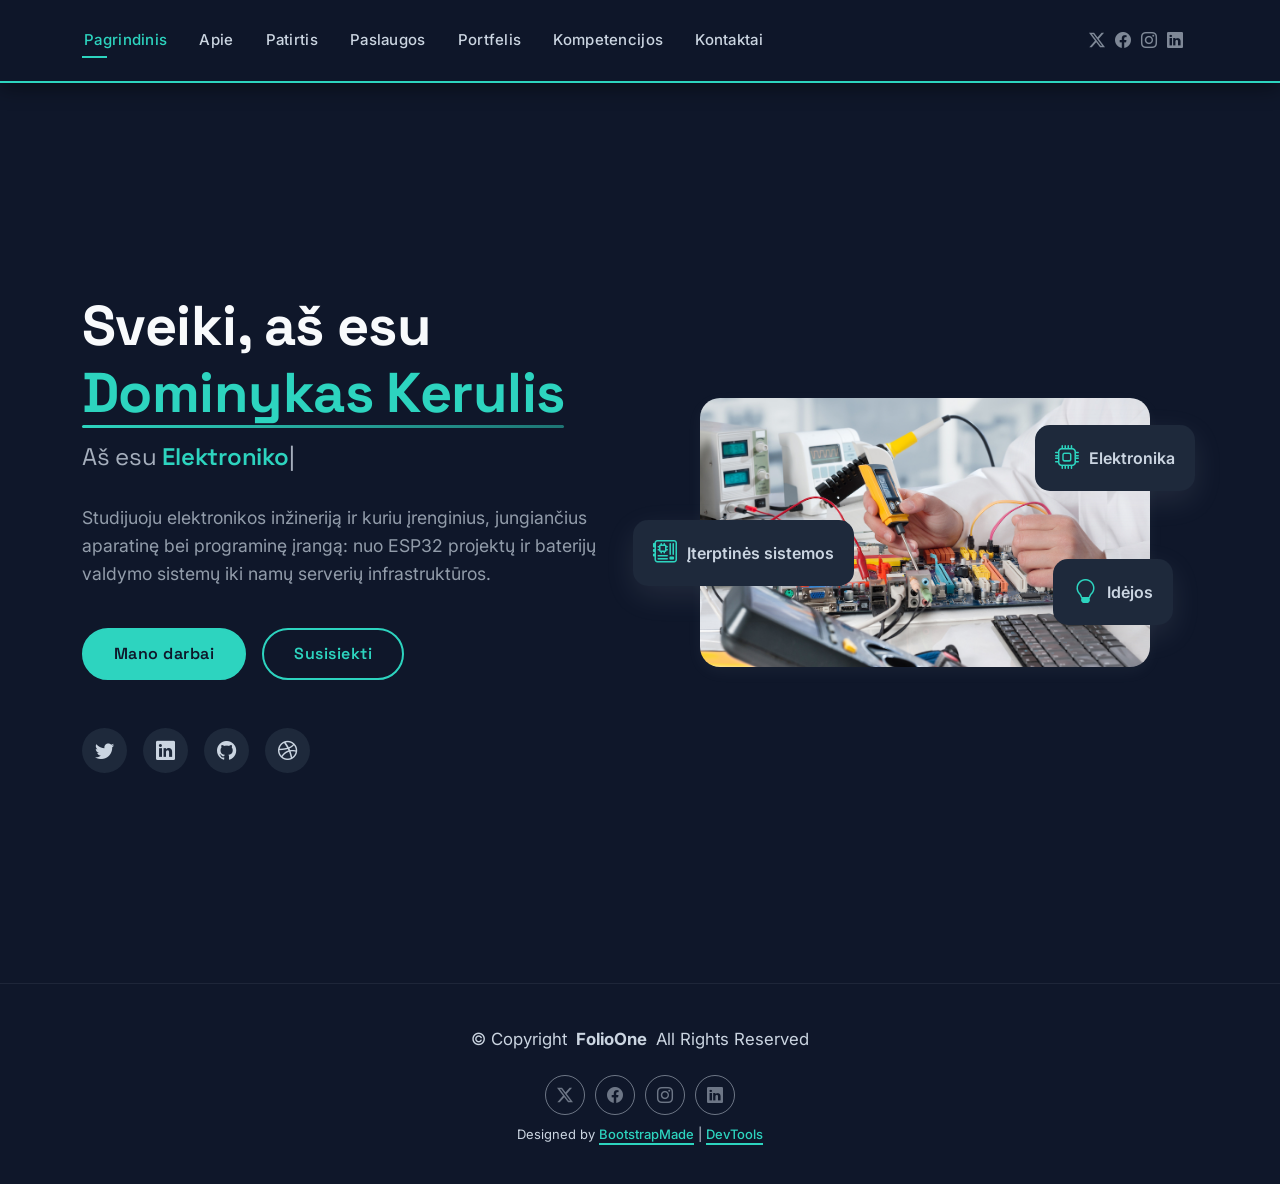
<file: index.html>
<!DOCTYPE html>
<html lang="lt">

<head>
  <meta charset="utf-8">
  <meta content="width=device-width, initial-scale=1.0" name="viewport">
  <title>Mano CV</title>
  <meta name="description" content="Dominykas Kerulis CV puslapis">
  <meta name="author" content="Dominykas Kerulis">
  <meta name="keywords" content="CV, elektronikos inžinerija, įterptinės sistemos">

  <!-- Favicons -->
  <link href="assets/img/favicon.png" rel="icon">
  <link href="assets/img/apple-touch-icon.png" rel="apple-touch-icon">

  <!-- Fonts -->
  <link href="https://fonts.googleapis.com" rel="preconnect">
  <link href="https://fonts.gstatic.com" rel="preconnect" crossorigin>
  <link href="https://fonts.googleapis.com/css2?family=Roboto:ital,wght@0,100;0,300;0,400;0,500;0,700;0,900;1,100;1,300;1,400;1,500;1,700;1,900&family=Poppins:ital,wght@0,100;0,200;0,300;0,400;0,500;0,600;0,700;0,800;0,900;1,100;1,200;1,300;1,400;1,500;1,600;1,700;1,800;1,900&family=Raleway:ital,wght@0,100;0,200;0,300;0,400;0,500;0,600;0,700;0,800;0,900;1,100;1,200;1,300;1,400;1,500;1,600;1,700;1,800;1,900&display=swap" rel="stylesheet">

  <!-- Vendor CSS Files -->
  <link href="assets/vendor/bootstrap/css/bootstrap.min.css" rel="stylesheet">
  <link href="assets/vendor/bootstrap-icons/bootstrap-icons.css" rel="stylesheet">
  <link href="assets/vendor/aos/aos.css" rel="stylesheet">
  <link href="assets/vendor/swiper/swiper-bundle.min.css" rel="stylesheet">
  <link href="assets/vendor/glightbox/css/glightbox.min.css" rel="stylesheet">

  <!-- Main CSS File -->
  <link href="assets/css/main.css" rel="stylesheet">
  <link href="assets/css/custom.css" rel="stylesheet">

  <!-- =======================================================
  * Template Name: FolioOne
  * Template URL: https://bootstrapmade.com/folioone-bootstrap-portfolio-website-template/
  * Updated: Aug 23 2025 with Bootstrap v5.3.7
  * Author: BootstrapMade.com
  * License: https://bootstrapmade.com/license/
  ======================================================== -->
</head>

<body class="index-page">

  <header id="header" class="header d-flex align-items-center light-background sticky-top">
    <div class="container position-relative d-flex align-items-center justify-content-between">

      <!-- <a href="index.html" class="logo d-flex align-items-center me-auto me-xl-0">
      <img src="assets/img/logo.webp" alt="">
      <h1 class="sitename">FolioOne</h1> 
    </a> -->

      <nav id="navmenu" class="navmenu">
        <ul>
          <li><a href="index.html" class="active">Pagrindinis</a></li>
          <li><a href="about.html">Apie</a></li>
          <li><a href="resume.html">Patirtis</a></li>
          <li><a href="services.html">Paslaugos</a></li>
          <li><a href="portfolio.html">Portfelis</a></li>
          <li><a href="skills.html">Kompetencijos</a></li>
          <li><a href="contact.html">Kontaktai</a></li>
        </ul>
        <i class="mobile-nav-toggle d-xl-none bi bi-list"></i>
      </nav>

      <div class="header-social-links">
        <a href="#" class="twitter"><i class="bi bi-twitter-x"></i></a>
        <a href="#" class="facebook"><i class="bi bi-facebook"></i></a>
        <a href="#" class="instagram"><i class="bi bi-instagram"></i></a>
        <a href="#" class="linkedin"><i class="bi bi-linkedin"></i></a>
      </div>

    </div>
  </header>

  <main class="main">

    <!-- Hero Section -->
    <section id="hero" class="hero section">

      <div class="container" data-aos="fade-up" data-aos-delay="100">

        <div class="row gy-4 align-items-center">
          <div class="col-lg-6 order-2 order-lg-1">
            <div class="hero-content">
              <h1 data-aos="fade-up" data-aos-delay="200">Sveiki, aš esu <span class="highlight">Dominykas Kerulis</span></h1>
              <h2 data-aos="fade-up" data-aos-delay="300">Aš esu <span class="typed" data-typed-items="Elektronikos inžinierius, Įterptinių sistemų kūrėjas, Homelab entuziastas, Atvirkštinės inžinerijos mėgėjas"></span></h2>
              <p data-aos="fade-up" data-aos-delay="400">Studijuoju elektronikos inžineriją ir kuriu įrenginius, jungiančius aparatinę bei programinę įrangą: nuo ESP32 projektų ir baterijų valdymo sistemų iki namų serverių infrastruktūros.</p>
              <div class="hero-actions" data-aos="fade-up" data-aos-delay="500">
                <a href="portfolio.html" class="btn btn-primary">Mano darbai</a>
                <a href="contact.html" class="btn btn-outline">Susisiekti</a>
              </div>
              <div class="social-links" data-aos="fade-up" data-aos-delay="600">
                <a href="#"><i class="bi bi-twitter"></i></a>
                <a href="#"><i class="bi bi-linkedin"></i></a>
                <a href="#"><i class="bi bi-github"></i></a>
                <a href="#"><i class="bi bi-dribbble"></i></a>
              </div>
            </div>
          </div>
          <div class="col-lg-6 order-1 order-lg-2">
            <div class="hero-image" data-aos="zoom-in" data-aos-delay="300">
              <div class="image-wrapper">
                <img src="assets/img/profile/elect.jpg" alt="Dominykas Kerulis, elektronikos inžinerijos studentas" width="600" class="img-fluid" style="height:auto;">
                <div class="floating-elements">
                  <div class="floating-card design" data-aos="fade-left" data-aos-delay="700">
                    <i class="bi bi-cpu"></i>
                    <span>Elektronika</span>
                  </div>
                  <div class="floating-card code" data-aos="fade-right" data-aos-delay="800">
                    <i class="bi bi-motherboard"></i>
                    <span>Įterptinės sistemos</span>
                  </div>
                  <div class="floating-card creativity" data-aos="fade-up" data-aos-delay="900">
                    <i class="bi bi-lightbulb"></i>
                    <span>Idėjos</span>
                  </div>
                </div>
              </div>
            </div>
          </div>
        </div>

      </div>

    </section><!-- /Hero Section -->

  </main>

  <footer id="footer" class="footer">

    <div class="container">
      <div class="copyright text-center ">
        <p>© <span>Copyright</span> <strong class="px-1 sitename">FolioOne</strong> <span>All Rights Reserved<br></span></p>
      </div>
      <div class="social-links d-flex justify-content-center">
        <a href=""><i class="bi bi-twitter-x"></i></a>
        <a href=""><i class="bi bi-facebook"></i></a>
        <a href=""><i class="bi bi-instagram"></i></a>
        <a href=""><i class="bi bi-linkedin"></i></a>
      </div>
      <div class="credits">
        <!-- All the links in the footer should remain intact. -->
        <!-- You can delete the links only if you've purchased the pro version. -->
        <!-- Licensing information: https://bootstrapmade.com/license/ -->
        <!-- Purchase the pro version with working PHP/AJAX contact form: [buy-url] -->
        Designed by <a href="https://bootstrapmade.com/">BootstrapMade</a> | <a href="https://bootstrapmade.com/tools/">DevTools</a>
      </div>
    </div>

  </footer>

  <!-- Scroll Top -->
  <a href="#" id="scroll-top" class="scroll-top d-flex align-items-center justify-content-center"><i class="bi bi-arrow-up-short"></i></a>

  <!-- Preloader -->
  <div id="preloader"></div>

  <!-- Vendor JS Files -->
  <script src="assets/vendor/bootstrap/js/bootstrap.bundle.min.js"></script>
  <script src="assets/vendor/php-email-form/validate.js"></script>
  <script src="assets/vendor/aos/aos.js"></script>
  <script src="assets/vendor/typed.js/typed.umd.js"></script>
  <script src="assets/vendor/waypoints/noframework.waypoints.js"></script>
  <script src="assets/vendor/purecounter/purecounter_vanilla.js"></script>
  <script src="assets/vendor/swiper/swiper-bundle.min.js"></script>
  <script src="assets/vendor/imagesloaded/imagesloaded.pkgd.min.js"></script>
  <script src="assets/vendor/isotope-layout/isotope.pkgd.min.js"></script>
  <script src="assets/vendor/glightbox/js/glightbox.min.js"></script>

  <!-- Main JS File -->
  <script src="assets/js/main.js"></script>

</body>

</html>
</file>
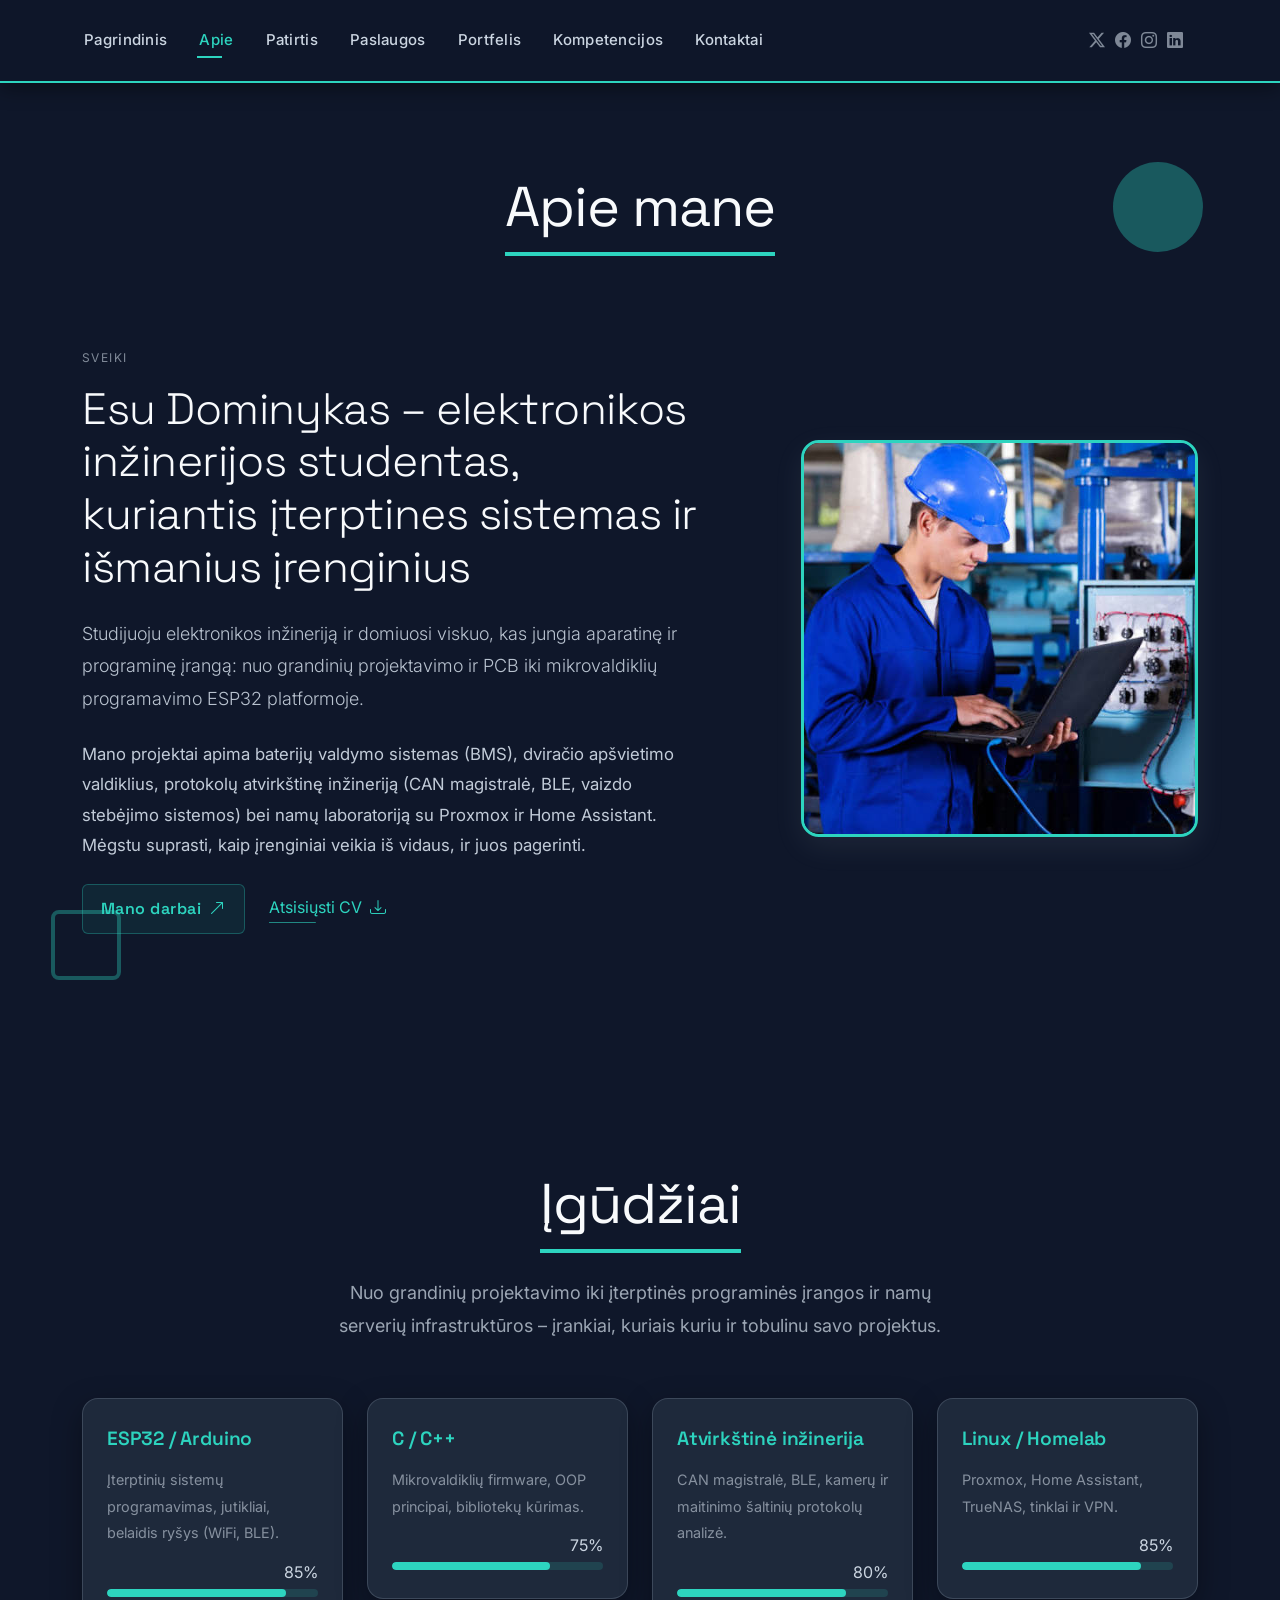
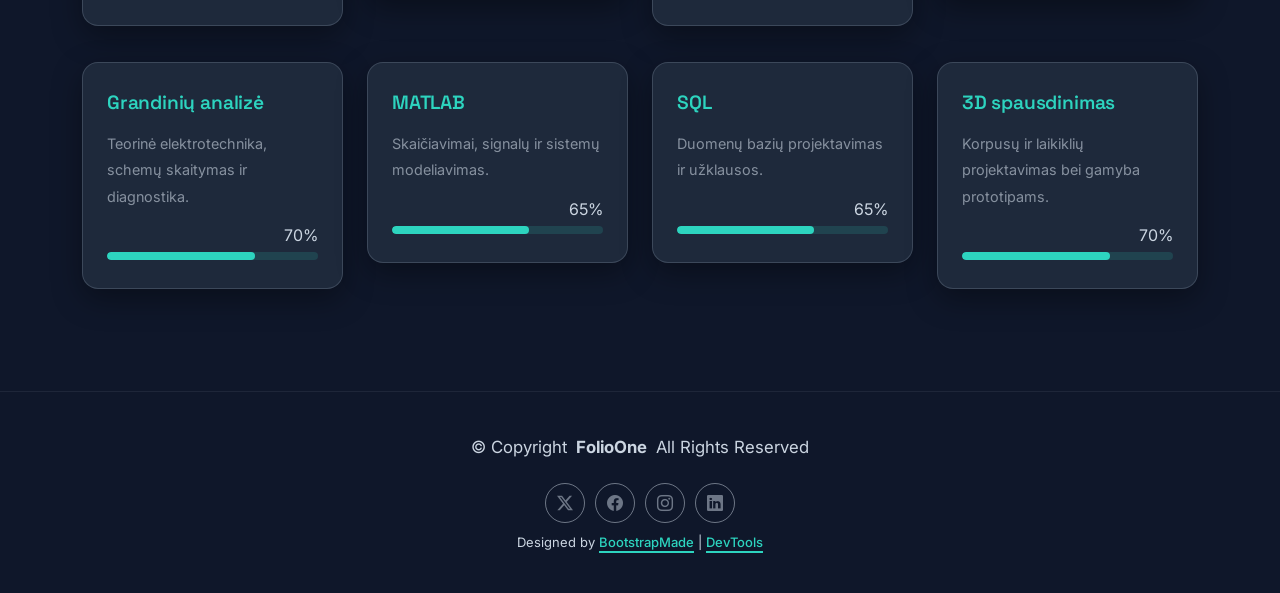
<file: about.html>
<!DOCTYPE html>
<html lang="lt">

<head>
  <meta charset="utf-8">
  <meta content="width=device-width, initial-scale=1.0" name="viewport">
  <title>Mano CV</title>
  <meta name="description" content="Dominykas Kerulis CV puslapis">
  <meta name="author" content="Dominykas Kerulis">
  <meta name="keywords" content="CV, elektronikos inžinerija, įterptinės sistemos">

  <!-- Favicons -->
  <link href="assets/img/favicon.png" rel="icon">
  <link href="assets/img/apple-touch-icon.png" rel="apple-touch-icon">

  <!-- Fonts -->
  <link href="https://fonts.googleapis.com" rel="preconnect">
  <link href="https://fonts.gstatic.com" rel="preconnect" crossorigin>
  <link href="https://fonts.googleapis.com/css2?family=Roboto:ital,wght@0,100;0,300;0,400;0,500;0,700;0,900;1,100;1,300;1,400;1,500;1,700;1,900&family=Poppins:ital,wght@0,100;0,200;0,300;0,400;0,500;0,600;0,700;0,800;0,900;1,100;1,200;1,300;1,400;1,500;1,600;1,700;1,800;1,900&family=Raleway:ital,wght@0,100;0,200;0,300;0,400;0,500;0,600;0,700;0,800;0,900;1,100;1,200;1,300;1,400;1,500;1,600;1,700;1,800;1,900&display=swap" rel="stylesheet">

  <!-- Vendor CSS Files -->
  <link href="assets/vendor/bootstrap/css/bootstrap.min.css" rel="stylesheet">
  <link href="assets/vendor/bootstrap-icons/bootstrap-icons.css" rel="stylesheet">
  <link href="assets/vendor/aos/aos.css" rel="stylesheet">
  <link href="assets/vendor/swiper/swiper-bundle.min.css" rel="stylesheet">
  <link href="assets/vendor/glightbox/css/glightbox.min.css" rel="stylesheet">

  <!-- Main CSS File -->
  <link href="assets/css/main.css" rel="stylesheet">
  <link href="assets/css/custom.css" rel="stylesheet">

  <!-- =======================================================
  * Template Name: FolioOne
  * Template URL: https://bootstrapmade.com/folioone-bootstrap-portfolio-website-template/
  * Updated: Aug 23 2025 with Bootstrap v5.3.7
  * Author: BootstrapMade.com
  * License: https://bootstrapmade.com/license/
  ======================================================== -->
</head>

<body class="about-page">

  <header id="header" class="header d-flex align-items-center light-background sticky-top">
    <div class="container position-relative d-flex align-items-center justify-content-between">

      <!-- <a href="index.html" class="logo d-flex align-items-center me-auto me-xl-0">
      <img src="assets/img/logo.webp" alt="">
      <h1 class="sitename">FolioOne</h1> 
    </a> -->

      <nav id="navmenu" class="navmenu">
        <ul>
          <li><a href="index.html">Pagrindinis</a></li>
          <li><a href="about.html" class="active">Apie</a></li>
          <li><a href="resume.html">Patirtis</a></li>
          <li><a href="services.html">Paslaugos</a></li>
          <li><a href="portfolio.html">Portfelis</a></li>
          <li><a href="skills.html">Kompetencijos</a></li>
          <li><a href="contact.html">Kontaktai</a></li>
        </ul>
        <i class="mobile-nav-toggle d-xl-none bi bi-list"></i>
      </nav>

      <div class="header-social-links">
        <a href="#" class="twitter"><i class="bi bi-twitter-x"></i></a>
        <a href="#" class="facebook"><i class="bi bi-facebook"></i></a>
        <a href="#" class="instagram"><i class="bi bi-instagram"></i></a>
        <a href="#" class="linkedin"><i class="bi bi-linkedin"></i></a>
      </div>

    </div>
  </header>

  <main class="main">

    <!-- About Section -->
    <section id="about" class="about section">
      <div class="about-shapes" aria-hidden="true">
        <span class="shape shape-circle"></span>
        <span class="shape shape-square"></span>
        <span class="shape shape-triangle"></span>
      </div>

      <!-- Section Title -->
      <div class="container section-title" data-aos="fade-up">
        <h2>Apie mane</h2>
      </div><!-- End Section Title -->

      <div class="container" data-aos="fade-up" data-aos-delay="100">

        <!-- Intro + Photo -->
        <div class="row align-items-center justify-content-between gy-5 mb-5">
          <div class="col-lg-7" data-aos="fade-right" data-aos-delay="150">
            <div class="intro-content">
              <span class="eyebrow">Sveiki</span>
              <h2 class="headline">Esu Dominykas – elektronikos inžinerijos studentas, kuriantis įterptines sistemas ir išmanius įrenginius</h2>
              <p class="lead">
                Studijuoju elektronikos inžineriją ir domiuosi viskuo, kas jungia aparatinę ir programinę įrangą: nuo grandinių projektavimo ir PCB iki mikrovaldiklių programavimo ESP32 platformoje.
              <p>
                Mano projektai apima baterijų valdymo sistemas (BMS), dviračio apšvietimo valdiklius, protokolų atvirkštinę inžineriją (CAN magistralė, BLE, vaizdo stebėjimo sistemos) bei namų laboratoriją su Proxmox ir Home Assistant. Mėgstu suprasti, kaip įrenginiai veikia iš vidaus, ir juos pagerinti.
    </p>
              <div class="cta-group">
                <a href="#portfolio" class="btn-ghost">
                  Mano darbai <i class="bi bi-arrow-up-right"></i>
                </a>
                <a href="#" class="link-underline">
                  Atsisiųsti CV <i class="bi bi-download"></i>
                </a>
              </div>
            </div>
          </div>

          <div class="col-lg-5" data-aos="zoom-in" data-aos-delay="250">
            <figure class="profile-figure text-center text-lg-end">
              <img src="assets/img/profile/about.jpg" alt="Dominykas Kerulis portretas" width="500" class="img-fluid profile-photo" style="height:auto;">
            </figure>
          </div>
        </div>
        <!-- End Intro + Photo -->
      </div>
    </section><!-- /About Section -->

    <!-- Skills Section -->
<section id="skills" class="skills section">

  <!-- Section Title -->
  <div class="container section-title" data-aos="fade-up">
    <h2>Įgūdžiai</h2>
    <p>Nuo grandinių projektavimo iki įterptinės programinės įrangos ir namų serverių infrastruktūros – įrankiai, kuriais kuriu ir tobulinu savo projektus.</p>
  </div><!-- End Section Title -->

  <div class="container" data-aos="fade-up" data-aos-delay="100">

    <div class="row g-4 skills-animation">

      <div class="col-md-6 col-lg-3" data-aos="fade-up" data-aos-delay="100">
        <div class="skill-box">
          <h3>ESP32 / Arduino</h3>
          <p>Įterptinių sistemų programavimas, jutikliai, belaidis ryšys (WiFi, BLE).</p>
          <span class="text-end d-block">85%</span>
          <div class="progress">
            <div class="progress-bar" role="progressbar" aria-valuenow="85" aria-valuemin="0" aria-valuemax="100"></div>
          </div>
        </div>
      </div>

      <div class="col-md-6 col-lg-3" data-aos="fade-up" data-aos-delay="200">
        <div class="skill-box">
          <h3>C / C++</h3>
          <p>Mikrovaldiklių firmware, OOP principai, bibliotekų kūrimas.</p>
          <span class="text-end d-block">75%</span>
          <div class="progress">
            <div class="progress-bar" role="progressbar" aria-valuenow="75" aria-valuemin="0" aria-valuemax="100"></div>
          </div>
        </div>
      </div>

      <div class="col-md-6 col-lg-3" data-aos="fade-up" data-aos-delay="300">
        <div class="skill-box">
          <h3>Atvirkštinė inžinerija</h3>
          <p>CAN magistralė, BLE, kamerų ir maitinimo šaltinių protokolų analizė.</p>
          <span class="text-end d-block">80%</span>
          <div class="progress">
            <div class="progress-bar" role="progressbar" aria-valuenow="80" aria-valuemin="0" aria-valuemax="100"></div>
          </div>
        </div>
      </div>

      <div class="col-md-6 col-lg-3" data-aos="fade-up" data-aos-delay="400">
        <div class="skill-box">
          <h3>Linux / Homelab</h3>
          <p>Proxmox, Home Assistant, TrueNAS, tinklai ir VPN.</p>
          <span class="text-end d-block">85%</span>
          <div class="progress">
            <div class="progress-bar" role="progressbar" aria-valuenow="85" aria-valuemin="0" aria-valuemax="100"></div>
          </div>
        </div>
      </div>

      <div class="col-md-6 col-lg-3" data-aos="fade-up" data-aos-delay="100">
        <div class="skill-box">
          <h3>Grandinių analizė</h3>
          <p>Teorinė elektrotechnika, schemų skaitymas ir diagnostika.</p>
          <span class="text-end d-block">70%</span>
          <div class="progress">
            <div class="progress-bar" role="progressbar" aria-valuenow="70" aria-valuemin="0" aria-valuemax="100"></div>
          </div>
        </div>
      </div>

      <div class="col-md-6 col-lg-3" data-aos="fade-up" data-aos-delay="200">
        <div class="skill-box">
          <h3>MATLAB</h3>
          <p>Skaičiavimai, signalų ir sistemų modeliavimas.</p>
          <span class="text-end d-block">65%</span>
          <div class="progress">
            <div class="progress-bar" role="progressbar" aria-valuenow="65" aria-valuemin="0" aria-valuemax="100"></div>
          </div>
        </div>
      </div>

      <div class="col-md-6 col-lg-3" data-aos="fade-up" data-aos-delay="300">
        <div class="skill-box">
          <h3>SQL</h3>
          <p>Duomenų bazių projektavimas ir užklausos.</p>
          <span class="text-end d-block">65%</span>
          <div class="progress">
            <div class="progress-bar" role="progressbar" aria-valuenow="65" aria-valuemin="0" aria-valuemax="100"></div>
          </div>
        </div>
      </div>

      <div class="col-md-6 col-lg-3" data-aos="fade-up" data-aos-delay="400">
        <div class="skill-box">
          <h3>3D spausdinimas</h3>
          <p>Korpusų ir laikiklių projektavimas bei gamyba prototipams.</p>
          <span class="text-end d-block">70%</span>
          <div class="progress">
            <div class="progress-bar" role="progressbar" aria-valuenow="70" aria-valuemin="0" aria-valuemax="100"></div>
          </div>
        </div>
      </div>

    </div>

  </div>

</section><!-- /Skills Section -->
</main>
  <footer id="footer" class="footer">

    <div class="container">
      <div class="copyright text-center ">
        <p>© <span>Copyright</span> <strong class="px-1 sitename">FolioOne</strong> <span>All Rights Reserved<br></span></p>
      </div>
      <div class="social-links d-flex justify-content-center">
        <a href=""><i class="bi bi-twitter-x"></i></a>
        <a href=""><i class="bi bi-facebook"></i></a>
        <a href=""><i class="bi bi-instagram"></i></a>
        <a href=""><i class="bi bi-linkedin"></i></a>
      </div>
      <div class="credits">
        <!-- All the links in the footer should remain intact. -->
        <!-- You can delete the links only if you've purchased the pro version. -->
        <!-- Licensing information: https://bootstrapmade.com/license/ -->
        <!-- Purchase the pro version with working PHP/AJAX contact form: [buy-url] -->
        Designed by <a href="https://bootstrapmade.com/">BootstrapMade</a> | <a href="https://bootstrapmade.com/tools/">DevTools</a>
      </div>
    </div>

  </footer>

  <!-- Scroll Top -->
  <a href="#" id="scroll-top" class="scroll-top d-flex align-items-center justify-content-center"><i class="bi bi-arrow-up-short"></i></a>

  <!-- Preloader -->
  <div id="preloader"></div>

  <!-- Vendor JS Files -->
  <script src="assets/vendor/bootstrap/js/bootstrap.bundle.min.js"></script>
  <script src="assets/vendor/php-email-form/validate.js"></script>
  <script src="assets/vendor/aos/aos.js"></script>
  <script src="assets/vendor/typed.js/typed.umd.js"></script>
  <script src="assets/vendor/waypoints/noframework.waypoints.js"></script>
  <script src="assets/vendor/purecounter/purecounter_vanilla.js"></script>
  <script src="assets/vendor/swiper/swiper-bundle.min.js"></script>
  <script src="assets/vendor/imagesloaded/imagesloaded.pkgd.min.js"></script>
  <script src="assets/vendor/isotope-layout/isotope.pkgd.min.js"></script>
  <script src="assets/vendor/glightbox/js/glightbox.min.js"></script>

  <!-- Main JS File -->
  <script src="assets/js/main.js"></script>

</body>

</html>
</file>
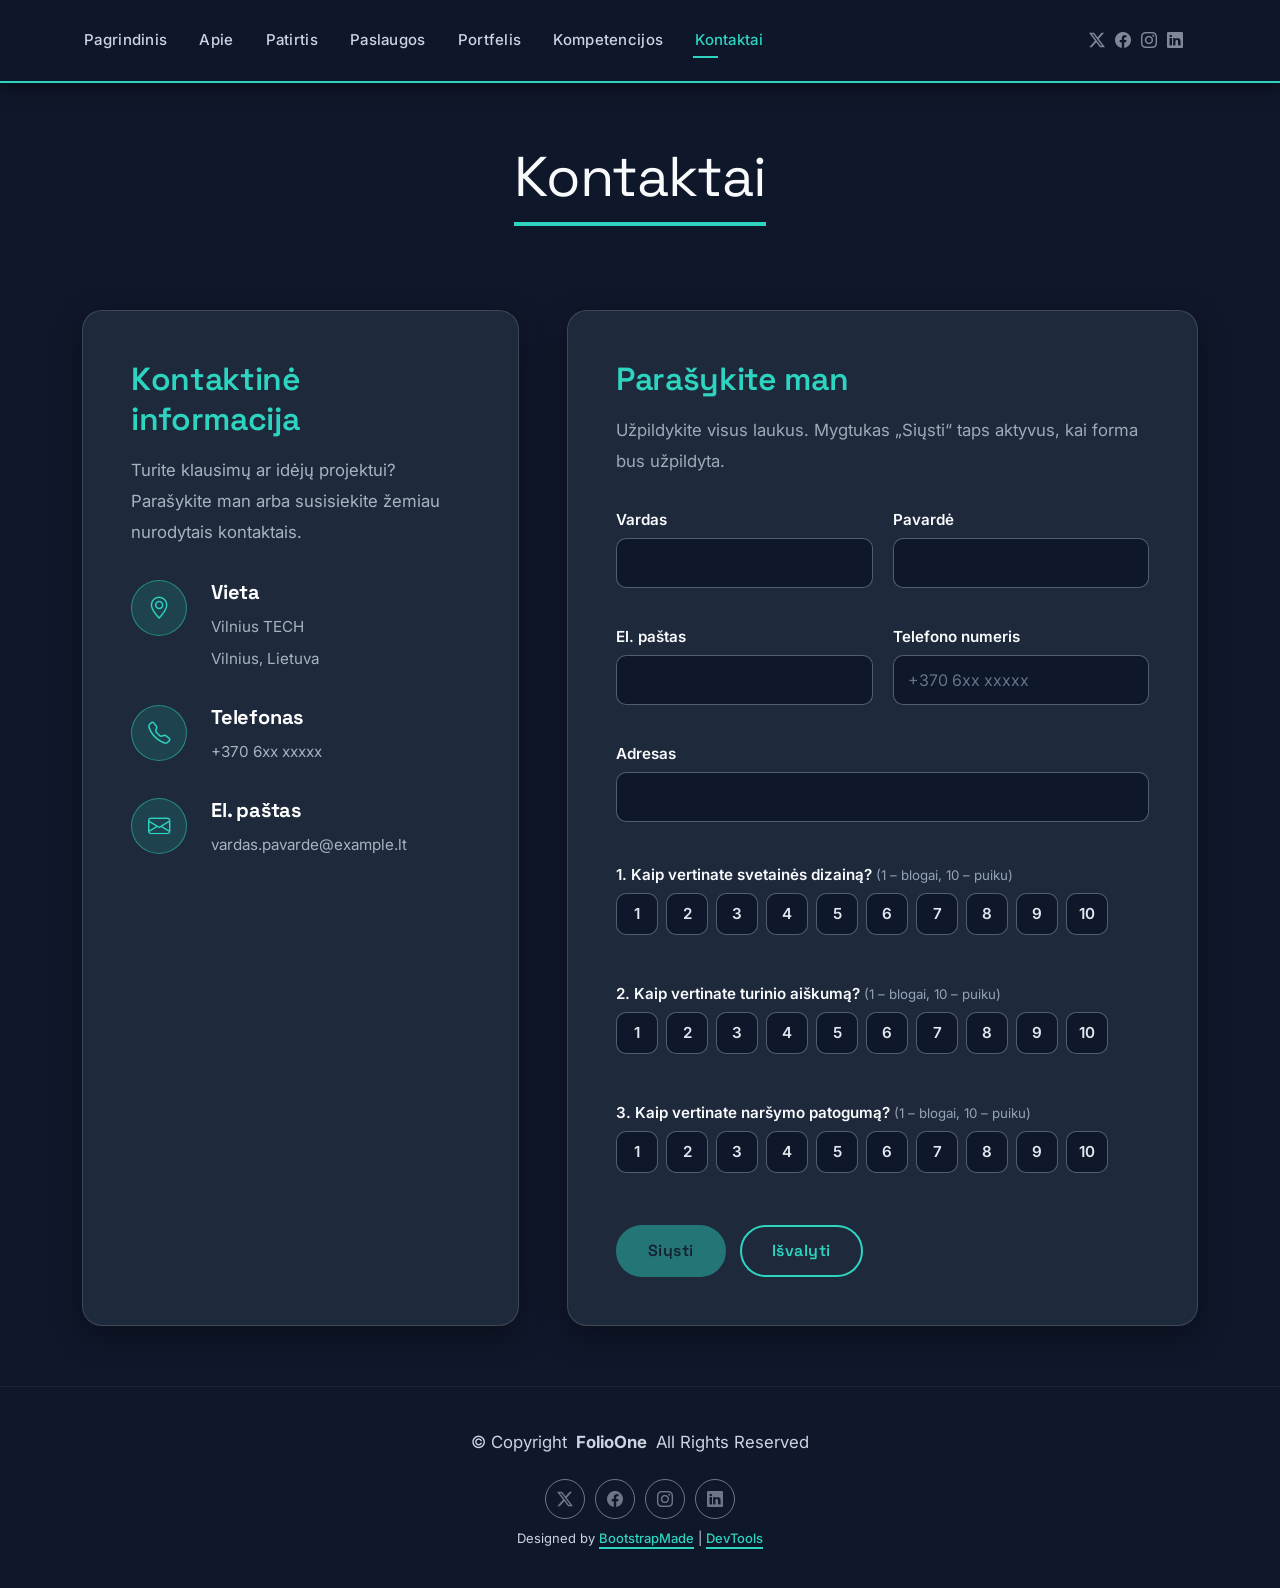
<file: contact.html>
<!DOCTYPE html>
<html lang="lt">

<head>
  <meta charset="utf-8">
  <meta content="width=device-width, initial-scale=1.0" name="viewport">
  <title>Mano CV</title>
  <meta name="description" content="Dominykas Kerulis CV puslapis">
  <meta name="author" content="Dominykas Kerulis">
  <meta name="keywords" content="CV, elektronikos inžinerija, įterptinės sistemos">

  <!-- Favicons -->
  <link href="assets/img/favicon.png" rel="icon">
  <link href="assets/img/apple-touch-icon.png" rel="apple-touch-icon">

  <!-- Fonts -->
  <link href="https://fonts.googleapis.com" rel="preconnect">
  <link href="https://fonts.gstatic.com" rel="preconnect" crossorigin>
  <link href="https://fonts.googleapis.com/css2?family=Roboto:ital,wght@0,100;0,300;0,400;0,500;0,700;0,900;1,100;1,300;1,400;1,500;1,700;1,900&family=Poppins:ital,wght@0,100;0,200;0,300;0,400;0,500;0,600;0,700;0,800;0,900;1,100;1,200;1,300;1,400;1,500;1,600;1,700;1,800;1,900&family=Raleway:ital,wght@0,100;0,200;0,300;0,400;0,500;0,600;0,700;0,800;0,900;1,100;1,200;1,300;1,400;1,500;1,600;1,700;1,800;1,900&display=swap" rel="stylesheet">

  <!-- Vendor CSS Files -->
  <link href="assets/vendor/bootstrap/css/bootstrap.min.css" rel="stylesheet">
  <link href="assets/vendor/bootstrap-icons/bootstrap-icons.css" rel="stylesheet">
  <link href="assets/vendor/aos/aos.css" rel="stylesheet">
  <link href="assets/vendor/swiper/swiper-bundle.min.css" rel="stylesheet">
  <link href="assets/vendor/glightbox/css/glightbox.min.css" rel="stylesheet">

  <!-- Main CSS File -->
  <link href="assets/css/main.css" rel="stylesheet">
  <link href="assets/css/custom.css" rel="stylesheet">

  <!-- =======================================================
  * Template Name: FolioOne
  * Template URL: https://bootstrapmade.com/folioone-bootstrap-portfolio-website-template/
  * Updated: Aug 23 2025 with Bootstrap v5.3.7
  * Author: BootstrapMade.com
  * License: https://bootstrapmade.com/license/
  ======================================================== -->
</head>

<body class="contact-page">

  <header id="header" class="header d-flex align-items-center light-background sticky-top">
    <div class="container position-relative d-flex align-items-center justify-content-between">

      <!-- <a href="index.html" class="logo d-flex align-items-center me-auto me-xl-0">
      <img src="assets/img/logo.webp" alt="">
      <h1 class="sitename">FolioOne</h1> 
    </a> -->

      <nav id="navmenu" class="navmenu">
        <ul>
          <li><a href="index.html">Pagrindinis</a></li>
          <li><a href="about.html">Apie</a></li>
          <li><a href="resume.html">Patirtis</a></li>
          <li><a href="services.html">Paslaugos</a></li>
          <li><a href="portfolio.html">Portfelis</a></li>
          <li><a href="skills.html">Kompetencijos</a></li>
          <li><a href="contact.html" class="active">Kontaktai</a></li>
        </ul>
        <i class="mobile-nav-toggle d-xl-none bi bi-list"></i>
      </nav>

      <div class="header-social-links">
        <a href="#" class="twitter"><i class="bi bi-twitter-x"></i></a>
        <a href="#" class="facebook"><i class="bi bi-facebook"></i></a>
        <a href="#" class="instagram"><i class="bi bi-instagram"></i></a>
        <a href="#" class="linkedin"><i class="bi bi-linkedin"></i></a>
      </div>

    </div>
  </header>

  <main class="main">

    <!-- Contact Section -->
    <section id="contact" class="contact section">

      <!-- Section Title -->
      <div class="container section-title" data-aos="fade-up">
        <h2>Kontaktai</h2>
      </div><!-- End Section Title -->

      <div class="container" data-aos="fade-up" data-aos-delay="100">

        <div class="row g-4 g-lg-5">
          <div class="col-lg-5">
            <div class="info-box" data-aos="fade-up" data-aos-delay="200">
              <h3>Kontaktinė informacija</h3>
              <p>Turite klausimų ar idėjų projektui? Parašykite man arba susisiekite žemiau nurodytais kontaktais.</p>

              <div class="info-item" data-aos="fade-up" data-aos-delay="300">
                <div class="icon-box">
                  <i class="bi bi-geo-alt"></i>
                </div>
                <div class="content">
                  <h4>Vieta</h4>
                  <p>Vilnius TECH</p>
                  <p>Vilnius, Lietuva</p>
                </div>
              </div>

              <div class="info-item" data-aos="fade-up" data-aos-delay="400">
                <div class="icon-box">
                  <i class="bi bi-telephone"></i>
                </div>
                <div class="content">
                  <h4>Telefonas</h4>
                  <p>+370 6xx xxxxx</p>
                </div>
              </div>

              <div class="info-item" data-aos="fade-up" data-aos-delay="500">
                <div class="icon-box">
                  <i class="bi bi-envelope"></i>
                </div>
                <div class="content">
                  <h4>El. paštas</h4>
                  <p>vardas.pavarde@example.lt</p>
                </div>
              </div>
            </div>
          </div>

          <div class="col-lg-7">
            <div class="contact-form" data-aos="fade-up" data-aos-delay="300">
              <h3>Parašykite man</h3>
              <p>Užpildykite visus laukus. Mygtukas „Siųsti“ taps aktyvus, kai forma bus užpildyta.</p>

              <form id="contact-form" class="cv-form" novalidate>
                <div class="cv-form-grid">
                  <div class="form-field">
                    <label for="vardas">Vardas</label>
                    <input type="text" id="vardas" name="vardas" autocomplete="given-name" required >
                    <p class="field-error" data-error-for="vardas" aria-live="polite"></p>
                  </div>
                  <div class="form-field">
                    <label for="pavarde">Pavardė</label>
                    <input type="text" id="pavarde" name="pavarde" autocomplete="family-name" required >
                    <p class="field-error" data-error-for="pavarde" aria-live="polite"></p>
                  </div>
                  <div class="form-field">
                    <label for="email">El. paštas</label>
                    <input type="email" id="email" name="email" autocomplete="email" required >
                    <p class="field-error" data-error-for="email" aria-live="polite"></p>
                  </div>
                  <div class="form-field">
                    <label for="telefonas">Telefono numeris</label>
                    <input type="tel" id="telefonas" name="telefonas" autocomplete="tel" required inputmode="numeric" placeholder="+370 6xx xxxxx">
                    <p class="field-error" data-error-for="telefonas" aria-live="polite"></p>
                  </div>
                  <div class="form-field form-field-full">
                    <label for="adresas">Adresas</label>
                    <input type="text" id="adresas" name="adresas" autocomplete="street-address" required>
                    <p class="field-error" data-error-for="adresas" aria-live="polite"></p>
                  </div>
                </div>

                  <fieldset class="rating-group">
                    <legend>1. Kaip vertinate svetainės dizainą? <small>(1 – blogai, 10 – puiku)</small></legend>
                    <div class="rating-options"><label class="rating-option"><input type="radio" name="q1" value="1" required><span>1</span></label><label class="rating-option"><input type="radio" name="q1" value="2" required><span>2</span></label><label class="rating-option"><input type="radio" name="q1" value="3" required><span>3</span></label><label class="rating-option"><input type="radio" name="q1" value="4" required><span>4</span></label><label class="rating-option"><input type="radio" name="q1" value="5" required><span>5</span></label><label class="rating-option"><input type="radio" name="q1" value="6" required><span>6</span></label><label class="rating-option"><input type="radio" name="q1" value="7" required><span>7</span></label><label class="rating-option"><input type="radio" name="q1" value="8" required><span>8</span></label><label class="rating-option"><input type="radio" name="q1" value="9" required><span>9</span></label><label class="rating-option"><input type="radio" name="q1" value="10" required><span>10</span></label></div>
                    <p class="field-error" data-error-for="q1" aria-live="polite"></p>
                  </fieldset>

                  <fieldset class="rating-group">
                    <legend>2. Kaip vertinate turinio aiškumą? <small>(1 – blogai, 10 – puiku)</small></legend>
                    <div class="rating-options"><label class="rating-option"><input type="radio" name="q2" value="1" required><span>1</span></label><label class="rating-option"><input type="radio" name="q2" value="2" required><span>2</span></label><label class="rating-option"><input type="radio" name="q2" value="3" required><span>3</span></label><label class="rating-option"><input type="radio" name="q2" value="4" required><span>4</span></label><label class="rating-option"><input type="radio" name="q2" value="5" required><span>5</span></label><label class="rating-option"><input type="radio" name="q2" value="6" required><span>6</span></label><label class="rating-option"><input type="radio" name="q2" value="7" required><span>7</span></label><label class="rating-option"><input type="radio" name="q2" value="8" required><span>8</span></label><label class="rating-option"><input type="radio" name="q2" value="9" required><span>9</span></label><label class="rating-option"><input type="radio" name="q2" value="10" required><span>10</span></label></div>
                    <p class="field-error" data-error-for="q2" aria-live="polite"></p>
                  </fieldset>

                  <fieldset class="rating-group">
                    <legend>3. Kaip vertinate naršymo patogumą? <small>(1 – blogai, 10 – puiku)</small></legend>
                    <div class="rating-options"><label class="rating-option"><input type="radio" name="q3" value="1" required><span>1</span></label><label class="rating-option"><input type="radio" name="q3" value="2" required><span>2</span></label><label class="rating-option"><input type="radio" name="q3" value="3" required><span>3</span></label><label class="rating-option"><input type="radio" name="q3" value="4" required><span>4</span></label><label class="rating-option"><input type="radio" name="q3" value="5" required><span>5</span></label><label class="rating-option"><input type="radio" name="q3" value="6" required><span>6</span></label><label class="rating-option"><input type="radio" name="q3" value="7" required><span>7</span></label><label class="rating-option"><input type="radio" name="q3" value="8" required><span>8</span></label><label class="rating-option"><input type="radio" name="q3" value="9" required><span>9</span></label><label class="rating-option"><input type="radio" name="q3" value="10" required><span>10</span></label></div>
                    <p class="field-error" data-error-for="q3" aria-live="polite"></p>
                  </fieldset>

                <div class="form-actions">
                  <button type="submit" class="btn btn-primary" id="submit-btn" disabled>Siųsti</button>
                  <button type="button" class="btn btn-outline" id="clear-btn">Išvalyti</button>
                </div>
              </form>

              <div id="form-result" class="form-result" aria-live="polite" hidden></div>

            </div>
          </div>

        </div>

      </div>

    </section><!-- /Contact Section -->

  </main>

  <footer id="footer" class="footer">

    <div class="container">
      <div class="copyright text-center ">
        <p>© <span>Copyright</span> <strong class="px-1 sitename">FolioOne</strong> <span>All Rights Reserved<br></span></p>
      </div>
      <div class="social-links d-flex justify-content-center">
        <a href=""><i class="bi bi-twitter-x"></i></a>
        <a href=""><i class="bi bi-facebook"></i></a>
        <a href=""><i class="bi bi-instagram"></i></a>
        <a href=""><i class="bi bi-linkedin"></i></a>
      </div>
      <div class="credits">
        <!-- All the links in the footer should remain intact. -->
        <!-- You can delete the links only if you've purchased the pro version. -->
        <!-- Licensing information: https://bootstrapmade.com/license/ -->
        <!-- Purchase the pro version with working PHP/AJAX contact form: [buy-url] -->
        Designed by <a href="https://bootstrapmade.com/">BootstrapMade</a> | <a href="https://bootstrapmade.com/tools/">DevTools</a>
      </div>
    </div>

  </footer>

  <!-- Scroll Top -->
  <a href="#" id="scroll-top" class="scroll-top d-flex align-items-center justify-content-center"><i class="bi bi-arrow-up-short"></i></a>

  <!-- Preloader -->
  <div id="preloader"></div>

  <!-- Vendor JS Files -->
  <script src="assets/vendor/bootstrap/js/bootstrap.bundle.min.js"></script>
  <script src="assets/vendor/php-email-form/validate.js"></script>
  <script src="assets/vendor/aos/aos.js"></script>
  <script src="assets/vendor/typed.js/typed.umd.js"></script>
  <script src="assets/vendor/waypoints/noframework.waypoints.js"></script>
  <script src="assets/vendor/purecounter/purecounter_vanilla.js"></script>
  <script src="assets/vendor/swiper/swiper-bundle.min.js"></script>
  <script src="assets/vendor/imagesloaded/imagesloaded.pkgd.min.js"></script>
  <script src="assets/vendor/isotope-layout/isotope.pkgd.min.js"></script>
  <script src="assets/vendor/glightbox/js/glightbox.min.js"></script>

  <!-- Main JS File -->
  <script src="assets/js/main.js"></script>
  <script src="assets/js/custom.js"></script>

</body>

</html>
</file>
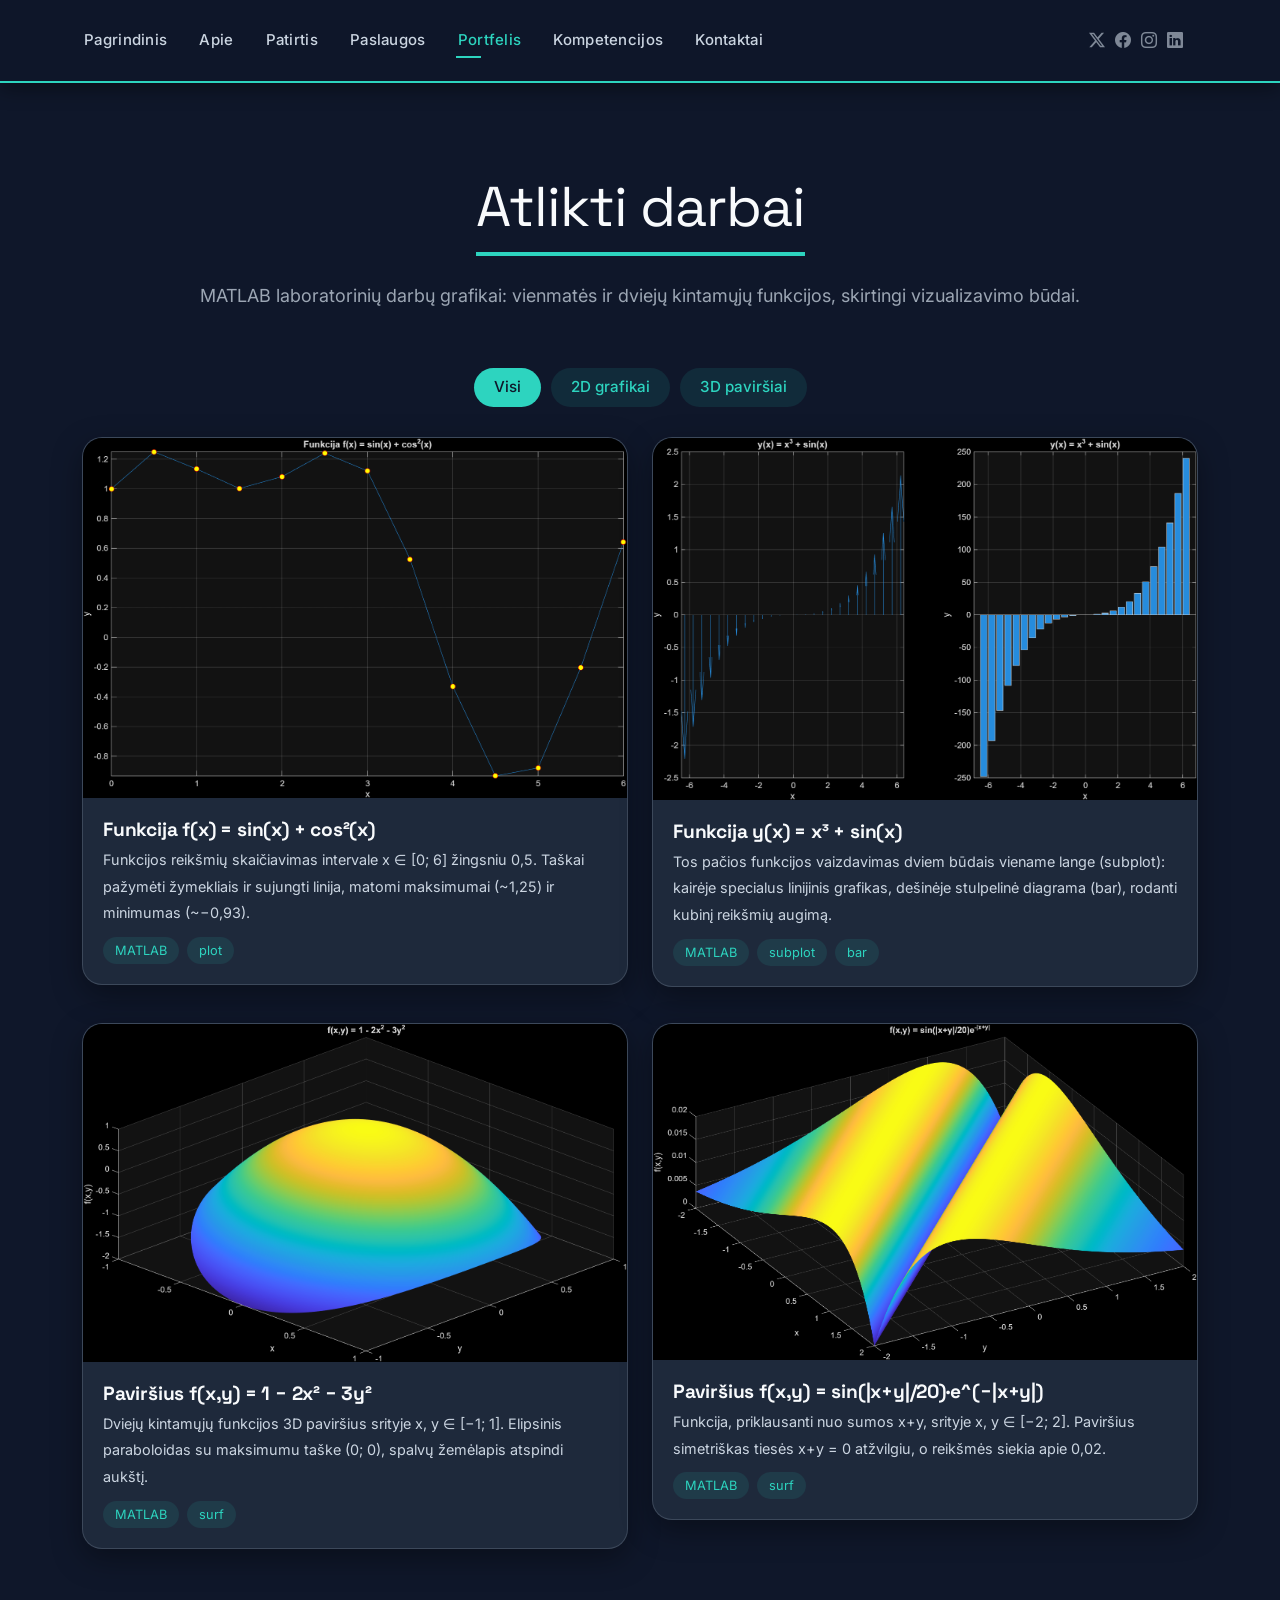
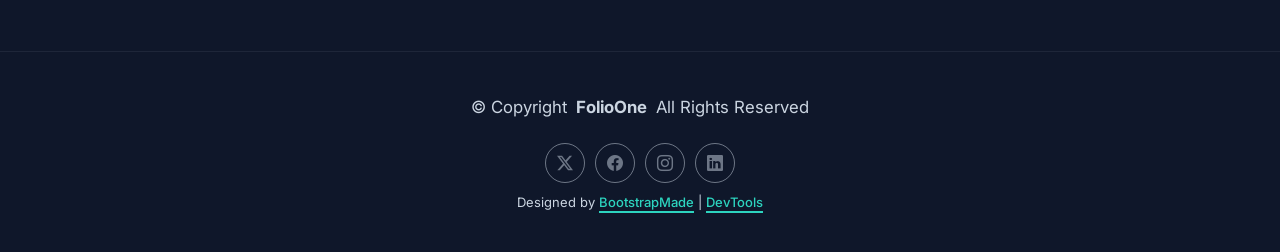
<file: portfolio.html>
<!DOCTYPE html>
<html lang="lt">

<head>
  <meta charset="utf-8">
  <meta content="width=device-width, initial-scale=1.0" name="viewport">
  <title>Mano CV</title>
  <meta name="description" content="Dominykas Kerulis CV puslapis">
  <meta name="author" content="Dominykas Kerulis">
  <meta name="keywords" content="CV, elektronikos inžinerija, įterptinės sistemos">

  <!-- Favicons -->
  <link href="assets/img/favicon.png" rel="icon">
  <link href="assets/img/apple-touch-icon.png" rel="apple-touch-icon">

  <!-- Fonts -->
  <link href="https://fonts.googleapis.com" rel="preconnect">
  <link href="https://fonts.gstatic.com" rel="preconnect" crossorigin>
  <link href="https://fonts.googleapis.com/css2?family=Roboto:ital,wght@0,100;0,300;0,400;0,500;0,700;0,900;1,100;1,300;1,400;1,500;1,700;1,900&family=Poppins:ital,wght@0,100;0,200;0,300;0,400;0,500;0,600;0,700;0,800;0,900;1,100;1,200;1,300;1,400;1,500;1,600;1,700;1,800;1,900&family=Raleway:ital,wght@0,100;0,200;0,300;0,400;0,500;0,600;0,700;0,800;0,900;1,100;1,200;1,300;1,400;1,500;1,600;1,700;1,800;1,900&display=swap" rel="stylesheet">

  <!-- Vendor CSS Files -->
  <link href="assets/vendor/bootstrap/css/bootstrap.min.css" rel="stylesheet">
  <link href="assets/vendor/bootstrap-icons/bootstrap-icons.css" rel="stylesheet">
  <link href="assets/vendor/aos/aos.css" rel="stylesheet">
  <link href="assets/vendor/swiper/swiper-bundle.min.css" rel="stylesheet">
  <link href="assets/vendor/glightbox/css/glightbox.min.css" rel="stylesheet">

  <!-- Main CSS File -->
  <link href="assets/css/main.css" rel="stylesheet">
  <link href="assets/css/custom.css" rel="stylesheet">

  <!-- =======================================================
  * Template Name: FolioOne
  * Template URL: https://bootstrapmade.com/folioone-bootstrap-portfolio-website-template/
  * Updated: Aug 23 2025 with Bootstrap v5.3.7
  * Author: BootstrapMade.com
  * License: https://bootstrapmade.com/license/
  ======================================================== -->
</head>

<body class="portfolio-page">

  <header id="header" class="header d-flex align-items-center light-background sticky-top">
    <div class="container position-relative d-flex align-items-center justify-content-between">

      <nav id="navmenu" class="navmenu">
        <ul>
          <li><a href="index.html">Pagrindinis</a></li>
          <li><a href="about.html">Apie</a></li>
          <li><a href="resume.html">Patirtis</a></li>
          <li><a href="services.html">Paslaugos</a></li>
          <li><a href="portfolio.html" class="active">Portfelis</a></li>
          <li><a href="skills.html">Kompetencijos</a></li>
          <li><a href="contact.html">Kontaktai</a></li>
        </ul>
        <i class="mobile-nav-toggle d-xl-none bi bi-list"></i>
      </nav>

      <div class="header-social-links">
        <a href="#" class="twitter"><i class="bi bi-twitter-x"></i></a>
        <a href="#" class="facebook"><i class="bi bi-facebook"></i></a>
        <a href="#" class="instagram"><i class="bi bi-instagram"></i></a>
        <a href="#" class="linkedin"><i class="bi bi-linkedin"></i></a>
      </div>

    </div>
  </header>

  <main class="main">

    <!-- Portfolio Section -->
    <section id="portfolio" class="portfolio section">

      <!-- Section Title -->
      <div class="container section-title" data-aos="fade-up">
        <h2>Atlikti darbai</h2>
        <p>MATLAB laboratorinių darbų grafikai: vienmatės ir dviejų kintamųjų funkcijos, skirtingi vizualizavimo būdai.</p>
      </div><!-- End Section Title -->

      <div class="container" data-aos="fade-up" data-aos-delay="100">

        <div class="isotope-layout" data-default-filter="*" data-layout="fitRows" data-sort="original-order">
          <ul class="portfolio-filters isotope-filters" data-aos="fade-up" data-aos-delay="200">
            <li data-filter="*" class="filter-active">Visi</li>
            <li data-filter=".filter-2d">2D grafikai</li>
            <li data-filter=".filter-3d">3D paviršiai</li>
          </ul><!-- End Portfolio Filters -->

          <div class="row gy-4 isotope-container" data-aos="fade-up" data-aos-delay="300">
            <div class="col-lg-6 col-md-6 portfolio-item isotope-item filter-2d">
              <div class="portfolio-card">
                <div class="portfolio-img">
                  <img src="assets/img/portfolio/ld-1.png" alt="Funkcijos f(x) = sin(x) + cos²(x) grafikas" width="1382" height="915" class="img-fluid" style="height:auto;">
                  <div class="portfolio-overlay">
                    <a href="assets/img/portfolio/ld-1.png" class="glightbox portfolio-lightbox"><i class="bi bi-plus"></i></a>
                    <a href="#" class="portfolio-details-link"><i class="bi bi-link"></i></a>
                  </div>
                </div>
                <div class="portfolio-info">
                  <h4>Funkcija f(x) = sin(x) + cos²(x)</h4>
                  <p>Funkcijos reikšmių skaičiavimas intervale x ∈ [0; 6] žingsniu 0,5. Taškai pažymėti žymekliais ir sujungti linija, matomi maksimumai (~1,25) ir minimumas (~−0,93).</p>
                  <div class="portfolio-tags">
                    <span>MATLAB</span>
                    <span>plot</span>
                  </div>
                </div>
              </div>
            </div>

            <div class="col-lg-6 col-md-6 portfolio-item isotope-item filter-2d">
              <div class="portfolio-card">
                <div class="portfolio-img">
                  <img src="assets/img/portfolio/ld-2.png" alt="Funkcijos y(x) = x³ + sin(x) grafikai: linijinis ir stulpelinis" width="1376" height="915" class="img-fluid" style="height:auto;">
                  <div class="portfolio-overlay">
                    <a href="assets/img/portfolio/ld-2.png" class="glightbox portfolio-lightbox"><i class="bi bi-plus"></i></a>
                    <a href="#" class="portfolio-details-link"><i class="bi bi-link"></i></a>
                  </div>
                </div>
                <div class="portfolio-info">
                  <h4>Funkcija y(x) = x³ + sin(x)</h4>
                  <p>Tos pačios funkcijos vaizdavimas dviem būdais viename lange (subplot): kairėje specialus linijinis grafikas, dešinėje stulpelinė diagrama (bar), rodanti kubinį reikšmių augimą.</p>
                  <div class="portfolio-tags">
                    <span>MATLAB</span>
                    <span>subplot</span>
                    <span>bar</span>
                  </div>
                </div>
              </div>
            </div>

            <div class="col-lg-6 col-md-6 portfolio-item isotope-item filter-3d">
              <div class="portfolio-card">
                <div class="portfolio-img">
                  <img src="assets/img/portfolio/ld-3.png" alt="3D paviršius f(x,y) = 1 − 2x² − 3y²" width="1429" height="888" class="img-fluid" style="height:auto;">
                  <div class="portfolio-overlay">
                    <a href="assets/img/portfolio/ld-3.png" class="glightbox portfolio-lightbox"><i class="bi bi-plus"></i></a>
                    <a href="#" class="portfolio-details-link"><i class="bi bi-link"></i></a>
                  </div>
                </div>
                <div class="portfolio-info">
                  <h4>Paviršius f(x,y) = 1 − 2x² − 3y²</h4>
                  <p>Dviejų kintamųjų funkcijos 3D paviršius srityje x, y ∈ [−1; 1]. Elipsinis paraboloidas su maksimumu taške (0; 0), spalvų žemėlapis atspindi aukštį.</p>
                  <div class="portfolio-tags">
                    <span>MATLAB</span>
                    <span>surf</span>
                  </div>
                </div>
              </div>
            </div>

            <div class="col-lg-6 col-md-6 portfolio-item isotope-item filter-3d">
              <div class="portfolio-card">
                <div class="portfolio-img">
                  <img src="assets/img/portfolio/ld-4.png" alt="3D paviršius f(x,y) = sin(|x+y|/20)·e^(−|x+y|)" width="1451" height="897" class="img-fluid" style="height:auto;">
                  <div class="portfolio-overlay">
                    <a href="assets/img/portfolio/ld-4.png" class="glightbox portfolio-lightbox"><i class="bi bi-plus"></i></a>
                    <a href="#" class="portfolio-details-link"><i class="bi bi-link"></i></a>
                  </div>
                </div>
                <div class="portfolio-info">
                  <h4>Paviršius f(x,y) = sin(|x+y|/20)·e^(−|x+y|)</h4>
                  <p>Funkcija, priklausanti nuo sumos x+y, srityje x, y ∈ [−2; 2]. Paviršius simetriškas tiesės x+y = 0 atžvilgiu, o reikšmės siekia apie 0,02.</p>
                  <div class="portfolio-tags">
                    <span>MATLAB</span>
                    <span>surf</span>
                  </div>
                </div>
              </div>
            </div>
          </div><!-- End Portfolio Items Container -->

        </div>

      </div>

    </section><!-- /Portfolio Section -->

  </main>

  <footer id="footer" class="footer">

    <div class="container">
      <div class="copyright text-center ">
        <p>© <span>Copyright</span> <strong class="px-1 sitename">FolioOne</strong> <span>All Rights Reserved<br></span></p>
      </div>
      <div class="social-links d-flex justify-content-center">
        <a href=""><i class="bi bi-twitter-x"></i></a>
        <a href=""><i class="bi bi-facebook"></i></a>
        <a href=""><i class="bi bi-instagram"></i></a>
        <a href=""><i class="bi bi-linkedin"></i></a>
      </div>
      <div class="credits">
        <!-- All the links in the footer should remain intact. -->
        <!-- You can delete the links only if you've purchased the pro version. -->
        <!-- Licensing information: https://bootstrapmade.com/license/ -->
        <!-- Purchase the pro version with working PHP/AJAX contact form: [buy-url] -->
        Designed by <a href="https://bootstrapmade.com/">BootstrapMade</a> | <a href="https://bootstrapmade.com/tools/">DevTools</a>
      </div>
    </div>

  </footer>

  <!-- Scroll Top -->
  <a href="#" id="scroll-top" class="scroll-top d-flex align-items-center justify-content-center"><i class="bi bi-arrow-up-short"></i></a>

  <!-- Preloader -->
  <div id="preloader"></div>

  <!-- Vendor JS Files -->
  <script src="assets/vendor/bootstrap/js/bootstrap.bundle.min.js"></script>
  <script src="assets/vendor/php-email-form/validate.js"></script>
  <script src="assets/vendor/aos/aos.js"></script>
  <script src="assets/vendor/typed.js/typed.umd.js"></script>
  <script src="assets/vendor/waypoints/noframework.waypoints.js"></script>
  <script src="assets/vendor/purecounter/purecounter_vanilla.js"></script>
  <script src="assets/vendor/swiper/swiper-bundle.min.js"></script>
  <script src="assets/vendor/imagesloaded/imagesloaded.pkgd.min.js"></script>
  <script src="assets/vendor/isotope-layout/isotope.pkgd.min.js"></script>
  <script src="assets/vendor/glightbox/js/glightbox.min.js"></script>

  <!-- Main JS File -->
  <script src="assets/js/main.js"></script>

</body>

</html>
</file>
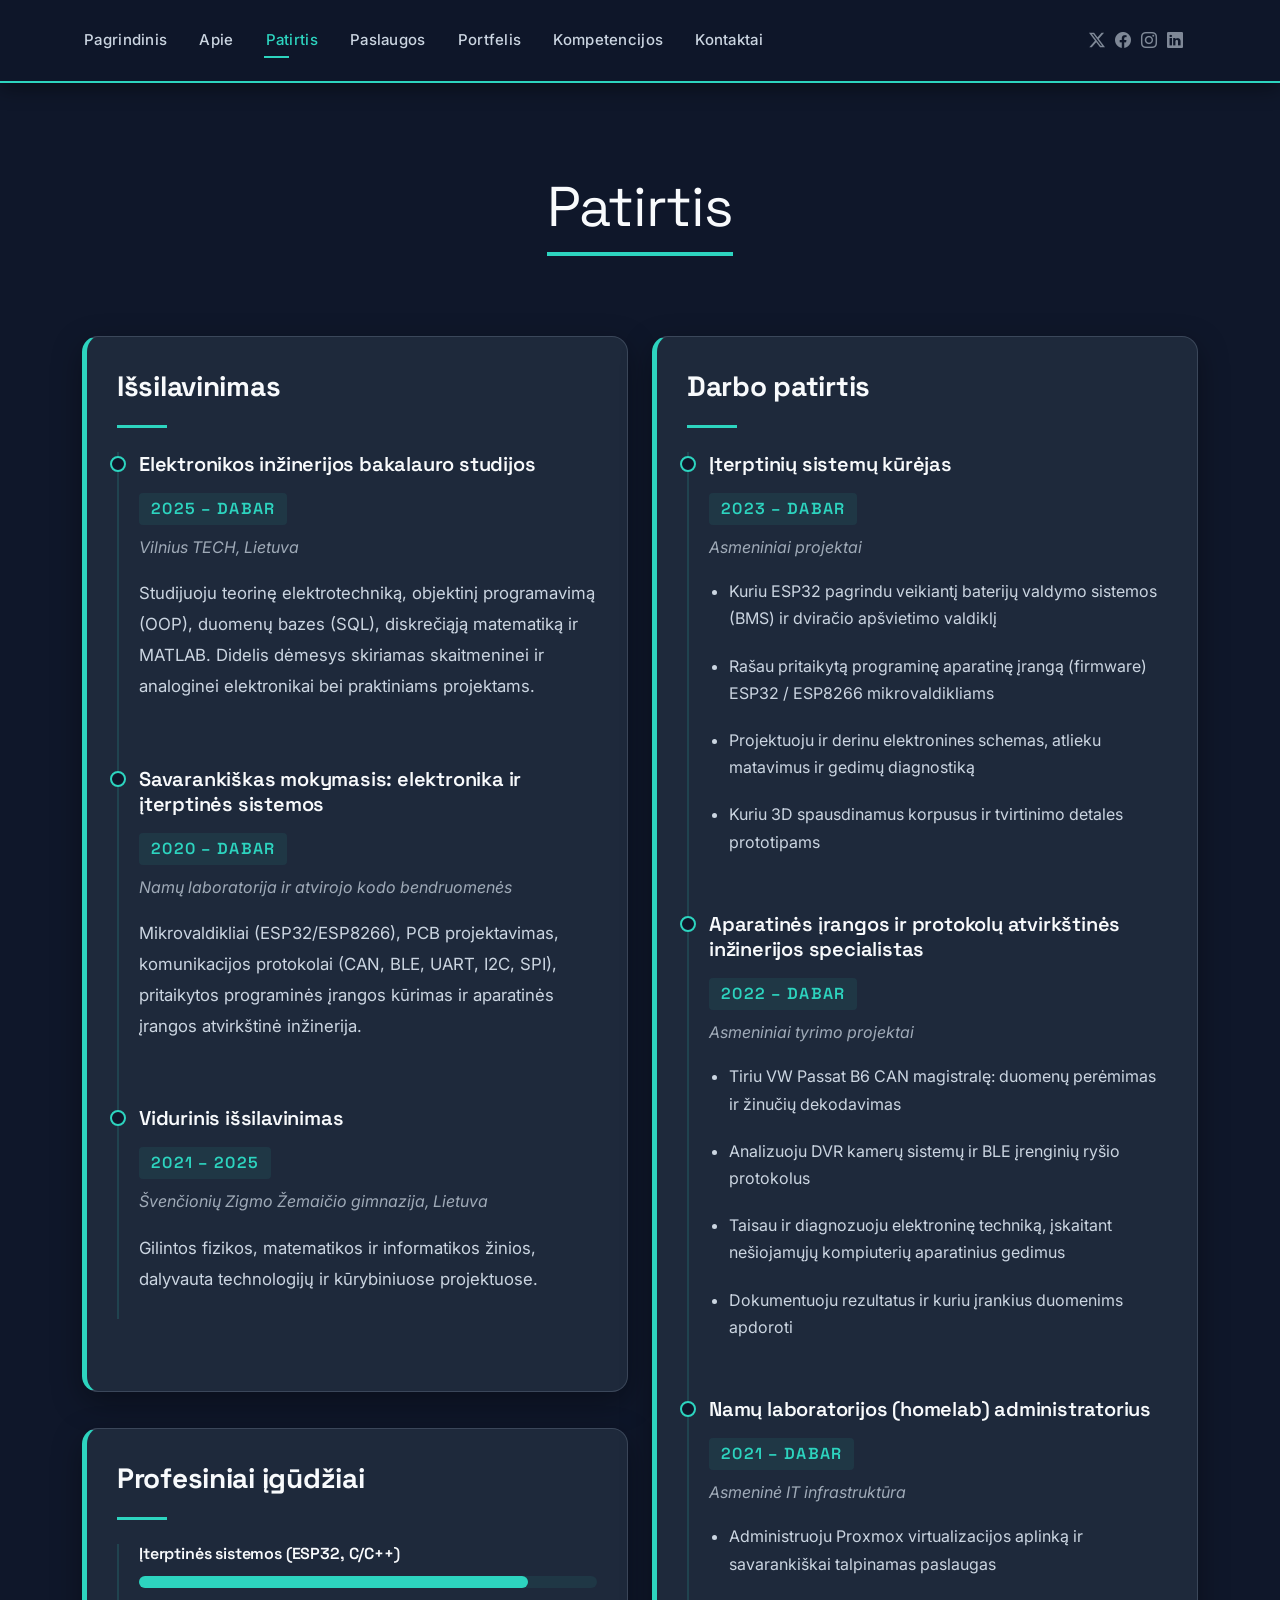
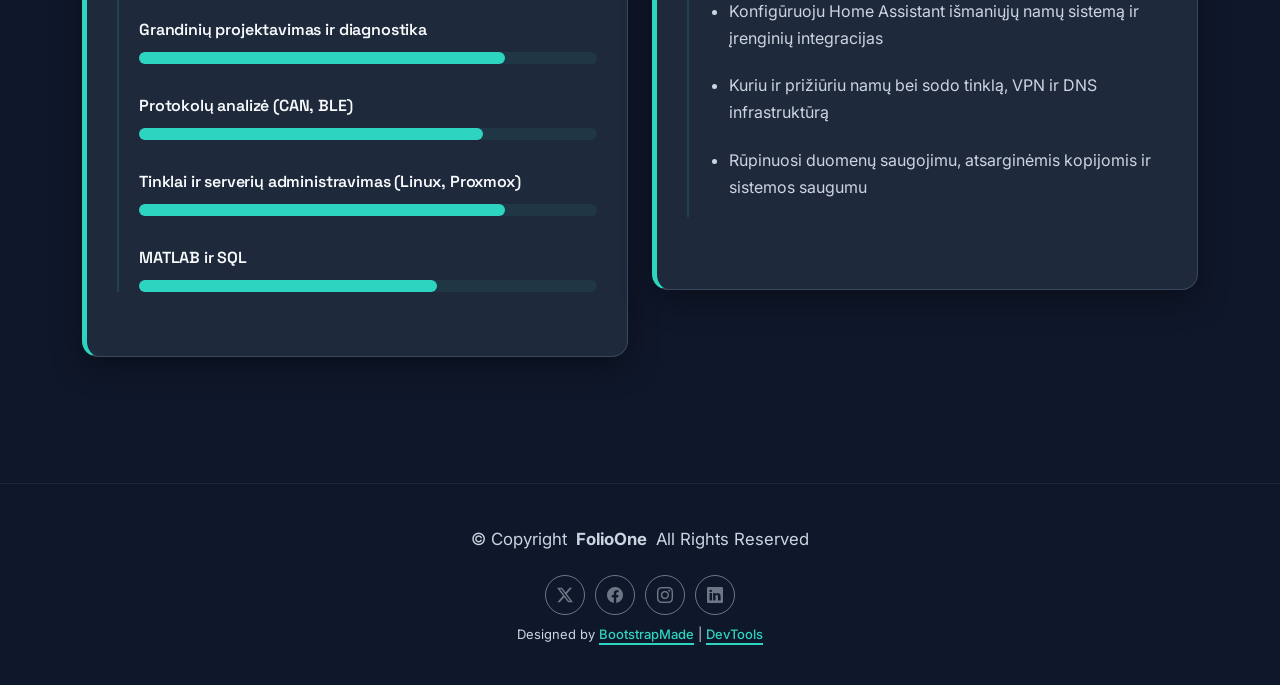
<file: resume.html>
<!DOCTYPE html>
<html lang="lt">

<head>
  <meta charset="utf-8">
  <meta content="width=device-width, initial-scale=1.0" name="viewport">
  <title>Mano CV</title>
  <meta name="description" content="Dominykas Kerulis CV puslapis">
  <meta name="author" content="Dominykas Kerulis">
  <meta name="keywords" content="CV, elektronikos inžinerija, įterptinės sistemos">

  <!-- Favicons -->
  <link href="assets/img/favicon.png" rel="icon">
  <link href="assets/img/apple-touch-icon.png" rel="apple-touch-icon">

  <!-- Fonts -->
  <link href="https://fonts.googleapis.com" rel="preconnect">
  <link href="https://fonts.gstatic.com" rel="preconnect" crossorigin>
  <link href="https://fonts.googleapis.com/css2?family=Roboto:ital,wght@0,100;0,300;0,400;0,500;0,700;0,900;1,100;1,300;1,400;1,500;1,700;1,900&family=Poppins:ital,wght@0,100;0,200;0,300;0,400;0,500;0,600;0,700;0,800;0,900;1,100;1,200;1,300;1,400;1,500;1,600;1,700;1,800;1,900&family=Raleway:ital,wght@0,100;0,200;0,300;0,400;0,500;0,600;0,700;0,800;0,900;1,100;1,200;1,300;1,400;1,500;1,600;1,700;1,800;1,900&display=swap" rel="stylesheet">

  <!-- Vendor CSS Files -->
  <link href="assets/vendor/bootstrap/css/bootstrap.min.css" rel="stylesheet">
  <link href="assets/vendor/bootstrap-icons/bootstrap-icons.css" rel="stylesheet">
  <link href="assets/vendor/aos/aos.css" rel="stylesheet">
  <link href="assets/vendor/swiper/swiper-bundle.min.css" rel="stylesheet">
  <link href="assets/vendor/glightbox/css/glightbox.min.css" rel="stylesheet">

  <!-- Main CSS File -->
  <link href="assets/css/main.css" rel="stylesheet">
  <link href="assets/css/custom.css" rel="stylesheet">

</head>

<body class="resume-page">

  <header id="header" class="header d-flex align-items-center light-background sticky-top">
    <div class="container position-relative d-flex align-items-center justify-content-between">

      <!-- <a href="index.html" class="logo d-flex align-items-center me-auto me-xl-0">
      <img src="assets/img/logo.webp" alt="">
      <h1 class="sitename">FolioOne</h1> 
    </a> -->

      <nav id="navmenu" class="navmenu">
        <ul>
          <li><a href="index.html">Pagrindinis</a></li>
          <li><a href="about.html">Apie</a></li>
          <li><a href="resume.html" class="active">Patirtis</a></li>
          <li><a href="services.html">Paslaugos</a></li>
          <li><a href="portfolio.html">Portfelis</a></li>
          <li><a href="skills.html">Kompetencijos</a></li>
          <li><a href="contact.html">Kontaktai</a></li>
        </ul>
        <i class="mobile-nav-toggle d-xl-none bi bi-list"></i>
      </nav>

      <div class="header-social-links">
        <a href="#" class="twitter"><i class="bi bi-twitter-x"></i></a>
        <a href="#" class="facebook"><i class="bi bi-facebook"></i></a>
        <a href="#" class="instagram"><i class="bi bi-instagram"></i></a>
        <a href="#" class="linkedin"><i class="bi bi-linkedin"></i></a>
      </div>

    </div>
  </header>

 <main class="main">

    <!-- Resume Section -->
    <section id="resume" class="resume section">

      <!-- Section Title -->
      <div class="container section-title" data-aos="fade-up">
        <h2>Patirtis</h2>
      </div><!-- End Section Title -->

      <div class="container" data-aos="fade-up" data-aos-delay="100">

        <div class="row">
          <div class="col-lg-6">

            <!-- Education Section -->
            <div class="resume-item" data-aos="fade-up">
              <h3 class="resume-title">Išsilavinimas</h3>

              <div class="resume-content">
                <article class="education-item">
                  <h4>Elektronikos inžinerijos bakalauro studijos</h4>
                  <h5>2025 – dabar</h5>
                  <p class="institution"><em>Vilnius TECH, Lietuva</em></p>
                  <p>Studijuoju teorinę elektrotechniką, objektinį programavimą (OOP), duomenų bazes (SQL), diskrečiąją matematiką ir MATLAB. Didelis dėmesys skiriamas skaitmeninei ir analoginei elektronikai bei praktiniams projektams.</p>
                </article>

                <article class="education-item">
                  <h4>Savarankiškas mokymasis: elektronika ir įterptinės sistemos</h4>
                  <h5>2020 – dabar</h5>
                  <p class="institution"><em>Namų laboratorija ir atvirojo kodo bendruomenės</em></p>
                  <p>Mikrovaldikliai (ESP32/ESP8266), PCB projektavimas, komunikacijos protokolai (CAN, BLE, UART, I2C, SPI), pritaikytos programinės įrangos kūrimas ir aparatinės įrangos atvirkštinė inžinerija.</p>
                </article>

                <article class="education-item">
                  <h4>Vidurinis išsilavinimas</h4>
                  <h5>2021 – 2025</h5>
                  <p class="institution"><em>Švenčionių Zigmo Žemaičio gimnazija, Lietuva</em></p>
                  <p>Gilintos fizikos, matematikos ir informatikos žinios, dalyvauta technologijų ir kūrybiniuose projektuose.</p>
                </article>
              </div>
            </div><!-- End Education Section -->

            <!-- Professional Skills Section -->
            <div class="resume-item skills-animation" data-aos="fade-up">
              <h3 class="resume-title">Profesiniai įgūdžiai</h3>

              <div class="resume-content">
                <div class="skill-item">
                  <h4>Įterptinės sistemos (ESP32, C/C++)</h4>
                  <div class="progress">
                    <div class="progress-bar" role="progressbar" aria-valuenow="85" aria-valuemin="0" aria-valuemax="100"></div>
                  </div>
                </div>

                <div class="skill-item">
                  <h4>Grandinių projektavimas ir diagnostika</h4>
                  <div class="progress">
                    <div class="progress-bar" role="progressbar" aria-valuenow="80" aria-valuemin="0" aria-valuemax="100"></div>
                  </div>
                </div>

                <div class="skill-item">
                  <h4>Protokolų analizė (CAN, BLE)</h4>
                  <div class="progress">
                    <div class="progress-bar" role="progressbar" aria-valuenow="75" aria-valuemin="0" aria-valuemax="100"></div>
                  </div>
                </div>

                <div class="skill-item">
                  <h4>Tinklai ir serverių administravimas (Linux, Proxmox)</h4>
                  <div class="progress">
                    <div class="progress-bar" role="progressbar" aria-valuenow="80" aria-valuemin="0" aria-valuemax="100"></div>
                  </div>
                </div>

                <div class="skill-item">
                  <h4>MATLAB ir SQL</h4>
                  <div class="progress">
                    <div class="progress-bar" role="progressbar" aria-valuenow="65" aria-valuemin="0" aria-valuemax="100"></div>
                  </div>
                </div>
              </div>
            </div><!-- End Professional Skills Section -->
          </div>

          <div class="col-lg-6">
            <!-- Experience Section -->
            <div class="resume-item" data-aos="fade-up" data-aos-delay="100">
              <h3 class="resume-title">Darbo patirtis</h3>

              <div class="resume-content">
                <article class="experience-item">
                  <h4>Įterptinių sistemų kūrėjas</h4>
                  <h5>2023 – dabar</h5>
                  <p class="company"><em>Asmeniniai projektai</em></p>
                  <ul>
                    <li>Kuriu ESP32 pagrindu veikiantį baterijų valdymo sistemos (BMS) ir dviračio apšvietimo valdiklį</li>
                    <li>Rašau pritaikytą programinę aparatinę įrangą (firmware) ESP32 / ESP8266 mikrovaldikliams</li>
                    <li>Projektuoju ir derinu elektronines schemas, atlieku matavimus ir gedimų diagnostiką</li>
                    <li>Kuriu 3D spausdinamus korpusus ir tvirtinimo detales prototipams</li>
                  </ul>
                </article>

                <article class="experience-item">
                  <h4>Aparatinės įrangos ir protokolų atvirkštinės inžinerijos specialistas</h4>
                  <h5>2022 – dabar</h5>
                  <p class="company"><em>Asmeniniai tyrimo projektai</em></p>
                  <ul>
                    <li>Tiriu VW Passat B6 CAN magistralę: duomenų perėmimas ir žinučių dekodavimas</li>
                    <li>Analizuoju DVR kamerų sistemų ir BLE įrenginių ryšio protokolus</li>
                    <li>Taisau ir diagnozuoju elektroninę techniką, įskaitant nešiojamųjų kompiuterių aparatinius gedimus</li>
                    <li>Dokumentuoju rezultatus ir kuriu įrankius duomenims apdoroti</li>
                  </ul>
                </article>

                <article class="experience-item">
                  <h4>Namų laboratorijos (homelab) administratorius</h4>
                  <h5>2021 – dabar</h5>
                  <p class="company"><em>Asmeninė IT infrastruktūra</em></p>
                  <ul>
                    <li>Administruoju Proxmox virtualizacijos aplinką ir savarankiškai talpinamas paslaugas</li>
                    <li>Konfigūruoju Home Assistant išmaniųjų namų sistemą ir įrenginių integracijas</li>
                    <li>Kuriu ir prižiūriu namų bei sodo tinklą, VPN ir DNS infrastruktūrą</li>
                    <li>Rūpinuosi duomenų saugojimu, atsarginėmis kopijomis ir sistemos saugumu</li>
                  </ul>
                </article>
              </div>
            </div><!-- End Experience Section -->
          </div>
        </div>

      </div>

    </section><!-- /Resume Section -->

  </main>

  <footer id="footer" class="footer">

    <div class="container">
      <div class="copyright text-center ">
        <p>© <span>Copyright</span> <strong class="px-1 sitename">FolioOne</strong> <span>All Rights Reserved<br></span></p>
      </div>
      <div class="social-links d-flex justify-content-center">
        <a href=""><i class="bi bi-twitter-x"></i></a>
        <a href=""><i class="bi bi-facebook"></i></a>
        <a href=""><i class="bi bi-instagram"></i></a>
        <a href=""><i class="bi bi-linkedin"></i></a>
      </div>
      <div class="credits">
        <!-- All the links in the footer should remain intact. -->
        <!-- You can delete the links only if you've purchased the pro version. -->
        <!-- Licensing information: https://bootstrapmade.com/license/ -->
        <!-- Purchase the pro version with working PHP/AJAX contact form: [buy-url] -->
        Designed by <a href="https://bootstrapmade.com/">BootstrapMade</a> | <a href="https://bootstrapmade.com/tools/">DevTools</a>
      </div>
    </div>

  </footer>

  <!-- Scroll Top -->
  <a href="#" id="scroll-top" class="scroll-top d-flex align-items-center justify-content-center"><i class="bi bi-arrow-up-short"></i></a>

  <!-- Preloader -->
  <div id="preloader"></div>

  <!-- Vendor JS Files -->
  <script src="assets/vendor/bootstrap/js/bootstrap.bundle.min.js"></script>
  <script src="assets/vendor/php-email-form/validate.js"></script>
  <script src="assets/vendor/aos/aos.js"></script>
  <script src="assets/vendor/typed.js/typed.umd.js"></script>
  <script src="assets/vendor/waypoints/noframework.waypoints.js"></script>
  <script src="assets/vendor/purecounter/purecounter_vanilla.js"></script>
  <script src="assets/vendor/swiper/swiper-bundle.min.js"></script>
  <script src="assets/vendor/imagesloaded/imagesloaded.pkgd.min.js"></script>
  <script src="assets/vendor/isotope-layout/isotope.pkgd.min.js"></script>
  <script src="assets/vendor/glightbox/js/glightbox.min.js"></script>

  <!-- Main JS File -->
  <script src="assets/js/main.js"></script>

</body>

</html>
</file>
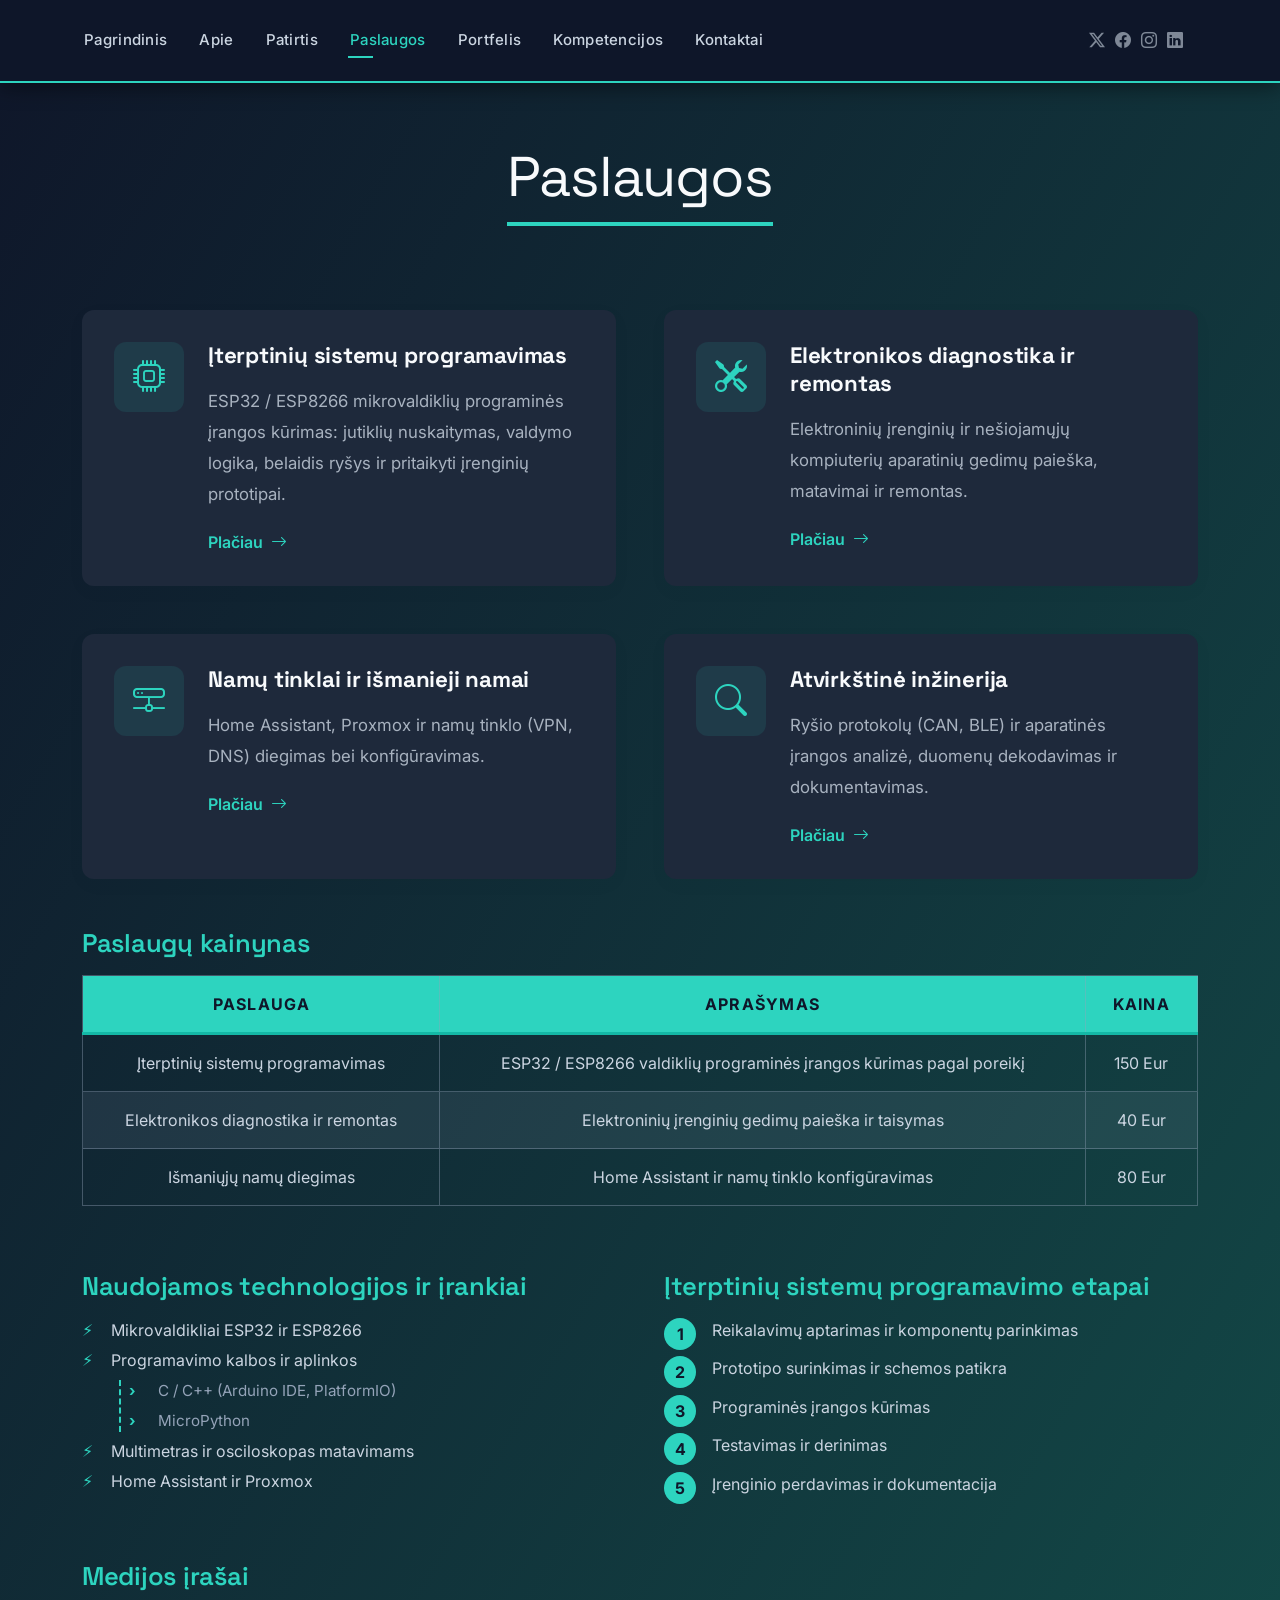
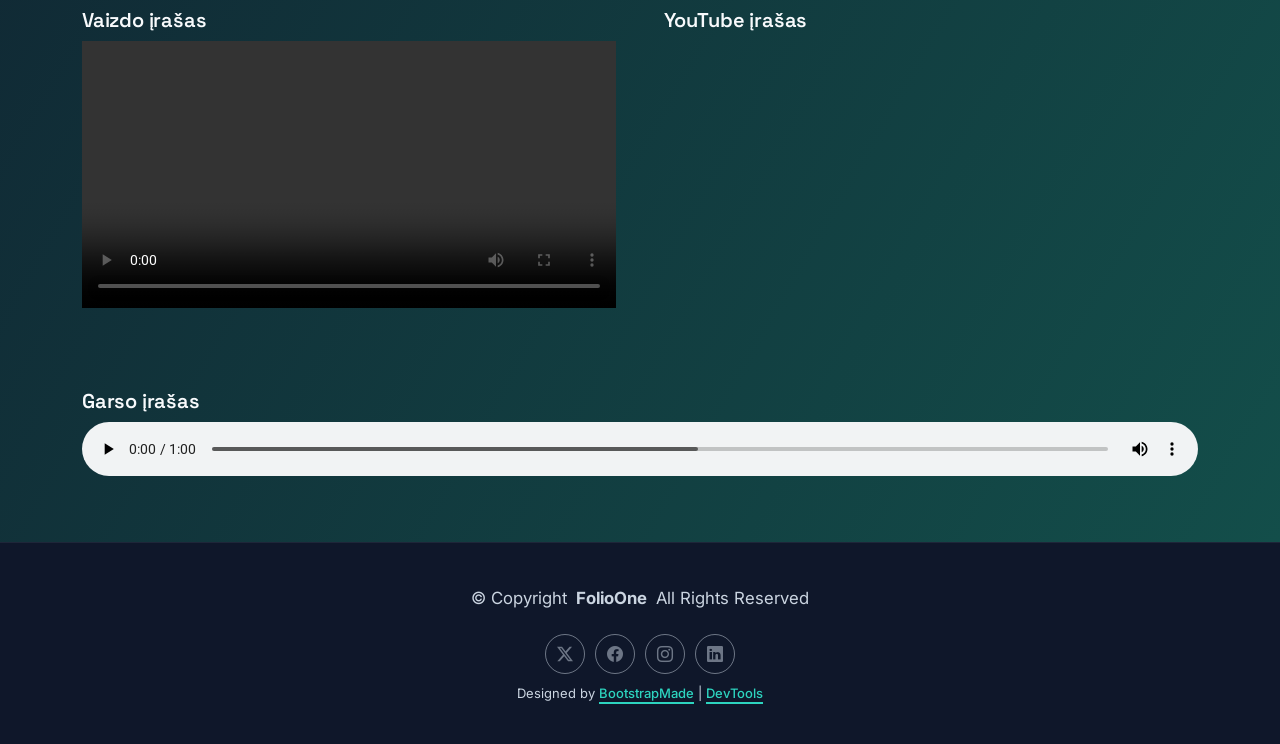
<file: services.html>
<!DOCTYPE html>
<html lang="lt">

<head>
  <meta charset="utf-8">
  <meta content="width=device-width, initial-scale=1.0" name="viewport">
  <title>Mano CV</title>
  <meta name="description" content="Dominykas Kerulis CV puslapis">
  <meta name="author" content="Dominykas Kerulis">
  <meta name="keywords" content="CV, elektronikos inžinerija, įterptinės sistemos">

  <!-- Favicons -->
  <link href="assets/img/favicon.png" rel="icon">
  <link href="assets/img/apple-touch-icon.png" rel="apple-touch-icon">

  <!-- Fonts -->
  <link href="https://fonts.googleapis.com" rel="preconnect">
  <link href="https://fonts.gstatic.com" rel="preconnect" crossorigin>
  <link href="https://fonts.googleapis.com/css2?family=Roboto:ital,wght@0,100;0,300;0,400;0,500;0,700;0,900;1,100;1,300;1,400;1,500;1,700;1,900&family=Poppins:ital,wght@0,100;0,200;0,300;0,400;0,500;0,600;0,700;0,800;0,900;1,100;1,200;1,300;1,400;1,500;1,600;1,700;1,800;1,900&family=Raleway:ital,wght@0,100;0,200;0,300;0,400;0,500;0,600;0,700;0,800;0,900;1,100;1,200;1,300;1,400;1,500;1,600;1,700;1,800;1,900&display=swap" rel="stylesheet">

  <!-- Vendor CSS Files -->
  <link href="assets/vendor/bootstrap/css/bootstrap.min.css" rel="stylesheet">
  <link href="assets/vendor/bootstrap-icons/bootstrap-icons.css" rel="stylesheet">
  <link href="assets/vendor/aos/aos.css" rel="stylesheet">
  <link href="assets/vendor/swiper/swiper-bundle.min.css" rel="stylesheet">
  <link href="assets/vendor/glightbox/css/glightbox.min.css" rel="stylesheet">

  <!-- Main CSS File -->
  <link href="assets/css/main.css" rel="stylesheet">
  <link href="assets/css/custom.css" rel="stylesheet">


  <!-- =======================================================
  * Template Name: FolioOne
  * Template URL: https://bootstrapmade.com/folioone-bootstrap-portfolio-website-template/
  * Updated: Aug 23 2025 with Bootstrap v5.3.7
  * Author: BootstrapMade.com
  * License: https://bootstrapmade.com/license/
  ======================================================== -->
</head>

<body class="services-page">

  <header id="header" class="header d-flex align-items-center light-background sticky-top">
    <div class="container position-relative d-flex align-items-center justify-content-between">

      <nav id="navmenu" class="navmenu">
        <ul>
          <li><a href="index.html">Pagrindinis</a></li>
          <li><a href="about.html">Apie</a></li>
          <li><a href="resume.html">Patirtis</a></li>
          <li><a href="services.html" class="active">Paslaugos</a></li>
          <li><a href="portfolio.html">Portfelis</a></li>
          <li><a href="skills.html">Kompetencijos</a></li>
          <li><a href="contact.html">Kontaktai</a></li>
        </ul>
        <i class="mobile-nav-toggle d-xl-none bi bi-list"></i>
      </nav>

      <div class="header-social-links">
        <a href="#" class="twitter"><i class="bi bi-twitter-x"></i></a>
        <a href="#" class="facebook"><i class="bi bi-facebook"></i></a>
        <a href="#" class="instagram"><i class="bi bi-instagram"></i></a>
        <a href="#" class="linkedin"><i class="bi bi-linkedin"></i></a>
      </div>

    </div>
  </header>

  <main class="main">

    <!-- Services Section -->
    <section id="services" class="services section">

      <!-- Section Title -->
      <div class="container section-title" data-aos="fade-up">
        <h2>Paslaugos</h2>
      </div><!-- End Section Title -->

      <div class="container" data-aos="fade-up" data-aos-delay="100">

        <div class="row justify-content-center g-5">

          <div class="col-md-6" data-aos="fade-right" data-aos-delay="100">
            <div class="service-item">
              <div class="service-icon">
                <i class="bi bi-cpu"></i>
              </div>
              <div class="service-content">
                <h3>Įterptinių sistemų programavimas</h3>
                <p>ESP32 / ESP8266 mikrovaldiklių programinės įrangos kūrimas: jutiklių nuskaitymas, valdymo logika, belaidis ryšys ir pritaikyti įrenginių prototipai.</p>
                <a href="#paslaugu-kainos" class="service-link">
                  <span>Plačiau</span>
                  <i class="bi bi-arrow-right"></i>
                </a>
              </div>
            </div>
          </div><!-- End Service Item -->

          <div class="col-md-6" data-aos="fade-left" data-aos-delay="100">
            <div class="service-item">
              <div class="service-icon">
                <i class="bi bi-tools"></i>
              </div>
              <div class="service-content">
                <h3>Elektronikos diagnostika ir remontas</h3>
                <p>Elektroninių įrenginių ir nešiojamųjų kompiuterių aparatinių gedimų paieška, matavimai ir remontas.</p>
                <a href="#paslaugu-kainos" class="service-link">
                  <span>Plačiau</span>
                  <i class="bi bi-arrow-right"></i>
                </a>
              </div>
            </div>
          </div><!-- End Service Item -->

          <div class="col-md-6" data-aos="fade-right" data-aos-delay="200">
            <div class="service-item">
              <div class="service-icon">
                <i class="bi bi-hdd-network"></i>
              </div>
              <div class="service-content">
                <h3>Namų tinklai ir išmanieji namai</h3>
                <p>Home Assistant, Proxmox ir namų tinklo (VPN, DNS) diegimas bei konfigūravimas.</p>
                <a href="#paslaugu-kainos" class="service-link">
                  <span>Plačiau</span>
                  <i class="bi bi-arrow-right"></i>
                </a>
              </div>
            </div>
          </div><!-- End Service Item -->

          <div class="col-md-6" data-aos="fade-left" data-aos-delay="200">
            <div class="service-item">
              <div class="service-icon">
                <i class="bi bi-search"></i>
              </div>
              <div class="service-content">
                <h3>Atvirkštinė inžinerija</h3>
                <p>Ryšio protokolų (CAN, BLE) ir aparatinės įrangos analizė, duomenų dekodavimas ir dokumentavimas.</p>
                <a href="#paslaugu-kainos" class="service-link">
                  <span>Plačiau</span>
                  <i class="bi bi-arrow-right"></i>
                </a>
              </div>
            </div>
          </div><!-- End Service Item -->

        </div>

        <!-- Papildomas turinys: lentelė ir sąrašai -->
        <div class="services-extra mt-5">

          <!-- Paslaugų lentelė (4×3: antraštė + 3 įrašai) -->
          <div id="paslaugu-kainos" class="mb-5" data-aos="fade-up">
            <h3>Paslaugų kainynas</h3>
            <div class="table-responsive">
              <table class="table table-bordered align-middle">
                <thead>
                  <tr>
                    <th scope="col">Paslauga</th>
                    <th scope="col">Aprašymas</th>
                    <th scope="col">Kaina</th>
                  </tr>
                </thead>
                <tbody>
                  <tr>
                    <td>Įterptinių sistemų programavimas</td>
                    <td>ESP32 / ESP8266 valdiklių programinės įrangos kūrimas pagal poreikį</td>
                    <td>150 Eur</td>
                  </tr>
                  <tr>
                    <td>Elektronikos diagnostika ir remontas</td>
                    <td>Elektroninių įrenginių gedimų paieška ir taisymas</td>
                    <td>40 Eur</td>
                  </tr>
                  <tr>
                    <td>Išmaniųjų namų diegimas</td>
                    <td>Home Assistant ir namų tinklo konfigūravimas</td>
                    <td>80 Eur</td>
                  </tr>
                </tbody>
              </table>
            </div>
          </div>

          <div class="row g-5">
            <!-- Nenumeruotas sąrašas su įdėtiniu sąrašu -->
            <div class="col-md-6" data-aos="fade-up">
              <h3>Naudojamos technologijos ir įrankiai</h3>
              <ul>
                <li>Mikrovaldikliai ESP32 ir ESP8266</li>
                <li>Programavimo kalbos ir aplinkos
                  <ul>
                    <li>C / C++ (Arduino IDE, PlatformIO)</li>
                    <li>MicroPython</li>
                  </ul>
                </li>
                <li>Multimetras ir osciloskopas matavimams</li>
                <li>Home Assistant ir Proxmox</li>
              </ul>
            </div>

            <!-- Numeruotas sąrašas -->
            <div class="col-md-6" data-aos="fade-up" data-aos-delay="100">
              <h3>Įterptinių sistemų programavimo etapai</h3>
              <ol>
                <li>Reikalavimų aptarimas ir komponentų parinkimas</li>
                <li>Prototipo surinkimas ir schemos patikra</li>
                <li>Programinės įrangos kūrimas</li>
                <li>Testavimas ir derinimas</li>
                <li>Įrenginio perdavimas ir dokumentacija</li>
              </ol>
            </div>
          </div>

        </div><!-- End services-extra -->

        <!-- Medijos įrašai -->
        <div class="services-extra mt-5">
          <h3 data-aos="fade-up">Medijos įrašai</h3>

          <div class="row g-5">
            <!-- Vaizdo įrašas (Pexels), failas assets/media aplanke -->
            <div class="col-md-6" data-aos="fade-up">
              <h4>Vaizdo įrašas</h4>
              <video class="w-100" controls preload="metadata">
                <source src="assets/media/typing.mp4" type="video/mp4">
              </video>
            </div>

            <!-- YouTube įrašas (embed adresas) -->
            <div class="col-md-6" data-aos="fade-up" data-aos-delay="100">
              <h4>YouTube įrašas</h4>
              <div class="ratio ratio-16x9">
                <iframe src="https://www.youtube.com/embed/BoUVIhtqjAw" title="YouTube vaizdo įrašas" allow="accelerometer; autoplay; clipboard-write; encrypted-media; gyroscope; picture-in-picture" allowfullscreen></iframe>
              </div>
            </div>
          </div>

          <!-- Garso įrašas (Pixabay), failas assets/media aplanke -->
          <div class="mt-5" data-aos="fade-up">
            <h4>Garso įrašas</h4>
            <audio controls preload="metadata" class="w-100">
              <source src="assets/media/clock-ticking.mp3" type="audio/mpeg">
            </audio>
          </div>
        </div><!-- End media -->

      </div>

    </section><!-- /Services Section -->

  </main>

  <footer id="footer" class="footer">

    <div class="container">
      <div class="copyright text-center ">
        <p>© <span>Copyright</span> <strong class="px-1 sitename">FolioOne</strong> <span>All Rights Reserved<br></span></p>
      </div>
      <div class="social-links d-flex justify-content-center">
        <a href=""><i class="bi bi-twitter-x"></i></a>
        <a href=""><i class="bi bi-facebook"></i></a>
        <a href=""><i class="bi bi-instagram"></i></a>
        <a href=""><i class="bi bi-linkedin"></i></a>
      </div>
      <div class="credits">
        <!-- All the links in the footer should remain intact. -->
        <!-- You can delete the links only if you've purchased the pro version. -->
        <!-- Licensing information: https://bootstrapmade.com/license/ -->
        <!-- Purchase the pro version with working PHP/AJAX contact form: [buy-url] -->
        Designed by <a href="https://bootstrapmade.com/">BootstrapMade</a> | <a href="https://bootstrapmade.com/tools/">DevTools</a>
      </div>
    </div>

  </footer>

  <!-- Scroll Top -->
  <a href="#" id="scroll-top" class="scroll-top d-flex align-items-center justify-content-center"><i class="bi bi-arrow-up-short"></i></a>

  <!-- Preloader -->
  <div id="preloader"></div>

  <!-- Vendor JS Files -->
  <script src="assets/vendor/bootstrap/js/bootstrap.bundle.min.js"></script>
  <script src="assets/vendor/php-email-form/validate.js"></script>
  <script src="assets/vendor/aos/aos.js"></script>
  <script src="assets/vendor/typed.js/typed.umd.js"></script>
  <script src="assets/vendor/waypoints/noframework.waypoints.js"></script>
  <script src="assets/vendor/purecounter/purecounter_vanilla.js"></script>
  <script src="assets/vendor/swiper/swiper-bundle.min.js"></script>
  <script src="assets/vendor/imagesloaded/imagesloaded.pkgd.min.js"></script>
  <script src="assets/vendor/isotope-layout/isotope.pkgd.min.js"></script>
  <script src="assets/vendor/glightbox/js/glightbox.min.js"></script>

  <!-- Main JS File -->
  <script src="assets/js/main.js"></script>

</body>

</html>
</file>
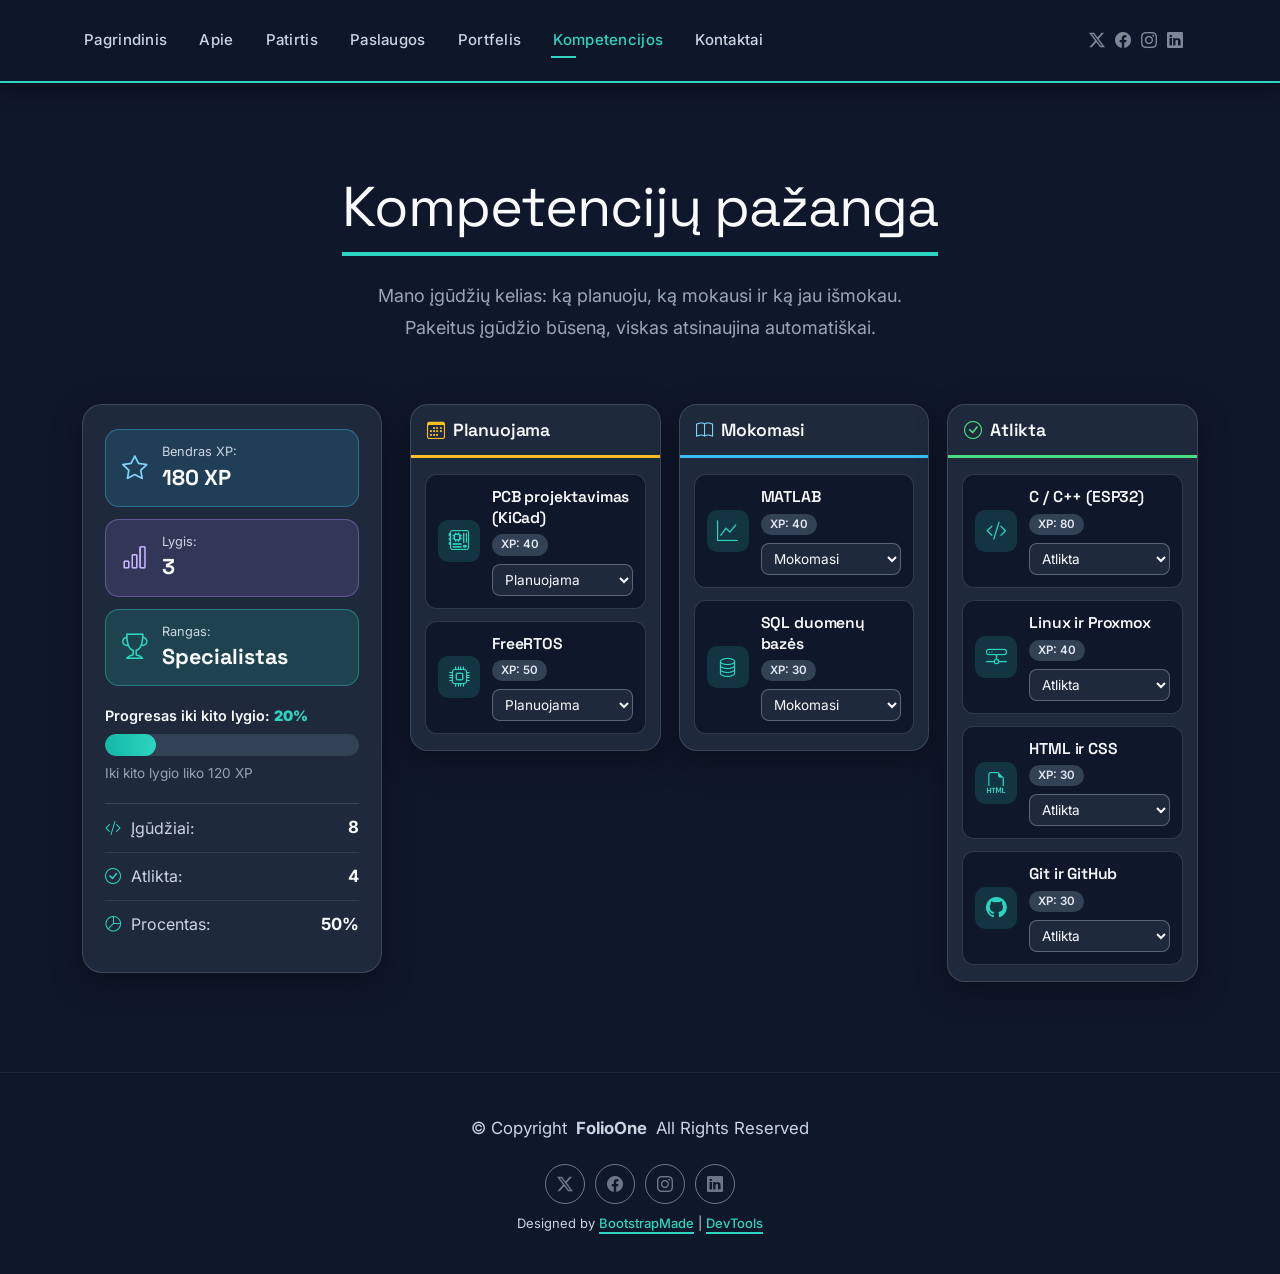
<file: skills.html>
<!DOCTYPE html>
<html lang="lt">

<head>
  <meta charset="utf-8">
  <meta content="width=device-width, initial-scale=1.0" name="viewport">
  <title>Mano CV</title>
  <meta name="description" content="Dominykas Kerulis CV puslapis">
  <meta name="author" content="Dominykas Kerulis">
  <meta name="keywords" content="CV, elektronikos inžinerija, įterptinės sistemos">

  <!-- Favicons -->
  <link href="assets/img/favicon.png" rel="icon">
  <link href="assets/img/apple-touch-icon.png" rel="apple-touch-icon">

  <!-- Fonts -->
  <link href="https://fonts.googleapis.com" rel="preconnect">
  <link href="https://fonts.gstatic.com" rel="preconnect" crossorigin>
  <link href="https://fonts.googleapis.com/css2?family=Roboto:ital,wght@0,100;0,300;0,400;0,500;0,700;0,900;1,100;1,300;1,400;1,500;1,700;1,900&family=Poppins:ital,wght@0,100;0,200;0,300;0,400;0,500;0,600;0,700;0,800;0,900;1,100;1,200;1,300;1,400;1,500;1,600;1,700;1,800;1,900&family=Raleway:ital,wght@0,100;0,200;0,300;0,400;0,500;0,600;0,700;0,800;0,900;1,100;1,200;1,300;1,400;1,500;1,600;1,700;1,800;1,900&display=swap" rel="stylesheet">

  <!-- Vendor CSS Files -->
  <link href="assets/vendor/bootstrap/css/bootstrap.min.css" rel="stylesheet">
  <link href="assets/vendor/bootstrap-icons/bootstrap-icons.css" rel="stylesheet">
  <link href="assets/vendor/aos/aos.css" rel="stylesheet">
  <link href="assets/vendor/swiper/swiper-bundle.min.css" rel="stylesheet">
  <link href="assets/vendor/glightbox/css/glightbox.min.css" rel="stylesheet">

  <!-- Main CSS File -->
  <link href="assets/css/main.css" rel="stylesheet">
  <link href="assets/css/custom.css" rel="stylesheet">

  <!-- =======================================================
  * Template Name: FolioOne
  * Template URL: https://bootstrapmade.com/folioone-bootstrap-portfolio-website-template/
  * Updated: Aug 23 2025 with Bootstrap v5.3.7
  * Author: BootstrapMade.com
  * License: https://bootstrapmade.com/license/
  ======================================================== -->
</head>

<body class="skills-page">

  <header id="header" class="header d-flex align-items-center light-background sticky-top">
    <div class="container position-relative d-flex align-items-center justify-content-between">

      <!-- <a href="index.html" class="logo d-flex align-items-center me-auto me-xl-0">
      <img src="assets/img/logo.webp" alt="">
      <h1 class="sitename">FolioOne</h1> 
    </a> -->

      <nav id="navmenu" class="navmenu">
        <ul>
          <li><a href="index.html">Pagrindinis</a></li>
          <li><a href="about.html">Apie</a></li>
          <li><a href="resume.html">Patirtis</a></li>
          <li><a href="services.html">Paslaugos</a></li>
          <li><a href="portfolio.html">Portfelis</a></li>
          <li><a href="skills.html" class="active">Kompetencijos</a></li>
          <li><a href="contact.html">Kontaktai</a></li>
        </ul>
        <i class="mobile-nav-toggle d-xl-none bi bi-list"></i>
      </nav>

      <div class="header-social-links">
        <a href="#" class="twitter"><i class="bi bi-twitter-x"></i></a>
        <a href="#" class="facebook"><i class="bi bi-facebook"></i></a>
        <a href="#" class="instagram"><i class="bi bi-instagram"></i></a>
        <a href="#" class="linkedin"><i class="bi bi-linkedin"></i></a>
      </div>

    </div>
  </header>

  <main class="main">

    <!-- Skill Kanban Section -->
    <section id="skillboard" class="skillboard section">

      <div class="container section-title" data-aos="fade-up">
        <h2>Kompetencijų pažanga</h2>
        <p>Mano įgūdžių kelias: ką planuoju, ką mokausi ir ką jau išmokau. Pakeitus įgūdžio būseną, viskas atsinaujina automatiškai.</p>
      </div>

      <div class="container" data-aos="fade-up" data-aos-delay="100">
        <div class="skillboard-layout">

          <!-- XP, lygis, rangas, progresas, statistika (užpildoma per JavaScript) -->
          <aside class="xp-panel" aria-label="Patirties informacija">
            <div class="xp-info">
              <div class="xp-box xp-total"><i class="bi bi-star" aria-hidden="true"></i><div><span>Bendras XP:</span><strong id="xp-total">0 XP</strong></div></div>
              <div class="xp-box xp-level"><i class="bi bi-bar-chart" aria-hidden="true"></i><div><span>Lygis:</span><strong id="xp-level">1</strong></div></div>
              <div class="xp-box xp-rank"><i class="bi bi-trophy" aria-hidden="true"></i><div><span>Rangas:</span><strong id="xp-rank">Pradedantysis</strong></div></div>
            </div>

            <div class="xp-progress">
              <p class="xp-progress-label">Progresas iki kito lygio: <strong id="xp-percent">0%</strong></p>
              <div class="xp-bar" id="xp-bar" role="progressbar" aria-valuenow="0" aria-valuemin="0" aria-valuemax="100" aria-label="Progresas iki kito lygio">
                <div class="xp-bar-fill" id="xp-bar-fill"></div>
              </div>
              <p class="xp-progress-note" id="xp-note"></p>
            </div>

            <ul class="xp-stats">
              <li><span><i class="bi bi-code-slash" aria-hidden="true"></i> Įgūdžiai:</span><strong id="stat-total">0</strong></li>
              <li><span><i class="bi bi-check-circle" aria-hidden="true"></i> Atlikta:</span><strong id="stat-done">0</strong></li>
              <li><span><i class="bi bi-pie-chart" aria-hidden="true"></i> Procentas:</span><strong id="stat-percent">0%</strong></li>
            </ul>
          </aside>

          <!-- Kanban lenta: kortelės generuojamos per JavaScript -->
          <div class="kanban-board" id="kanban-board">
            <section class="kanban-column kanban-plan" data-status="Planuojama" aria-label="Planuojama">
              <h3 class="kanban-title"><i class="bi bi-calendar3" aria-hidden="true"></i> Planuojama</h3>
              <div class="kanban-list"></div>
            </section>
            <section class="kanban-column kanban-learn" data-status="Mokomasi" aria-label="Mokomasi">
              <h3 class="kanban-title"><i class="bi bi-book" aria-hidden="true"></i> Mokomasi</h3>
              <div class="kanban-list"></div>
            </section>
            <section class="kanban-column kanban-done" data-status="Atlikta" aria-label="Atlikta">
              <h3 class="kanban-title"><i class="bi bi-check-circle" aria-hidden="true"></i> Atlikta</h3>
              <div class="kanban-list"></div>
            </section>
          </div>

        </div>
      </div>

    </section><!-- /Skill Kanban Section -->

  </main>

  <footer id="footer" class="footer">

    <div class="container">
      <div class="copyright text-center ">
        <p>© <span>Copyright</span> <strong class="px-1 sitename">FolioOne</strong> <span>All Rights Reserved<br></span></p>
      </div>
      <div class="social-links d-flex justify-content-center">
        <a href=""><i class="bi bi-twitter-x"></i></a>
        <a href=""><i class="bi bi-facebook"></i></a>
        <a href=""><i class="bi bi-instagram"></i></a>
        <a href=""><i class="bi bi-linkedin"></i></a>
      </div>
      <div class="credits">
        <!-- All the links in the footer should remain intact. -->
        <!-- You can delete the links only if you've purchased the pro version. -->
        <!-- Licensing information: https://bootstrapmade.com/license/ -->
        <!-- Purchase the pro version with working PHP/AJAX contact form: [buy-url] -->
        Designed by <a href="https://bootstrapmade.com/">BootstrapMade</a> | <a href="https://bootstrapmade.com/tools/">DevTools</a>
      </div>
    </div>

  </footer>

  <!-- Scroll Top -->
  <a href="#" id="scroll-top" class="scroll-top d-flex align-items-center justify-content-center"><i class="bi bi-arrow-up-short"></i></a>

  <!-- Preloader -->
  <div id="preloader"></div>

  <!-- Vendor JS Files -->
  <script src="assets/vendor/bootstrap/js/bootstrap.bundle.min.js"></script>
  <script src="assets/vendor/php-email-form/validate.js"></script>
  <script src="assets/vendor/aos/aos.js"></script>
  <script src="assets/vendor/typed.js/typed.umd.js"></script>
  <script src="assets/vendor/waypoints/noframework.waypoints.js"></script>
  <script src="assets/vendor/purecounter/purecounter_vanilla.js"></script>
  <script src="assets/vendor/swiper/swiper-bundle.min.js"></script>
  <script src="assets/vendor/imagesloaded/imagesloaded.pkgd.min.js"></script>
  <script src="assets/vendor/isotope-layout/isotope.pkgd.min.js"></script>
  <script src="assets/vendor/glightbox/js/glightbox.min.js"></script>

  <!-- Main JS File -->
  <script src="assets/js/main.js"></script>
  <script src="assets/js/custom.js"></script>

</body>

</html>
</file>
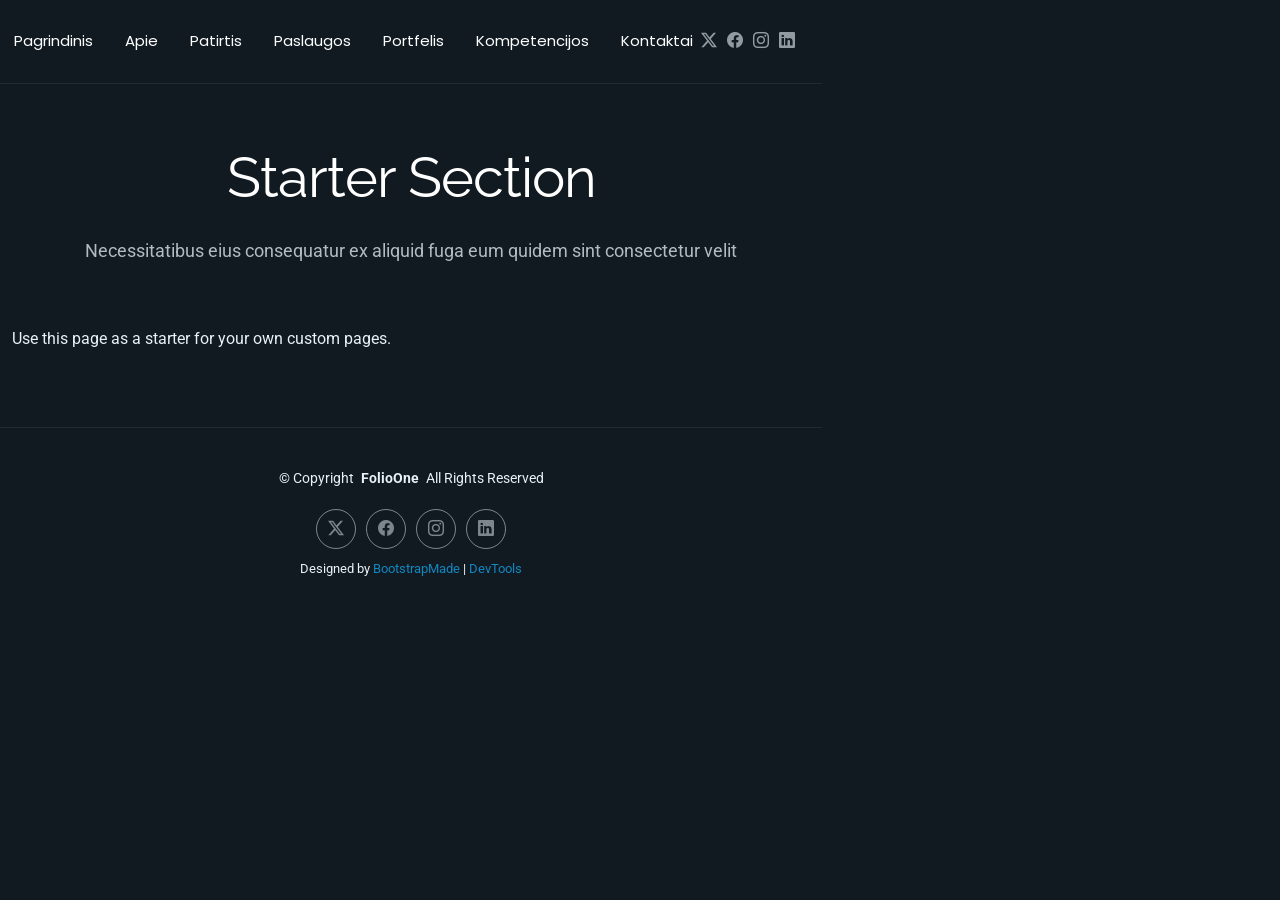
<file: starter-page.html>
<!DOCTYPE html>
<html lang="lt">

<head>
  <meta charset="utf-8">
  <meta content="width=device-width, initial-scale=1.0" name="viewport">
  <title>Mano CV</title>
  <meta name="description" content="Dominykas Kerulis CV puslapis">
  <meta name="author" content="Dominykas Kerulis">
  <meta name="keywords" content="CV, elektronikos inžinerija, įterptinės sistemos">

  <!-- Favicons -->
  <link href="assets/img/favicon.png" rel="icon">
  <link href="assets/img/apple-touch-icon.png" rel="apple-touch-icon">

  <!-- Fonts -->
  <link href="https://fonts.googleapis.com" rel="preconnect">
  <link href="https://fonts.gstatic.com" rel="preconnect" crossorigin>
  <link href="https://fonts.googleapis.com/css2?family=Roboto:ital,wght@0,100;0,300;0,400;0,500;0,700;0,900;1,100;1,300;1,400;1,500;1,700;1,900&family=Poppins:ital,wght@0,100;0,200;0,300;0,400;0,500;0,600;0,700;0,800;0,900;1,100;1,200;1,300;1,400;1,500;1,600;1,700;1,800;1,900&family=Raleway:ital,wght@0,100;0,200;0,300;0,400;0,500;0,600;0,700;0,800;0,900;1,100;1,200;1,300;1,400;1,500;1,600;1,700;1,800;1,900&display=swap" rel="stylesheet">

  <!-- Vendor CSS Files -->
  <link href="assets/vendor/bootstrap/css/bootstrap.min.css" rel="stylesheet">
  <link href="assets/vendor/bootstrap-icons/bootstrap-icons.css" rel="stylesheet">
  <link href="assets/vendor/aos/aos.css" rel="stylesheet">
  <link href="assets/vendor/swiper/swiper-bundle.min.css" rel="stylesheet">
  <link href="assets/vendor/glightbox/css/glightbox.min.css" rel="stylesheet">

  <!-- Main CSS File -->
  <link href="assets/css/main.css" rel="stylesheet">
  <label href="assets/css/custom.css" rel="stylesheet">

  <!-- =======================================================
  * Template Name: FolioOne
  * Template URL: https://bootstrapmade.com/folioone-bootstrap-portfolio-website-template/
  * Updated: Aug 23 2025 with Bootstrap v5.3.7
  * Author: BootstrapMade.com
  * License: https://bootstrapmade.com/license/
  ======================================================== -->
</head>

<body class="starter-page-page">

  <header id="header" class="header d-flex align-items-center light-background sticky-top">
    <div class="container position-relative d-flex align-items-center justify-content-between">

      <!-- <a href="index.html" class="logo d-flex align-items-center me-auto me-xl-0">
      <img src="assets/img/logo.webp" alt="">
      <h1 class="sitename">FolioOne</h1> 
    </a> -->

      <nav id="navmenu" class="navmenu">
        <ul>
          <li><a href="index.html">Pagrindinis</a></li>
          <li><a href="about.html">Apie</a></li>
          <li><a href="resume.html">Patirtis</a></li>
          <li><a href="services.html">Paslaugos</a></li>
          <li><a href="portfolio.html">Portfelis</a></li>
          <li><a href="skills.html">Kompetencijos</a></li>
          <li><a href="contact.html">Kontaktai</a></li>
        </ul>
        <i class="mobile-nav-toggle d-xl-none bi bi-list"></i>
      </nav>

      <div class="header-social-links">
        <a href="#" class="twitter"><i class="bi bi-twitter-x"></i></a>
        <a href="#" class="facebook"><i class="bi bi-facebook"></i></a>
        <a href="#" class="instagram"><i class="bi bi-instagram"></i></a>
        <a href="#" class="linkedin"><i class="bi bi-linkedin"></i></a>
      </div>

    </div>
  </header>

  <main class="main">

    <!-- Starter Section Section -->
    <section id="starter-section" class="starter-section section">

      <!-- Section Title -->
      <div class="container section-title" data-aos="fade-up">
        <h2>Starter Section</h2>
        <p>Necessitatibus eius consequatur ex aliquid fuga eum quidem sint consectetur velit</p>
      </div><!-- End Section Title -->

      <div class="container" data-aos="fade-up">
        <p>Use this page as a starter for your own custom pages.</p>
      </div>

    </section><!-- /Starter Section Section -->

  </main>

  <footer id="footer" class="footer">

    <div class="container">
      <div class="copyright text-center ">
        <p>© <span>Copyright</span> <strong class="px-1 sitename">FolioOne</strong> <span>All Rights Reserved<br></span></p>
      </div>
      <div class="social-links d-flex justify-content-center">
        <a href=""><i class="bi bi-twitter-x"></i></a>
        <a href=""><i class="bi bi-facebook"></i></a>
        <a href=""><i class="bi bi-instagram"></i></a>
        <a href=""><i class="bi bi-linkedin"></i></a>
      </div>
      <div class="credits">
        <!-- All the links in the footer should remain intact. -->
        <!-- You can delete the links only if you've purchased the pro version. -->
        <!-- Licensing information: https://bootstrapmade.com/license/ -->
        <!-- Purchase the pro version with working PHP/AJAX contact form: [buy-url] -->
        Designed by <a href="https://bootstrapmade.com/">BootstrapMade</a> | <a href="https://bootstrapmade.com/tools/">DevTools</a>
      </div>
    </div>

  </footer>

  <!-- Scroll Top -->
  <a href="#" id="scroll-top" class="scroll-top d-flex align-items-center justify-content-center"><i class="bi bi-arrow-up-short"></i></a>

  <!-- Preloader -->
  <div id="preloader"></div>

  <!-- Vendor JS Files -->
  <script src="assets/vendor/bootstrap/js/bootstrap.bundle.min.js"></script>
  <script src="assets/vendor/php-email-form/validate.js"></script>
  <script src="assets/vendor/aos/aos.js"></script>
  <script src="assets/vendor/typed.js/typed.umd.js"></script>
  <script src="assets/vendor/waypoints/noframework.waypoints.js"></script>
  <script src="assets/vendor/purecounter/purecounter_vanilla.js"></script>
  <script src="assets/vendor/swiper/swiper-bundle.min.js"></script>
  <script src="assets/vendor/imagesloaded/imagesloaded.pkgd.min.js"></script>
  <script src="assets/vendor/isotope-layout/isotope.pkgd.min.js"></script>
  <script src="assets/vendor/glightbox/js/glightbox.min.js"></script>

  <!-- Main JS File -->
  <script src="assets/js/main.js"></script>

</body>

</html>
</file>
<file: assets/css/custom.css>
@import url("https://fonts.googleapis.com/css2?family=Inter:wght@400;500;600&family=Space+Grotesk:wght@500;600;700&display=swap");

:root {
  --default-font: "Inter", system-ui, -apple-system, "Segoe UI", Arial, sans-serif;
  --heading-font: "Space Grotesk", "Inter", system-ui, sans-serif;
  --nav-font: "Inter", system-ui, sans-serif;

  --background-color: #0f172a;
  --default-color: #cbd5e1;
  --heading-color: #f8fafc;
  --accent-color: #2dd4bf;
  --surface-color: #1e293b;
  --contrast-color: #ffffff;   
  --on-accent: #0f172a;        

  --nav-color: #cbd5e1;
  --nav-hover-color: #2dd4bf;
  --nav-mobile-background-color: #1e293b;
  --nav-dropdown-background-color: #1e293b;
  --nav-dropdown-color: #cbd5e1;
  --nav-dropdown-hover-color: #2dd4bf;

  --cv-border: 1px solid rgba(148, 163, 184, 0.25);
  --cv-radius: 16px;
  --cv-shadow: 0 10px 30px rgba(0, 0, 0, 0.35);
}

.light-background,
.dark-background {
  --background-color: #0f172a;
  --default-color: #cbd5e1;
  --heading-color: #f8fafc;
  --surface-color: #1e293b;
  --contrast-color: #ffffff;
  --on-accent: #0f172a;
}

body {
  font-family: var(--default-font);
  background-color: var(--background-color);
  color: var(--default-color);
}

h1, h2, h3, h4, h5, h6 {
  font-family: var(--heading-font);
  color: var(--heading-color);
  line-height: 1.25;
  letter-spacing: -0.01em;
}

h1 { font-size: 3rem;    font-weight: 700; }
h2 { font-size: 2.25rem; font-weight: 700; }
h3 { font-size: 1.6rem;  font-weight: 600; color: var(--accent-color); }
h4 { font-size: 1.25rem; font-weight: 600; }
h5 { font-size: 1.05rem; font-weight: 500; text-transform: uppercase; letter-spacing: 0.08em; }
h6 { font-size: 0.95rem; font-weight: 500; text-transform: uppercase; letter-spacing: 0.1em; }

.section-title h2 {
  display: inline-block;
  padding-bottom: 12px;
  border-bottom: 4px solid var(--accent-color);
}

p {
  font-size: 1.05rem;
  line-height: 1.85;
  color: var(--default-color);
}

main p a,
main li a,
main td a,
.footer .credits a {
  color: var(--accent-color);
  font-weight: 500;
  text-decoration: underline;
  text-decoration-thickness: 2px;
  text-underline-offset: 4px;
  transition: color 0.2s ease, text-decoration-color 0.2s ease;
}

main p a:hover,
main li a:hover,
main td a:hover,
.footer .credits a:hover {
  color: #99f6e4;
  text-decoration-color: #99f6e4;
}

main p a:active,
main li a:active,
main td a:active,
.footer .credits a:active {
  color: #ffffff;
}

a:focus-visible,
.btn:focus-visible,
button:focus-visible {
  outline: 3px solid #fbbf24;
  outline-offset: 3px;
}

.btn,
.btn-primary,
.btn-outline,
.btn-ghost,
.php-email-form button[type="submit"] {
  font-family: var(--heading-font);
  font-weight: 600;
  letter-spacing: 0.03em;
  border-radius: 999px;
  padding: 12px 30px;
  transition: background-color 0.2s ease, color 0.2s ease, transform 0.15s ease, box-shadow 0.2s ease;
}

.btn-primary,
.php-email-form button[type="submit"] {
  background-color: var(--accent-color);
  border: 2px solid var(--accent-color);
  color: var(--on-accent);
}

.btn-primary:hover,
.php-email-form button[type="submit"]:hover {
  background-color: #5eead4;
  border-color: #5eead4;
  color: var(--on-accent);
  transform: translateY(-2px);
  box-shadow: 0 8px 20px rgba(45, 212, 191, 0.35);
}

.btn-primary:active,
.php-email-form button[type="submit"]:active {
  background-color: #14b8a6;
  border-color: #14b8a6;
  color: var(--on-accent);
  transform: translateY(0);
  box-shadow: none;
}

.btn-outline,
.btn-ghost {
  background-color: transparent;
  border: 2px solid var(--accent-color);
  color: var(--accent-color);
}

.btn-outline:hover,
.btn-ghost:hover {
  background-color: var(--accent-color);
  color: var(--on-accent);
  transform: translateY(-2px);
}

.btn-outline:active,
.btn-ghost:active {
  background-color: #14b8a6;
  border-color: #14b8a6;
  color: var(--on-accent);
  transform: translateY(0);
}

.about.section,
.skills.section,
.resume.section,
.portfolio.section {
  padding: 90px 0;
}

.about .section-title,
.skills .section-title,
.resume .section-title,
.portfolio .section-title {
  padding-bottom: 48px;
  margin-bottom: 8px;
}

.about .profile-photo {
  border-radius: 24px;
  border: 3px solid var(--accent-color);
  box-shadow: var(--cv-shadow);
}

.about .intro-content {
  padding: 8px 24px 8px 0;
}

.skills .skill-box {
  background-color: var(--surface-color);
  border: var(--cv-border);
  border-radius: var(--cv-radius);
  box-shadow: var(--cv-shadow);
  padding: 28px 24px;
  margin-bottom: 12px;
}

.resume .resume-item {
  background-color: var(--surface-color);
  border: var(--cv-border);
  border-left: 5px solid var(--accent-color);
  border-radius: var(--cv-radius);
  box-shadow: var(--cv-shadow);
  padding: 32px 30px;
  margin-bottom: 36px;
}

.resume .resume-item .resume-title {
  margin-bottom: 24px;
}

.resume .education-item,
.resume .experience-item {
  margin-bottom: 28px;
  padding-bottom: 8px;
}

.resume .experience-item li {
  margin-bottom: 8px;
  line-height: 1.7;
}

.portfolio .portfolio-card {
  background-color: var(--surface-color);
  border: var(--cv-border);
  border-radius: 20px;
  box-shadow: var(--cv-shadow);
  overflow: hidden;
  margin-bottom: 12px;
}

.portfolio .portfolio-info {
  padding: 24px 26px 28px;
}

.portfolio .portfolio-info h4 {
  margin-bottom: 10px;
}

.header {
  background-color: rgba(15, 23, 42, 0.92);
  border-bottom: 2px solid var(--accent-color);
  box-shadow: 0 4px 20px rgba(0, 0, 0, 0.45);
  padding: 14px 0;
  backdrop-filter: blur(6px);
}

.navmenu a {
  font-weight: 500;
  letter-spacing: 0.02em;
}

.scroll-top {
  background-color: var(--accent-color);
  border-radius: 12px;
  box-shadow: 0 6px 18px rgba(45, 212, 191, 0.4);
  width: 48px;
  height: 48px;
}

.scroll-top i {
  color: var(--on-accent);
  font-size: 30px;
}

.scroll-top:hover {
  background-color: #5eead4;
}

@media (max-width: 768px) {
  h1 { font-size: 2.2rem; }
  h2 { font-size: 1.8rem; }
  h3 { font-size: 1.35rem; }

  .about.section,
  .skills.section,
  .resume.section,
  .portfolio.section {
    padding: 60px 0;
  }

  .resume .resume-item {
    padding: 24px 20px;
  }
}

.services-extra table {
  --bs-table-color: inherit;
  --bs-table-bg: transparent;
  --bs-table-border-color: rgba(148, 163, 184, 0.4);
  color: inherit;
}
.services-extra h3 {
  margin-bottom: 1rem;
}

.services-extra ul {
  list-style: none;
  padding-left: 0;
}
.services-extra ul > li {
  position: relative;
  padding-left: 1.8rem;
  margin-bottom: 0.4rem;
}
.services-extra ul > li::before {
  content: "\26A1";
  position: absolute;
  left: 0;
  color: var(--accent-color);
}

.services-extra ol {
  list-style: none;
  padding-left: 0;
  counter-reset: etapas;
}
.services-extra ol > li {
  counter-increment: etapas;
  position: relative;
  padding-left: 3rem;
  margin-bottom: 0.9rem;
}
.services-extra ol > li::before {
  content: counter(etapas);
  position: absolute;
  left: 0;
  top: 0;
  width: 2rem;
  height: 2rem;
  line-height: 2rem;
  text-align: center;
  border-radius: 50%;
  background: var(--accent-color);
  color: var(--on-accent);
  font-weight: 700;
}

.services-extra ul ul {
  margin-top: 0.5rem;
  margin-left: 0.5rem;
  padding-left: 0.5rem;
  border-left: 2px dashed var(--accent-color);
}
.services-extra ul ul > li {
  font-size: 0.95rem;
  color: #94a3b8;
}
.services-extra ul ul > li::before {
  content: "\203A";
  font-weight: 700;
}

.services-extra thead th {
  background: var(--accent-color);
  color: var(--on-accent);
  text-transform: uppercase;
  letter-spacing: 0.08em;
  font-weight: 700;
  border-bottom: 3px solid #14b8a6;
}

.services-extra th,
.services-extra td {
  padding: 16px 20px;
  text-align: center;
  vertical-align: middle;
}

.services-extra tbody tr:nth-child(even) td {
  background-color: rgba(148, 163, 184, 0.12);
}
.services-extra tbody tr:hover td {
  background-color: rgba(45, 212, 191, 0.25);
  transition: background-color 0.2s ease;
}


.skillboard.section {
  padding: 90px 0;
}

.skillboard-layout {
  display: grid;
  grid-template-columns: 300px 1fr;
  gap: 28px;
  align-items: start;
}

.xp-panel {
  background-color: var(--surface-color);
  border: var(--cv-border);
  border-radius: 20px;
  box-shadow: var(--cv-shadow);
  padding: 24px 22px;
  display: flex;
  flex-direction: column;
  gap: 20px;
}

.xp-info {
  display: flex;
  flex-direction: column;
  gap: 12px;
}

.xp-box {
  display: flex;
  align-items: center;
  gap: 14px;
  padding: 12px 16px;
  border-radius: 14px;
  border: 1px solid transparent;
}
.xp-box i {
  font-size: 1.6rem;
}
.xp-box span {
  display: block;
  font-size: 0.8rem;
  color: #cbd5e1;
}
.xp-box strong {
  display: block;
  font-family: var(--heading-font);
  font-size: 1.35rem;
  color: var(--heading-color);
}
.xp-total { background: rgba(56, 189, 248, 0.15); border-color: rgba(56, 189, 248, 0.4); }
.xp-total i { color: #7dd3fc; }
.xp-level { background: rgba(167, 139, 250, 0.15); border-color: rgba(167, 139, 250, 0.4); }
.xp-level i { color: #c4b5fd; }
.xp-rank  { background: rgba(45, 212, 191, 0.15); border-color: rgba(45, 212, 191, 0.4); }
.xp-rank i { color: var(--accent-color); }

.xp-progress-label {
  margin: 0 0 8px;
  font-size: 0.9rem;
  font-weight: 600;
  color: var(--heading-color);
  line-height: 1.4;
}
.xp-bar {
  height: 22px;
  background: #334155;
  border-radius: 999px;
  overflow: hidden;
}
.xp-bar-fill {
  height: 100%;
  display: flex;
  align-items: center;
  justify-content: flex-end;
  padding-right: 10px;
  background: linear-gradient(90deg, #14b8a6, #2dd4bf);
  color: #0f172a;
  font-size: 0.8rem;
  font-weight: 700;
  border-radius: 999px;
}

.xp-stats {
  list-style: none;
  margin: 0;
  padding: 0;
  border-top: 1px solid rgba(148, 163, 184, 0.25);
}
.xp-stats li {
  display: flex;
  justify-content: space-between;
  align-items: center;
  padding: 11px 0;
  border-bottom: 1px solid rgba(148, 163, 184, 0.15);
  color: #cbd5e1;
}
.xp-stats li:last-child { border-bottom: 0; }
.xp-stats i { color: var(--accent-color); margin-right: 6px; }
.xp-stats strong { color: var(--heading-color); font-size: 1.05rem; }

.kanban-board {
  display: grid;
  grid-template-columns: repeat(3, 1fr);
  gap: 18px;
  align-items: start;
}

.kanban-column {
  background-color: var(--surface-color);
  border: var(--cv-border);
  border-radius: 18px;
  box-shadow: var(--cv-shadow);
  padding: 0 14px 16px;
  display: flex;
  flex-direction: column;
  gap: 12px;
  min-height: 220px;
}

.kanban-title {
  margin: 0 -14px 4px;
  padding: 14px 16px;
  font-size: 1.1rem;
  color: var(--heading-color);
  border-bottom: 3px solid;
  border-radius: 18px 18px 0 0;
  display: flex;
  align-items: center;
  gap: 8px;
}
.kanban-plan  .kanban-title { border-color: #fbbf24; }
.kanban-plan  .kanban-title i { color: #fbbf24; }
.kanban-learn .kanban-title { border-color: #38bdf8; }
.kanban-learn .kanban-title i { color: #7dd3fc; }
.kanban-done  .kanban-title { border-color: #4ade80; }
.kanban-done  .kanban-title i { color: #4ade80; }

.skill-card {
  display: flex;
  align-items: center;
  gap: 12px;
  background: #0f172a;
  border: 1px solid rgba(148, 163, 184, 0.25);
  border-radius: 12px;
  padding: 12px;
  transition: transform 0.2s ease, border-color 0.2s ease;
}
.skill-card:hover {
  transform: translateY(-3px);
  border-color: var(--accent-color);
}

.skill-icon {
  flex: 0 0 42px;
  height: 42px;
  display: grid;
  place-items: center;
  border-radius: 10px;
  background: rgba(45, 212, 191, 0.15);
  color: var(--accent-color);
  font-size: 1.3rem;
}

.skill-info { min-width: 0; }
.skill-info h4 {
  margin: 0 0 6px;
  font-size: 0.98rem;
  line-height: 1.3;
}

.skill-meta {
  display: flex;
  flex-wrap: wrap;
  gap: 6px;
}
.skill-status,
.skill-xp {
  font-size: 0.72rem;
  font-weight: 600;
  padding: 2px 9px;
  border-radius: 999px;
  line-height: 1.5;
}
.skill-xp { background: #334155; color: #e2e8f0; }
.kanban-plan  .skill-status { background: rgba(251, 191, 36, 0.2);  color: #fde68a; }
.kanban-learn .skill-status { background: rgba(56, 189, 248, 0.2);  color: #bae6fd; }
.kanban-done  .skill-status { background: rgba(74, 222, 128, 0.2);  color: #bbf7d0; }

@media (max-width: 992px) {
  .skillboard-layout { grid-template-columns: 1fr; }
  .xp-info { flex-direction: row; flex-wrap: wrap; }
  .xp-box { flex: 1 1 160px; }
}
@media (max-width: 768px) {
  .kanban-board { grid-template-columns: 1fr; }
  .skillboard.section { padding: 60px 0; }
}
body.services-page .services.section {
  background: linear-gradient(120deg, #0f172a, #134e4a, #1e1b4b, #0f172a);
  background-size: 300% 300%;
  animation: gradient-shift 14s ease infinite;
}
@keyframes gradient-shift {
  0%   { background-position: 0% 50%; }
  50%  { background-position: 100% 50%; }
  100% { background-position: 0% 50%; }
}


.about.section {
  position: relative;
  overflow: hidden;
}
.about.section > .container {
  position: relative;
  z-index: 1;
}
.about-shapes {
  position: absolute;
  inset: 0;
  z-index: 0;
  pointer-events: none;
}
.shape {
  position: absolute;
  display: block;
  opacity: 0.35;
}

.shape-circle {
  top: 8%;
  right: 6%;
  width: 90px;
  height: 90px;
  border-radius: 50%;
  background: var(--accent-color);
  animation: shape-pulse 4s ease-in-out infinite;
}

.shape-square {
  bottom: 10%;
  left: 4%;
  width: 70px;
  height: 70px;
  border: 4px solid var(--accent-color);
  border-radius: 8px;
  animation: shape-rotate 12s linear infinite;
}

.shape-triangle {
  top: 45%;
  right: 12%;
  width: 0;
  height: 0;
  border-left: 30px solid transparent;
  border-right: 30px solid transparent;
  border-bottom: 52px solid #a78bfa;
  animation: shape-float 6s ease-in-out infinite;
}
@keyframes shape-pulse {
  0%, 100% { transform: scale(1); }
  50%      { transform: scale(1.4); }
}
@keyframes shape-rotate {
  to { transform: rotate(360deg); }
}
@keyframes shape-float {
  0%, 100% { transform: translateY(0); }
  50%      { transform: translateY(-28px); }
}


@media (prefers-reduced-motion: reduce) {
  body.services-page .services.section,
  .shape {
    animation: none;
  }
}

.cv-form { margin-top: 8px; }

.cv-form-grid {
  display: grid;
  grid-template-columns: repeat(2, 1fr);
  gap: 18px 20px;
}
.form-field-full { grid-column: 1 / -1; }

.cv-form label,
.cv-form legend {
  display: block;
  margin-bottom: 6px;
  font-size: 0.95rem;
  font-weight: 600;
  color: var(--heading-color);
}
.cv-form legend { float: none; width: 100%; padding: 0; }
.cv-form legend small { font-weight: 400; color: #94a3b8; }

.cv-form input[type="text"],
.cv-form input[type="email"],
.cv-form input[type="tel"] {
  box-sizing: border-box;
  width: 100%;
  padding: 12px 14px;
  background-color: #0f172a;
  color: var(--heading-color);
  border: 1px solid rgba(148, 163, 184, 0.5);
  border-radius: 10px;
  font-size: 1rem;
  transition: border-color 0.2s ease, box-shadow 0.2s ease;
}
.cv-form input::placeholder { color: #64748b; }
.cv-form input:focus {
  outline: none;
  border-color: var(--accent-color);
  box-shadow: 0 0 0 3px rgba(45, 212, 191, 0.3);
}
.cv-form input.is-invalid {
  border-color: #f87171;
  box-shadow: 0 0 0 3px rgba(248, 113, 113, 0.2);
}

.field-error {
  min-height: 1.2em;
  margin: 4px 0 0;
  font-size: 0.85rem;
  line-height: 1.4;
  color: #fca5a5;
}
.rating-group {
  margin: 22px 0 0;
  padding: 0;
  border: 0;
}
.rating-group.is-invalid .rating-option span { border-color: #f87171; }
.rating-options { display: flex; flex-wrap: wrap; gap: 8px; }
.rating-option { margin: 0; cursor: pointer; }
.rating-option input {
  position: absolute;
  opacity: 0;
  width: 1px;
  height: 1px;
}
.rating-option span {
  display: grid;
  place-items: center;
  width: 42px;
  height: 42px;
  border-radius: 10px;
  border: 1px solid rgba(148, 163, 184, 0.5);
  background: #0f172a;
  color: #e2e8f0;
  font-weight: 600;
  transition: background-color 0.15s ease, color 0.15s ease, transform 0.15s ease;
}
.rating-option:hover span { border-color: var(--accent-color); transform: translateY(-2px); }
.rating-option input:checked + span {
  background: var(--accent-color);
  border-color: var(--accent-color);
  color: var(--on-accent);
}
.rating-option input:focus-visible + span { outline: 3px solid #fbbf24; outline-offset: 2px; }

.form-actions {
  display: flex;
  flex-wrap: wrap;
  gap: 14px;
  margin-top: 26px;
}
.cv-form .btn:disabled {
  opacity: 0.45;
  cursor: not-allowed;
  transform: none;
  box-shadow: none;
}

.form-result {
  margin-top: 28px;
  padding: 18px 22px;
  background-color: #0f172a;
  border: 1px solid rgba(45, 212, 191, 0.5);
  border-left: 5px solid var(--accent-color);
  border-radius: 12px;
  font-style: italic;
  line-height: 1.8;
  color: #e2e8f0;
}
.form-result[hidden] { display: none; }
.form-result-average {
  margin-top: 10px;
  padding-top: 10px;
  border-top: 1px dashed rgba(148, 163, 184, 0.4);
  font-weight: 600;
  color: var(--accent-color);
}

@media (max-width: 576px) {
  .cv-form-grid { grid-template-columns: 1fr; }
  .rating-option span { width: 36px; height: 36px; }
}

.contact .info-box,
.contact .contact-form {
  background-color: var(--surface-color);
  border: var(--cv-border);
  border-radius: 20px;
  box-shadow: var(--cv-shadow);
}
.contact .info-box h3,
.contact .info-box h4,
.contact .contact-form h3 {
  color: var(--heading-color);
}
.contact .info-box h3,
.contact .contact-form h3 {
  color: var(--accent-color);
}
.contact .info-box p {
  color: #cbd5e1;
}
.contact .info-box .icon-box {
  background-color: rgba(45, 212, 191, 0.15);
  border: 1px solid rgba(45, 212, 191, 0.5);
  color: var(--accent-color);
  border-radius: 50%;
  transition: background-color 0.2s ease, color 0.2s ease;
}
.contact .info-box .icon-box i {
  color: var(--accent-color);
  font-size: 1.4rem;
  transition: color 0.2s ease;
}
.contact .info-box .info-item:hover .icon-box,
.contact .info-box .icon-box:hover {
  background-color: var(--accent-color);
}
.contact .info-box .info-item:hover .icon-box i,
.contact .info-box .icon-box:hover i {
  color: var(--on-accent);
}

.hero .hero-actions .btn.btn-primary,
.hero .hero-actions .btn.btn-primary:hover,
.hero .social-links a:hover,
.about .intro-content .cta-group .btn-ghost:hover,
.about .intro-content .cta-group .btn-ghost:focus,
.services .service-item:hover .service-icon,
.portfolio .portfolio-filters li.filter-active,
.portfolio .portfolio-card .portfolio-img .portfolio-overlay a,
.portfolio .btn-primary,
.scroll-top:hover {
  color: var(--on-accent);
}

@media (max-width: 1199px) {
  .navmenu a i:hover,
  .navmenu a:focus i:hover,
  .navmenu .active i,
  .navmenu .active:focus i {
    color: var(--on-accent);
  }
}

.contact .contact-form .cv-form .btn {
  display: inline-flex;
  align-items: center;
  justify-content: center;
  gap: 0.5rem;
  padding: 12px 30px;
  border-radius: 999px;
  border: 2px solid var(--accent-color);
  font-weight: 600;
}
.contact .contact-form .cv-form .btn-primary {
  background-color: var(--accent-color);
  color: var(--on-accent);
}
.contact .contact-form .cv-form .btn-primary:hover:not(:disabled) {
  background-color: #5eead4;
  border-color: #5eead4;
  color: var(--on-accent);
}
.contact .contact-form .cv-form .btn-primary:active:not(:disabled) {
  background-color: #14b8a6;
  border-color: #14b8a6;
}
.contact .contact-form .cv-form .btn-outline {
  background-color: transparent;
  color: var(--accent-color);
}
.contact .contact-form .cv-form .btn-outline:hover {
  background-color: var(--accent-color);
  color: var(--on-accent);
}

.contact .contact-form .cv-form .field-error {
  margin: 4px 0 0;
  color: #fca5a5;
}
.kanban-list {
  display: flex;
  flex-direction: column;
  gap: 12px;
}

.skill-select {
  box-sizing: border-box;
  width: 100%;
  margin-top: 8px;
  padding: 6px 8px;
  background-color: #1e293b;
  color: var(--heading-color);
  border: 1px solid rgba(148, 163, 184, 0.5);
  border-radius: 8px;
  font-size: 0.85rem;
  cursor: pointer;
}
.skill-select:hover { border-color: var(--accent-color); }
.skill-select:focus-visible {
  outline: 3px solid #fbbf24;
  outline-offset: 2px;
}

.kanban-empty {
  margin: 0;
  padding: 18px 10px;
  text-align: center;
  font-size: 0.9rem;
  line-height: 1.5;
  color: #94a3b8;
  border: 1px dashed rgba(148, 163, 184, 0.35);
  border-radius: 12px;
}

.xp-bar-fill {
  transition: width 0.4s ease;
  min-width: 0;
}
.xp-progress-label strong { color: var(--accent-color); }
.xp-progress-note {
  margin: 8px 0 0;
  font-size: 0.85rem;
  line-height: 1.4;
  color: #94a3b8;
}

@media (prefers-reduced-motion: reduce) {
  .xp-bar-fill { transition: none; }
}

.skill-info { flex: 1 1 auto; }
</file>
<file: assets/css/main.css>
/**
* Template Name: FolioOne
* Template URL: https://bootstrapmade.com/folioone-bootstrap-portfolio-website-template/
* Updated: Aug 23 2025 with Bootstrap v5.3.7
* Author: BootstrapMade.com
* License: https://bootstrapmade.com/license/
*/

/*--------------------------------------------------------------
# Font & Color Variables
# Help: https://bootstrapmade.com/color-system/
--------------------------------------------------------------*/
/* Fonts */
:root {
  --default-font: "Roboto",  system-ui, -apple-system, "Segoe UI", Roboto, "Helvetica Neue", Arial, "Noto Sans", "Liberation Sans", sans-serif, "Apple Color Emoji", "Segoe UI Emoji", "Segoe UI Symbol", "Noto Color Emoji";
  --heading-font: "Raleway",  sans-serif;
  --nav-font: "Poppins",  sans-serif;
}

/* Global Colors - The following color variables are used throughout the website. Updating them here will change the color scheme of the entire website */
:root { 
  --background-color: #101a20; /* Background color for the entire website, including individual sections */
  --default-color: #e7f2f7; /* Default color used for the majority of the text content across the entire website */
  --heading-color: #ffffff; /* Color for headings, subheadings and title throughout the website */
  --accent-color: #1387c1; /* Accent color that represents your brand on the website. It's used for buttons, links, and other elements that need to stand out */
  --surface-color: #141f26; /* The surface color is used as a background of boxed elements within sections, such as cards, icon boxes, or other elements that require a visual separation from the global background. */
  --contrast-color: #ffffff; /* Contrast color for text, ensuring readability against backgrounds of accent, heading, or default colors. */
}

/* Nav Menu Colors - The following color variables are used specifically for the navigation menu. They are separate from the global colors to allow for more customization options */
:root {
  --nav-color: #ffffff;  /* The default color of the main navmenu links */
  --nav-hover-color: #1387c1; /* Applied to main navmenu links when they are hovered over or active */
  --nav-mobile-background-color: #213642; /* Used as the background color for mobile navigation menu */
  --nav-dropdown-background-color: #051117; /* Used as the background color for dropdown items that appear when hovering over primary navigation items */
  --nav-dropdown-color: #e7f2f7; /* Used for navigation links of the dropdown items in the navigation menu. */
  --nav-dropdown-hover-color: #1387c1; /* Similar to --nav-hover-color, this color is applied to dropdown navigation links when they are hovered over. */
}

/* Color Presets - These classes override global colors when applied to any section or element, providing reuse of the sam color scheme. */

.light-background {
  --background-color: #142027;
  --surface-color: #325264;
}

.dark-background {
  --background-color: #0b1419;
  --default-color: #ffffff;
  --heading-color: #ffffff;
  --surface-color: #252525;
  --contrast-color: #ffffff;
}

/* Smooth scroll */
:root {
  scroll-behavior: smooth;
}

/*--------------------------------------------------------------
# General Styling & Shared Classes
--------------------------------------------------------------*/
body {
  color: var(--default-color);
  background-color: var(--background-color);
  font-family: var(--default-font);
}

a {
  color: var(--accent-color);
  text-decoration: none;
  transition: 0.3s;
}

a:hover {
  color: color-mix(in srgb, var(--accent-color), transparent 25%);
  text-decoration: none;
}

h1,
h2,
h3,
h4,
h5,
h6 {
  color: var(--heading-color);
  font-family: var(--heading-font);
}

/* PHP Email Form Messages
------------------------------*/
.php-email-form .error-message {
  display: none;
  background: #df1529;
  color: #ffffff;
  text-align: left;
  padding: 15px;
  margin-bottom: 24px;
  font-weight: 600;
}

.php-email-form .sent-message {
  display: none;
  color: #ffffff;
  background: #059652;
  text-align: center;
  padding: 15px;
  margin-bottom: 24px;
  font-weight: 600;
}

.php-email-form .loading {
  display: none;
  background: var(--surface-color);
  text-align: center;
  padding: 15px;
  margin-bottom: 24px;
}

.php-email-form .loading:before {
  content: "";
  display: inline-block;
  border-radius: 50%;
  width: 24px;
  height: 24px;
  margin: 0 10px -6px 0;
  border: 3px solid var(--accent-color);
  border-top-color: var(--surface-color);
  animation: php-email-form-loading 1s linear infinite;
}

@keyframes php-email-form-loading {
  0% {
    transform: rotate(0deg);
  }

  100% {
    transform: rotate(360deg);
  }
}

/*--------------------------------------------------------------
# Global Header
--------------------------------------------------------------*/
.header {
  --background-color: rgba(255, 255, 255, 0);
  color: var(--default-color);
  background-color: var(--background-color);
  padding: 15px 0;
  transition: all 0.5s;
  z-index: 997;
  border-bottom: 1px solid color-mix(in srgb, var(--default-color), transparent 92%);
}

.header .logo {
  line-height: 1;
}

.header .logo img {
  max-height: 36px;
  margin-right: 8px;
}

.header .logo h1 {
  font-size: 32px;
  margin: 0;
  font-weight: 400;
  color: var(--heading-color);
}

.header .header-social-links {
  padding-right: 15px;
}

.header .header-social-links a {
  color: color-mix(in srgb, var(--default-color), transparent 40%);
  padding-left: 6px;
  display: inline-block;
  transition: 0.3s;
  font-size: 16px;
}

.header .header-social-links a:hover {
  color: var(--default-color);
}

.header .header-social-links a i {
  line-height: 0px;
}

@media (max-width: 1200px) {
  .header .logo {
    order: 1;
  }

  .header .header-social-links {
    order: 2;
  }

  .header .navmenu {
    order: 3;
  }
}

/* Global Header on Scroll
------------------------------*/
.scrolled .header {
  --background-color: rgba(16, 26, 32, 0.9);
}

/*--------------------------------------------------------------
# Navigation Menu
--------------------------------------------------------------*/
/* Desktop Navigation */
@media (min-width: 1200px) {
  .navmenu {
    padding: 0;
  }

  .navmenu ul {
    margin: 0;
    padding: 0;
    display: flex;
    list-style: none;
    align-items: center;
  }

  .navmenu li {
    position: relative;
  }

  .navmenu>ul>li {
    white-space: nowrap;
    padding: 15px 28px 15px 0;
  }

  .navmenu>ul>li:last-child {
    padding-right: 0;
  }

  .navmenu a,
  .navmenu a:focus {
    color: var(--nav-color);
    font-size: 15px;
    padding: 0 2px;
    font-family: var(--nav-font);
    font-weight: 400;
    display: flex;
    align-items: center;
    justify-content: space-between;
    white-space: nowrap;
    transition: 0.3s;
    position: relative;
  }

  .navmenu a i,
  .navmenu a:focus i {
    font-size: 12px;
    line-height: 0;
    margin-left: 5px;
    transition: 0.3s;
  }

  .navmenu>ul>li>a:before {
    content: "";
    position: absolute;
    height: 2px;
    bottom: -6px;
    left: 0;
    background-color: var(--nav-hover-color);
    visibility: hidden;
    width: 0px;
    transition: all 0.3s ease-in-out 0s;
  }

  .navmenu a:hover:before,
  .navmenu li:hover>a:before,
  .navmenu .active:before {
    visibility: visible;
    width: 25px;
  }

  .navmenu li:hover>a,
  .navmenu .active,
  .navmenu .active:focus {
    color: var(--nav-hover-color);
  }

  .navmenu .dropdown ul {
    margin: 0;
    padding: 10px 0;
    background: var(--nav-dropdown-background-color);
    display: block;
    position: absolute;
    visibility: hidden;
    left: -5px;
    top: 130%;
    opacity: 0;
    transition: 0.3s;
    border-radius: 4px;
    z-index: 99;
    box-shadow: 0px 0px 30px rgba(0, 0, 0, 0.1);
  }

  .navmenu .dropdown ul li {
    min-width: 200px;
  }

  .navmenu .dropdown ul a {
    padding: 10px 20px;
    font-size: 15px;
    text-transform: none;
    color: var(--nav-dropdown-color);
  }

  .navmenu .dropdown ul a i {
    font-size: 12px;
  }

  .navmenu .dropdown ul a:hover,
  .navmenu .dropdown ul .active:hover,
  .navmenu .dropdown ul li:hover>a {
    color: var(--nav-dropdown-hover-color);
  }

  .navmenu .dropdown:hover>ul {
    opacity: 1;
    top: 100%;
    visibility: visible;
  }

  .navmenu .dropdown .dropdown ul {
    top: 0;
    left: -90%;
    visibility: hidden;
  }

  .navmenu .dropdown .dropdown:hover>ul {
    opacity: 1;
    top: 0;
    left: -100%;
    visibility: visible;
  }
}

/* Mobile Navigation */
@media (max-width: 1199px) {
  .mobile-nav-toggle {
    color: var(--nav-color);
    font-size: 28px;
    line-height: 0;
    margin-right: 10px;
    cursor: pointer;
    transition: color 0.3s;
  }

  .navmenu {
    padding: 0;
    z-index: 9997;
  }

  .navmenu ul {
    display: none;
    list-style: none;
    position: absolute;
    inset: 60px 20px 20px 20px;
    padding: 10px 0;
    margin: 0;
    border-radius: 6px;
    background-color: var(--nav-mobile-background-color);
    border: 1px solid color-mix(in srgb, var(--default-color), transparent 90%);
    box-shadow: none;
    overflow-y: auto;
    transition: 0.3s;
    z-index: 9998;
  }

  .navmenu a,
  .navmenu a:focus {
    color: var(--nav-dropdown-color);
    padding: 10px 20px;
    font-family: var(--nav-font);
    font-size: 17px;
    font-weight: 500;
    display: flex;
    align-items: center;
    justify-content: space-between;
    white-space: nowrap;
    transition: 0.3s;
  }

  .navmenu a i,
  .navmenu a:focus i {
    font-size: 12px;
    line-height: 0;
    margin-left: 5px;
    width: 30px;
    height: 30px;
    display: flex;
    align-items: center;
    justify-content: center;
    border-radius: 50%;
    transition: 0.3s;
    background-color: color-mix(in srgb, var(--accent-color), transparent 90%);
  }

  .navmenu a i:hover,
  .navmenu a:focus i:hover {
    background-color: var(--accent-color);
    color: var(--contrast-color);
  }

  .navmenu a:hover,
  .navmenu .active,
  .navmenu .active:focus {
    color: var(--nav-dropdown-hover-color);
  }

  .navmenu .active i,
  .navmenu .active:focus i {
    background-color: var(--accent-color);
    color: var(--contrast-color);
    transform: rotate(180deg);
  }

  .navmenu .dropdown ul {
    position: static;
    display: none;
    z-index: 99;
    padding: 10px 0;
    margin: 10px 20px;
    background-color: var(--nav-dropdown-background-color);
    transition: all 0.5s ease-in-out;
  }

  .navmenu .dropdown ul ul {
    background-color: rgba(33, 37, 41, 0.1);
  }

  .navmenu .dropdown>.dropdown-active {
    display: block;
    background-color: rgba(33, 37, 41, 0.03);
  }

  .mobile-nav-active {
    overflow: hidden;
  }

  .mobile-nav-active .mobile-nav-toggle {
    color: #fff;
    position: absolute;
    font-size: 32px;
    top: 15px;
    right: 15px;
    margin-right: 0;
    z-index: 9999;
  }

  .mobile-nav-active .navmenu {
    position: fixed;
    overflow: hidden;
    inset: 0;
    background: rgba(33, 37, 41, 0.8);
    transition: 0.3s;
  }

  .mobile-nav-active .navmenu>ul {
    display: block;
  }
}

/*--------------------------------------------------------------
# Global Footer
--------------------------------------------------------------*/
.footer {
  color: var(--default-color);
  background-color: var(--background-color);
  font-size: 14px;
  padding: 40px 0;
  position: relative;
  border-top: 1px solid color-mix(in srgb, var(--default-color), transparent 92%);
}

.footer .copyright p {
  margin-bottom: 0;
}

.footer .social-links {
  margin-top: 20px;
}

.footer .social-links a {
  display: flex;
  align-items: center;
  justify-content: center;
  width: 40px;
  height: 40px;
  border-radius: 50%;
  border: 1px solid color-mix(in srgb, var(--default-color), transparent 50%);
  font-size: 16px;
  color: color-mix(in srgb, var(--default-color), transparent 50%);
  margin: 0 5px;
  transition: 0.3s;
}

.footer .social-links a:hover {
  color: var(--accent-color);
  border-color: var(--accent-color);
}

.footer .credits {
  margin-top: 10px;
  font-size: 13px;
  text-align: center;
}

/*--------------------------------------------------------------
# Preloader
--------------------------------------------------------------*/
#preloader {
  position: fixed;
  inset: 0;
  z-index: 9999;
  overflow: hidden;
  background-color: var(--background-color);
  transition: all 0.6s ease-out;
  width: 100%;
  height: 100vh;
}

#preloader:before,
#preloader:after {
  content: "";
  position: absolute;
  border: 4px solid var(--accent-color);
  border-radius: 50%;
  animation: animate-preloader 2s cubic-bezier(0, 0.2, 0.8, 1) infinite;
}

#preloader:after {
  animation-delay: -0.5s;
}

@keyframes animate-preloader {
  0% {
    width: 10px;
    height: 10px;
    top: calc(50% - 5px);
    left: calc(50% - 5px);
    opacity: 1;
  }

  100% {
    width: 72px;
    height: 72px;
    top: calc(50% - 36px);
    left: calc(50% - 36px);
    opacity: 0;
  }
}

/*--------------------------------------------------------------
# Scroll Top Button
--------------------------------------------------------------*/
.scroll-top {
  position: fixed;
  visibility: hidden;
  opacity: 0;
  right: 15px;
  bottom: -15px;
  z-index: 99999;
  background-color: var(--accent-color);
  width: 44px;
  height: 44px;
  border-radius: 50px;
  transition: all 0.4s;
}

.scroll-top i {
  font-size: 24px;
  color: var(--contrast-color);
  line-height: 0;
}

.scroll-top:hover {
  background-color: color-mix(in srgb, var(--accent-color), transparent 20%);
  color: var(--contrast-color);
}

.scroll-top.active {
  visibility: visible;
  opacity: 1;
  bottom: 15px;
}

/*--------------------------------------------------------------
# Disable aos animation delay on mobile devices
--------------------------------------------------------------*/
@media screen and (max-width: 768px) {
  [data-aos-delay] {
    transition-delay: 0 !important;
  }
}

/*--------------------------------------------------------------
# Global Page Titles & Breadcrumbs
--------------------------------------------------------------*/
.page-title {
  color: var(--default-color);
  background-color: var(--background-color);
  position: relative;
}

.page-title .heading {
  padding: 80px 0;
  border-top: 1px solid color-mix(in srgb, var(--default-color), transparent 90%);
}

.page-title .heading h1 {
  font-size: 38px;
  font-weight: 700;
}

.page-title nav {
  background-color: color-mix(in srgb, var(--default-color), transparent 96%);
  padding: 20px 0;
}

.page-title nav ol {
  display: flex;
  flex-wrap: wrap;
  list-style: none;
  padding: 0;
  margin: 0;
  font-size: 16px;
  font-weight: 400;
}

.page-title nav ol li+li {
  padding-left: 10px;
}

.page-title nav ol li+li::before {
  content: "/";
  display: inline-block;
  padding-right: 10px;
  color: color-mix(in srgb, var(--default-color), transparent 70%);
}

/*--------------------------------------------------------------
# Global Sections
--------------------------------------------------------------*/
section,
.section {
  color: var(--default-color);
  background-color: var(--background-color);
  padding: 60px 0;
  scroll-margin-top: 100px;
  overflow: clip;
}

@media (max-width: 1199px) {

  section,
  .section {
    scroll-margin-top: 66px;
  }
}

/*--------------------------------------------------------------
# Global Section Titles
--------------------------------------------------------------*/
.section-title {
  text-align: center;
  padding-bottom: 60px;
  position: relative;
}

.section-title h2 {
  font-size: 3.5rem;
  font-weight: 400;
  line-height: 1.2;
  color: var(--heading-color);
  margin-bottom: 1.5rem;
  letter-spacing: -1px;
}

@media (max-width: 768px) {
  .section-title h2 {
    font-size: 2.5rem;
  }
}

.section-title p {
  font-size: 1.125rem;
  line-height: 1.8;
  color: color-mix(in srgb, var(--default-color), transparent 25%);
  max-width: 900px;
  margin: 0 auto;
  text-wrap: balance;
}

/*--------------------------------------------------------------
# Hero Section
--------------------------------------------------------------*/
.hero {
  padding: 80px 0;
  min-height: 100vh;
  display: flex;
  align-items: center;
}

.hero .hero-content h1 {
  font-size: 3.5rem;
  font-weight: 700;
  margin-bottom: 1rem;
  line-height: 1.2;
}

.hero .hero-content h1 .highlight {
  color: var(--accent-color);
  position: relative;
}

.hero .hero-content h1 .highlight::after {
  content: "";
  position: absolute;
  bottom: 0;
  left: 0;
  width: 100%;
  height: 3px;
  background: linear-gradient(90deg, var(--accent-color), color-mix(in srgb, var(--accent-color), transparent 50%));
  border-radius: 2px;
}

@media (max-width: 768px) {
  .hero .hero-content h1 {
    font-size: 2.5rem;
  }
}

.hero .hero-content h2 {
  font-size: 1.5rem;
  font-weight: 400;
  margin-bottom: 2rem;
  color: color-mix(in srgb, var(--default-color), transparent 20%);
}

.hero .hero-content h2 .typed {
  color: var(--accent-color);
  font-weight: 600;
}

@media (max-width: 768px) {
  .hero .hero-content h2 {
    font-size: 1.25rem;
  }
}

.hero .hero-content p {
  font-size: 1.1rem;
  line-height: 1.6;
  margin-bottom: 2.5rem;
  color: color-mix(in srgb, var(--default-color), transparent 30%);
}

.hero .hero-actions {
  display: flex;
  gap: 1rem;
  margin-bottom: 3rem;
}

.hero .hero-actions .btn {
  padding: 12px 30px;
  border-radius: 50px;
  font-weight: 600;
  text-decoration: none;
  transition: all 0.3s ease;
  border: 2px solid;
}

.hero .hero-actions .btn.btn-primary {
  background: var(--accent-color);
  color: var(--contrast-color);
  border-color: var(--accent-color);
}

.hero .hero-actions .btn.btn-primary:hover {
  background: color-mix(in srgb, var(--accent-color), black 15%);
  border-color: color-mix(in srgb, var(--accent-color), black 15%);
  transform: translateY(-2px);
}

.hero .hero-actions .btn.btn-outline {
  background: transparent;
  color: var(--accent-color);
  border-color: var(--accent-color);
}

.hero .hero-actions .btn.btn-outline:hover {
  transform: translateY(-2px);
}

@media (max-width: 576px) {
  .hero .hero-actions {
    flex-direction: column;
  }

  .hero .hero-actions .btn {
    text-align: center;
  }
}

.hero .social-links {
  display: flex;
  gap: 1rem;
}

.hero .social-links a {
  width: 45px;
  height: 45px;
  background: var(--surface-color);
  border-radius: 50%;
  display: flex;
  align-items: center;
  justify-content: center;
  color: var(--default-color);
  font-size: 1.2rem;
  transition: all 0.3s ease;
}

.hero .social-links a:hover {
  background: var(--accent-color);
  color: var(--contrast-color);
  transform: translateY(-3px);
  box-shadow: 0 8px 25px color-mix(in srgb, var(--accent-color), transparent 70%);
}

.hero .hero-image {
  position: relative;
}

.hero .hero-image .image-wrapper {
  position: relative;
  max-width: 450px;
  margin: 0 auto;
}

.hero .hero-image .image-wrapper img {
  border-radius: 20px;
  box-shadow: 0 5px 15px color-mix(in srgb, var(--default-color), transparent 95%);
  transition: transform 0.3s ease;
}

.hero .hero-image .image-wrapper img:hover {
  transform: scale(1.02);
}

.hero .hero-image .floating-elements {
  position: absolute;
  top: 0;
  left: 0;
  right: 0;
  bottom: 0;
  pointer-events: none;
}

.hero .hero-image .floating-elements .floating-card {
  position: absolute;
  background: var(--surface-color);
  padding: 15px 20px;
  border-radius: 15px;
  box-shadow: 0 10px 30px color-mix(in srgb, var(--default-color), transparent 90%);
  display: flex;
  align-items: center;
  gap: 10px;
  font-weight: 600;
  animation: float 3s ease-in-out infinite;
}

.hero .hero-image .floating-elements .floating-card i {
  font-size: 1.5rem;
  color: var(--accent-color);
}

.hero .hero-image .floating-elements .floating-card.design {
  top: 10%;
  right: -10%;
  animation-delay: 0s;
}

.hero .hero-image .floating-elements .floating-card.code {
  bottom: 30%;
  left: -15%;
  animation-delay: 1s;
}

.hero .hero-image .floating-elements .floating-card.creativity {
  top: 60%;
  right: -5%;
  animation-delay: 2s;
}

@media (max-width: 992px) {
  .hero .hero-image .floating-elements .floating-card {
    display: none;
  }
}

@keyframes float {

  0%,
  100% {
    transform: translateY(0px);
  }

  50% {
    transform: translateY(-10px);
  }
}

@media (max-width: 992px) {
  .hero .hero-content {
    text-align: center;
    margin-bottom: 3rem;
  }
}

/*--------------------------------------------------------------
# About Section
--------------------------------------------------------------*/
.about .intro-content .eyebrow {
  display: inline-block;
  letter-spacing: 0.12em;
  text-transform: uppercase;
  font-size: 12px;
  color: color-mix(in srgb, var(--default-color), transparent 40%);
  margin-bottom: 16px;
}

.about .intro-content .headline {
  font-family: var(--heading-font);
  font-weight: 300;
  line-height: 1.2;
  font-size: clamp(28px, 4vw, 44px);
  margin: 0 0 24px 0;
}

.about .intro-content .lead {
  font-size: 18px;
  line-height: 1.8;
  color: color-mix(in srgb, var(--default-color), transparent 10%);
  margin-bottom: 24px;
}

.about .intro-content p {
  line-height: 1.8;
  margin-bottom: 24px;
  color: color-mix(in srgb, var(--default-color), transparent 5%);
}

.about .intro-content .cta-group {
  display: flex;
  gap: 24px;
  align-items: center;
  margin-top: 24px;
}

.about .intro-content .cta-group .btn-ghost {
  display: inline-flex;
  align-items: center;
  gap: 8px;
  padding: 12px 18px;
  border-radius: 6px;
  color: var(--accent-color);
  background: color-mix(in srgb, var(--accent-color), transparent 92%);
  border: 1px solid color-mix(in srgb, var(--accent-color), transparent 70%);
  transition: 0.3s ease-in-out;
}

.about .intro-content .cta-group .btn-ghost:hover,
.about .intro-content .cta-group .btn-ghost:focus {
  color: var(--contrast-color);
  background: var(--accent-color);
  border-color: var(--accent-color);
  outline: none;
  box-shadow: 0 0 0 3px color-mix(in srgb, var(--accent-color), transparent 70%);
}

.about .intro-content .cta-group .link-underline {
  display: inline-flex;
  align-items: center;
  gap: 8px;
  position: relative;
  color: var(--accent-color);
  padding-bottom: 4px;
  transition: 0.3s ease-in-out;
}

.about .intro-content .cta-group .link-underline::after {
  content: "";
  position: absolute;
  left: 0;
  right: 0;
  bottom: 0;
  height: 1px;
  background: color-mix(in srgb, var(--accent-color), transparent 40%);
  transform: scaleX(0.4);
  transform-origin: left;
  transition: 0.3s ease-in-out;
}

.about .intro-content .cta-group .link-underline:hover,
.about .intro-content .cta-group .link-underline:focus {
  color: color-mix(in srgb, var(--accent-color), transparent 10%);
  outline: none;
}

.about .intro-content .cta-group .link-underline:hover::after,
.about .intro-content .cta-group .link-underline:focus::after {
  transform: scaleX(1);
}

.about .profile-figure {
  margin: 0;
}

.about .profile-figure .profile-photo {
  width: 88%;
  max-width: 440px;
  border-radius: 18px;
  box-shadow: 0 10px 30px color-mix(in srgb, var(--default-color), transparent 92%);
  transform: translateY(0);
  transition: transform 0.3s ease-in-out;
}

.about .profile-figure .profile-caption {
  margin-top: 24px;
  display: flex;
  align-items: center;
  justify-content: center;
}

.about .profile-figure .profile-caption .meta {
  font-size: 14px;
  color: color-mix(in srgb, var(--default-color), transparent 20%);
}

.about .profile-figure .profile-caption .meta .funfact {
  font-size: 13px;
  margin-top: 4px;
  color: color-mix(in srgb, var(--default-color), transparent 35%);
}

.about .profile-figure:hover .profile-photo {
  transform: translateY(-4px);
}

.about .skill-item {
  padding: 24px;
  border-radius: 6px;
  transition: 0.3s ease-in-out;
  background: color-mix(in srgb, var(--surface-color), var(--accent-color) 2%);
  border: 1px solid color-mix(in srgb, var(--default-color), transparent 88%);
  height: 100%;
}

.about .skill-item i {
  font-size: 24px;
  color: var(--accent-color);
  margin-bottom: 16px;
  display: inline-block;
}

.about .skill-item h3 {
  font-size: 16px;
  margin-bottom: 6px;
  font-weight: 500;
}

.about .skill-item p {
  margin: 0;
  font-size: 14px;
  color: color-mix(in srgb, var(--default-color), transparent 25%);
}

.about .skill-item:hover {
  transform: translateY(-3px);
  border-color: color-mix(in srgb, var(--accent-color), transparent 60%);
  box-shadow: 0 10px 30px color-mix(in srgb, var(--default-color), transparent 92%);
}

.about .timeline-item {
  position: relative;
  padding-left: 26px;
}

.about .timeline-item time {
  display: inline-block;
  font-size: 12px;
  letter-spacing: 0.08em;
  text-transform: uppercase;
  color: color-mix(in srgb, var(--default-color), transparent 45%);
  margin-bottom: 6px;
}

.about .timeline-item h4 {
  font-size: 18px;
  font-weight: 400;
  margin: 0 0 6px;
}

.about .timeline-item p {
  font-size: 14px;
  color: color-mix(in srgb, var(--default-color), transparent 25%);
  margin: 0;
}

.about .timeline-item .dot {
  position: absolute;
  left: 0;
  top: 4px;
  width: 10px;
  height: 10px;
  border-radius: 50%;
  background: var(--accent-color);
  box-shadow: 0 0 0 6px color-mix(in srgb, var(--accent-color), transparent 80%);
}

.about .personal-quote {
  padding: 24px 0;
}

.about .personal-quote p {
  font-family: var(--heading-font);
  font-weight: 300;
  font-size: clamp(20px, 3vw, 28px);
  line-height: 1.5;
  color: color-mix(in srgb, var(--default-color), transparent 5%);
  margin: 0 auto;
  max-width: 800px;
}

.about .fact-pill {
  display: flex;
  align-items: center;
  justify-content: center;
  gap: 10px;
  padding: 10px 14px;
  border-radius: 999px;
  border: 1px solid color-mix(in srgb, var(--default-color), transparent 85%);
  background: var(--surface-color);
  color: color-mix(in srgb, var(--default-color), transparent 10%);
  transition: 0.3s ease-in-out;
}

.about .fact-pill i {
  color: var(--accent-color);
}

.about .fact-pill span {
  font-size: 14px;
}

.about .fact-pill:hover {
  transform: translateY(-2px);
  border-color: color-mix(in srgb, var(--accent-color), transparent 60%);
  box-shadow: 0 10px 30px color-mix(in srgb, var(--default-color), transparent 92%);
}

.about .fact-pill:focus-within {
  box-shadow: 0 0 0 3px color-mix(in srgb, var(--accent-color), transparent 70%);
}

@media (max-width: 992px) {
  .about .profile-figure {
    text-align: center !important;
  }

  .about .profile-figure .profile-photo {
    width: 72%;
  }

  .about .intro-content .cta-group {
    flex-wrap: wrap;
  }
}

@media (max-width: 576px) {
  .about .profile-figure .profile-photo {
    width: 100%;
  }
}

/*--------------------------------------------------------------
# Skills Section
--------------------------------------------------------------*/
.skills .skill-box {
  background-color: var(--surface-color);
  padding: 2rem;
  border-radius: 8px;
  box-shadow: 0 0 20px rgba(0, 0, 0, 0.05);
}

.skills .skill-box h3 {
  font-size: 1.2rem;
  margin-bottom: 1rem;
  font-weight: 600;
}

.skills .skill-box p {
  font-size: 0.9rem;
  margin-bottom: 0.8rem;
  opacity: 0.6;
}

.skills .skill-box .progress {
  background-color: color-mix(in srgb, var(--accent-color), transparent 85%);
  border-radius: 50px;
  height: 8px;
  margin-top: 5px;
  overflow: hidden;
}

.skills .skill-box .progress .progress-bar {
  background-color: var(--accent-color);
  height: 100%;
  position: relative;
  border-radius: 50px;
  transition: 0.9s;
  width: 1px;
}

/*--------------------------------------------------------------
# Stats Section
--------------------------------------------------------------*/
.stats .avatars {
  position: relative;
}

.stats .avatars img {
  width: 60px;
  height: 60px;
  border: 3px solid var(--accent-color);
  margin-right: -15px;
  transition: transform 0.3s ease;
}

.stats .avatars img:hover {
  transform: translateY(-5px);
  z-index: 2;
}

.stats .counters h2 {
  color: var(--heading-color);
  font-size: 48px;
  font-weight: 700;
  margin-bottom: 10px;
}

.stats .counters h2 span {
  display: inline-block;
}

.stats .counters p {
  color: var(--default-color);
  font-size: 18px;
  margin: 0;
  opacity: 0.9;
}

@media (max-width: 991px) {
  .stats .row {
    text-align: center;
  }

  .stats .avatars {
    justify-content: center;
    margin-bottom: 40px;
  }

  .stats .counters h2 {
    font-size: 36px;
  }

  .stats .counters p {
    font-size: 16px;
  }

  .stats .counters .col-md-4 {
    margin-bottom: 30px;
  }

  .stats .counters .col-md-4:last-child {
    margin-bottom: 0;
  }
}

@media (max-width: 576px) {
  .stats {
    padding: 60px 0;
  }

  .stats .avatars {
    flex-wrap: wrap;
    justify-content: center;
  }

  .stats .avatars img {
    margin: 0 -8px;
  }
}

/*--------------------------------------------------------------
# Testimonials Section
--------------------------------------------------------------*/
.testimonials .testimonials-carousel,
.testimonials .testimonials-slider {
  overflow: hidden;
}

.testimonials .testimonial-item .testimonial-content {
  border-left: 3px solid var(--accent-color);
  padding-left: 30px;
}

.testimonials .testimonial-item .testimonial-img {
  border-radius: 50%;
  border: 4px solid var(--background-color);
  margin: 0 auto;
}

.testimonials .testimonial-item h3 {
  font-size: 20px;
  font-weight: bold;
  margin: 10px 0 5px 0;
}

.testimonials .testimonial-item h4 {
  font-size: 14px;
  color: color-mix(in srgb, var(--default-color), transparent 40%);
  margin: 0 0 10px 0;
}

.testimonials .testimonial-item .stars i {
  color: #ffc107;
  margin: 0 1px;
}

.testimonials .testimonial-item .quote-icon-left,
.testimonials .testimonial-item .quote-icon-right {
  color: color-mix(in srgb, var(--accent-color), transparent 50%);
  font-size: 26px;
  line-height: 0;
}

.testimonials .testimonial-item .quote-icon-left {
  display: inline-block;
  left: -5px;
  position: relative;
}

.testimonials .testimonial-item .quote-icon-right {
  display: inline-block;
  right: -5px;
  position: relative;
  top: 10px;
  transform: scale(-1, -1);
}

.testimonials .testimonial-item p {
  font-style: italic;
}

.testimonials .swiper-wrapper {
  height: auto;
}

.testimonials .swiper-pagination {
  margin-top: 30px;
  position: relative;
}

.testimonials .swiper-pagination .swiper-pagination-bullet {
  width: 12px;
  height: 12px;
  background-color: color-mix(in srgb, var(--default-color), transparent 85%);
  opacity: 1;
}

.testimonials .swiper-pagination .swiper-pagination-bullet-active {
  background-color: var(--accent-color);
}

/*--------------------------------------------------------------
# Resume Section
--------------------------------------------------------------*/
.resume .resume-item {
  margin-bottom: 3rem;
}

.resume .resume-item .resume-title {
  font-size: 1.75rem;
  font-weight: 700;
  margin-bottom: 1.5rem;
  padding-bottom: 1.5rem;
  position: relative;
  color: var(--heading-color);
}

.resume .resume-item .resume-title::after {
  content: "";
  position: absolute;
  display: block;
  width: 50px;
  height: 3px;
  background: var(--accent-color);
  bottom: 0;
  left: 0;
}

.resume .resume-item .resume-content {
  padding-left: 1.25rem;
  border-left: 2px solid color-mix(in srgb, var(--accent-color), transparent 85%);
}

.resume .resume-item article {
  position: relative;
  margin-bottom: 2.5rem;
}

.resume .resume-item article::before {
  content: "";
  position: absolute;
  width: 16px;
  height: 16px;
  border-radius: 50%;
  left: -1.8rem;
  top: 0.25rem;
  background: var(--background-color);
  border: 2px solid var(--accent-color);
}

.resume .resume-item article h4 {
  font-size: 1.25rem;
  font-weight: 600;
  margin-bottom: 0.5rem;
  color: var(--heading-color);
}

.resume .resume-item article h5 {
  font-size: 1rem;
  background: color-mix(in srgb, var(--accent-color), transparent 92%);
  padding: 0.375rem 0.75rem;
  display: inline-block;
  font-weight: 600;
  margin: 0.5rem 0;
  color: var(--accent-color);
  border-radius: 4px;
}

.resume .resume-item article .institution,
.resume .resume-item article .company {
  font-size: 1rem;
  margin-bottom: 1rem;
  color: color-mix(in srgb, var(--default-color), transparent 25%);
}

.resume .resume-item article p {
  margin-bottom: 1rem;
}

.resume .resume-item article ul {
  padding-left: 1.25rem;
  margin-bottom: 0;
}

.resume .resume-item article ul li {
  padding-bottom: 0.75rem;
  position: relative;
}

.resume .resume-item article ul li:last-child {
  padding-bottom: 0;
}

.resume .skill-item {
  margin-bottom: 2rem;
}

.resume .skill-item h4 {
  font-size: 1rem;
  font-weight: 600;
  margin-bottom: 0.75rem;
  color: var(--heading-color);
}

.resume .skill-item .progress {
  height: 0.75rem;
  background-color: color-mix(in srgb, var(--accent-color), transparent 92%);
  border-radius: 1rem;
  overflow: visible;
}

.resume .skill-item .progress .progress-bar {
  background-color: var(--accent-color);
  position: relative;
  border-radius: 1rem;
  width: 0;
  transition: width 1s ease;
}

.resume .skill-item .progress .progress-bar::after {
  content: attr(aria-valuenow) "%";
  position: absolute;
  right: 0;
  top: -1.75rem;
  font-size: 0.875rem;
  font-weight: 600;
  color: var(--accent-color);
}

@media (max-width: 991.98px) {
  .resume .resume-item {
    margin-bottom: 2rem;
  }
}

@media (max-width: 767.98px) {
  .resume .resume-content {
    padding-left: 1rem !important;
  }

  .resume article::before {
    left: -2rem !important;
  }
}

/*--------------------------------------------------------------
# Services Section
--------------------------------------------------------------*/
.services .service-item {
  display: flex;
  background-color: var(--surface-color);
  border-radius: 12px;
  padding: 2rem;
  height: 100%;
  position: relative;
  overflow: hidden;
  box-shadow: 0 5px 20px rgba(0, 0, 0, 0.03);
  transition: all 0.4s ease;
}

.services .service-item::before {
  content: "";
  position: absolute;
  left: 0;
  top: 0;
  height: 100%;
  width: 4px;
  background-color: var(--accent-color);
  transform: scaleY(0);
  transform-origin: bottom;
  transition: transform 0.4s cubic-bezier(0.65, 0, 0.35, 1);
}

.services .service-item:hover {
  box-shadow: 0 10px 30px rgba(0, 0, 0, 0.08);
  transform: translateY(-5px);
}

.services .service-item:hover::before {
  transform: scaleY(1);
}

.services .service-item:hover .service-icon {
  background-color: var(--accent-color);
  color: var(--contrast-color);
  transform: rotateY(180deg);
}

.services .service-item:hover .service-icon i {
  transform: rotateY(180deg);
}

.services .service-item:hover .service-link i {
  transform: translateX(5px);
}

.services .service-icon {
  flex-shrink: 0;
  width: 70px;
  height: 70px;
  border-radius: 12px;
  background-color: color-mix(in srgb, var(--accent-color), transparent 90%);
  color: var(--accent-color);
  display: flex;
  align-items: center;
  justify-content: center;
  margin-right: 1.5rem;
  transition: all 0.5s ease;
}

.services .service-icon i {
  font-size: 2rem;
  transition: transform 0.5s ease;
}

.services .service-content {
  flex-grow: 1;
}

.services .service-content h3 {
  font-size: 1.4rem;
  margin-bottom: 1rem;
  font-weight: 700;
  color: var(--heading-color);
}

.services .service-content p {
  margin-bottom: 1.25rem;
  color: color-mix(in srgb, var(--default-color), transparent 20%);
}

.services .service-link {
  display: inline-flex;
  align-items: center;
  color: var(--accent-color);
  font-weight: 600;
  text-decoration: none;
  transition: color 0.3s ease;
}

.services .service-link span {
  margin-right: 0.5rem;
}

.services .service-link i {
  transition: transform 0.3s ease;
}

.services .service-link:hover {
  color: color-mix(in srgb, var(--accent-color), transparent 25%);
}

@media (max-width: 767.98px) {
  .services .service-item {
    padding: 1.5rem;
    margin-bottom: 1rem;
  }

  .services .service-icon {
    width: 60px;
    height: 60px;
    margin-right: 1rem;
  }

  .services .service-icon i {
    font-size: 1.5rem;
  }

  .services .service-content h3 {
    font-size: 1.2rem;
    margin-bottom: 0.75rem;
  }

  .services .service-content p {
    margin-bottom: 1rem;
    font-size: 0.95rem;
  }
}

@media (max-width: 575.98px) {
  .services .service-item {
    flex-direction: column;
    text-align: center;
  }

  .services .service-item::before {
    width: 100%;
    height: 4px;
    transform: scaleX(0);
    transform-origin: left;
  }

  .services .service-item:hover::before {
    transform: scaleX(1);
  }

  .services .service-icon {
    margin-right: 0;
    margin-bottom: 1.25rem;
  }

  .services .service-link {
    justify-content: center;
  }
}

/*--------------------------------------------------------------
# Service Details Section
--------------------------------------------------------------*/
.service-details .service-hero {
  margin-bottom: 4rem;
}

.service-details .service-hero .service-meta {
  display: flex;
  align-items: center;
  gap: 1rem;
  margin-bottom: 1.5rem;
}

.service-details .service-hero .service-meta .service-category {
  background: color-mix(in srgb, var(--accent-color), transparent 85%);
  color: var(--accent-color);
  padding: 0.5rem 1rem;
  border-radius: 20px;
  font-size: 0.85rem;
  font-weight: 500;
  letter-spacing: 0.5px;
}

.service-details .service-hero .service-meta .reading-time {
  color: color-mix(in srgb, var(--default-color), transparent 50%);
  font-size: 0.9rem;
  font-weight: 300;
}

.service-details .service-hero h1 {
  font-size: 3.5rem;
  font-weight: 300;
  line-height: 1.2;
  margin-bottom: 1.5rem;
  color: var(--heading-color);
  letter-spacing: -0.02em;
}

.service-details .service-hero .service-description {
  font-size: 1.25rem;
  line-height: 1.7;
  color: color-mix(in srgb, var(--default-color), transparent 25%);
  font-weight: 300;
  margin: 0;
}

.service-details .service-visual {
  margin-bottom: 4rem;
  overflow: hidden;
  border-radius: 4px;
}

.service-details .service-visual img {
  width: 100%;
  height: 400px;
  object-fit: cover;
  transition: transform 0.5s ease;
}

.service-details .service-visual img:hover {
  transform: scale(1.02);
}

.service-details .service-narrative {
  margin-bottom: 5rem;
}

.service-details .service-narrative h3 {
  font-size: 2rem;
  font-weight: 300;
  margin-bottom: 2rem;
  color: var(--heading-color);
  letter-spacing: -0.01em;
}

.service-details .service-narrative p {
  font-size: 1.1rem;
  line-height: 1.8;
  margin-bottom: 2rem;
  color: var(--default-color);
  font-weight: 300;
}

.service-details .benefits-grid {
  display: grid;
  grid-template-columns: repeat(auto-fit, minmax(280px, 1fr));
  gap: 2.5rem;
  margin-top: 3rem;
}

.service-details .benefits-grid .benefit-card {
  text-align: center;
  padding: 0;
}

.service-details .benefits-grid .benefit-card .benefit-icon {
  width: 60px;
  height: 60px;
  background: color-mix(in srgb, var(--accent-color), transparent 90%);
  border-radius: 50%;
  display: flex;
  align-items: center;
  justify-content: center;
  margin: 0 auto 1.5rem;
  transition: all 0.3s ease;
}

.service-details .benefits-grid .benefit-card .benefit-icon i {
  font-size: 1.5rem;
  color: var(--accent-color);
}

.service-details .benefits-grid .benefit-card:hover .benefit-icon {
  background: var(--accent-color);
  transform: translateY(-2px);
}

.service-details .benefits-grid .benefit-card:hover .benefit-icon i {
  color: var(--contrast-color);
}

.service-details .benefits-grid .benefit-card h4 {
  font-size: 1.2rem;
  font-weight: 400;
  margin-bottom: 1rem;
  color: var(--heading-color);
}

.service-details .benefits-grid .benefit-card p {
  font-size: 1rem;
  line-height: 1.6;
  color: color-mix(in srgb, var(--default-color), transparent 30%);
  margin: 0;
}

.service-details .timeline-section {
  margin-bottom: 4rem;
}

.service-details .timeline-section h3 {
  font-size: 2rem;
  font-weight: 300;
  margin-bottom: 3rem;
  color: var(--heading-color);
  letter-spacing: -0.01em;
}

.service-details .timeline-section .timeline {
  position: relative;
}

.service-details .timeline-section .timeline::before {
  content: "";
  position: absolute;
  left: 30px;
  top: 0;
  bottom: 0;
  width: 1px;
  background: color-mix(in srgb, var(--default-color), transparent 85%);
}

.service-details .timeline-section .timeline .timeline-item {
  position: relative;
  padding-left: 80px;
  margin-bottom: 3rem;
}

.service-details .timeline-section .timeline .timeline-item:last-child {
  margin-bottom: 0;
}

.service-details .timeline-section .timeline .timeline-item .timeline-marker {
  position: absolute;
  left: 0;
  top: 0;
  width: 60px;
  height: 60px;
  background: var(--surface-color);
  border: 2px solid color-mix(in srgb, var(--accent-color), transparent 70%);
  border-radius: 50%;
  display: flex;
  align-items: center;
  justify-content: center;
  z-index: 1;
}

.service-details .timeline-section .timeline .timeline-item .timeline-marker span {
  font-size: 1.2rem;
  font-weight: 500;
  color: var(--accent-color);
}

.service-details .timeline-section .timeline .timeline-item .timeline-content h4 {
  font-size: 1.3rem;
  font-weight: 400;
  margin-bottom: 0.75rem;
  color: var(--heading-color);
}

.service-details .timeline-section .timeline .timeline-item .timeline-content p {
  font-size: 1rem;
  line-height: 1.6;
  margin-bottom: 0.5rem;
  color: var(--default-color);
}

.service-details .timeline-section .timeline .timeline-item .timeline-content small {
  color: color-mix(in srgb, var(--default-color), transparent 40%);
  font-size: 0.9rem;
  font-weight: 500;
}

.service-details .service-sidebar {
  padding-left: 2rem;
}

@media (max-width: 992px) {
  .service-details .service-sidebar {
    padding-left: 0;
    margin-top: 4rem;
  }
}

.service-details .overview-card,
.service-details .success-story,
.service-details .consultation-form {
  background: var(--surface-color);
  border-radius: 8px;
  padding: 2.5rem;
  margin-bottom: 2.5rem;
  border: 1px solid color-mix(in srgb, var(--default-color), transparent 93%);
  transition: all 0.3s ease;
}

.service-details .overview-card:hover,
.service-details .success-story:hover,
.service-details .consultation-form:hover {
  border-color: color-mix(in srgb, var(--accent-color), transparent 80%);
}

.service-details .overview-card .overview-header h4 {
  font-size: 1.4rem;
  font-weight: 400;
  margin-bottom: 2rem;
  color: var(--heading-color);
}

.service-details .overview-card .overview-stats {
  display: grid;
  grid-template-columns: repeat(3, 1fr);
  gap: 1.5rem;
  margin-bottom: 2rem;
}

.service-details .overview-card .overview-stats .stat-item {
  text-align: center;
}

.service-details .overview-card .overview-stats .stat-item .stat-number {
  font-size: 2rem;
  font-weight: 300;
  color: var(--accent-color);
  line-height: 1;
  margin-bottom: 0.5rem;
}

.service-details .overview-card .overview-stats .stat-item .stat-label {
  font-size: 0.85rem;
  color: color-mix(in srgb, var(--default-color), transparent 40%);
  font-weight: 500;
  text-transform: uppercase;
  letter-spacing: 0.5px;
}

.service-details .overview-card .overview-details {
  border-top: 1px solid color-mix(in srgb, var(--default-color), transparent 90%);
  padding-top: 1.5rem;
}

.service-details .overview-card .overview-details .detail-row {
  display: flex;
  justify-content: space-between;
  align-items: center;
  margin-bottom: 1rem;
}

.service-details .overview-card .overview-details .detail-row:last-child {
  margin-bottom: 0;
}

.service-details .overview-card .overview-details .detail-row .detail-label {
  font-size: 0.95rem;
  color: color-mix(in srgb, var(--default-color), transparent 30%);
  font-weight: 400;
}

.service-details .overview-card .overview-details .detail-row .detail-value {
  font-size: 0.95rem;
  color: var(--heading-color);
  font-weight: 500;
}

.service-details .success-story .story-quote p {
  font-size: 1.1rem;
  line-height: 1.7;
  color: color-mix(in srgb, var(--default-color), transparent 20%);
  font-style: italic;
  margin-bottom: 2rem;
}

.service-details .success-story .story-author {
  display: flex;
  align-items: center;
  gap: 1rem;
  margin-bottom: 1.5rem;
}

.service-details .success-story .story-author .author-avatar {
  width: 50px;
  height: 50px;
  border-radius: 50%;
  object-fit: cover;
}

.service-details .success-story .story-author .author-details h5 {
  font-size: 1rem;
  font-weight: 500;
  margin-bottom: 0.25rem;
  color: var(--heading-color);
}

.service-details .success-story .story-author .author-details span {
  display: block;
  font-size: 0.9rem;
  color: color-mix(in srgb, var(--default-color), transparent 40%);
  margin-bottom: 0.25rem;
}

.service-details .success-story .story-author .author-details small {
  font-size: 0.8rem;
  color: color-mix(in srgb, var(--default-color), transparent 50%);
}

.service-details .success-story .story-metrics {
  display: grid;
  grid-template-columns: repeat(2, 1fr);
  gap: 1rem;
  padding-top: 1.5rem;
  border-top: 1px solid color-mix(in srgb, var(--default-color), transparent 90%);
}

.service-details .success-story .story-metrics .metric {
  text-align: center;
}

.service-details .success-story .story-metrics .metric .metric-value {
  font-size: 1.5rem;
  font-weight: 500;
  color: var(--accent-color);
  display: block;
  margin-bottom: 0.25rem;
}

.service-details .success-story .story-metrics .metric .metric-label {
  font-size: 0.8rem;
  color: color-mix(in srgb, var(--default-color), transparent 40%);
  text-transform: uppercase;
  letter-spacing: 0.5px;
}

.service-details .consultation-form .form-header {
  margin-bottom: 2rem;
}

.service-details .consultation-form .form-header h4 {
  font-size: 1.4rem;
  font-weight: 400;
  margin-bottom: 0.75rem;
  color: var(--heading-color);
}

.service-details .consultation-form .form-header p {
  font-size: 0.95rem;
  line-height: 1.6;
  color: color-mix(in srgb, var(--default-color), transparent 30%);
  margin: 0;
}

.service-details .consultation-form .form-group {
  margin-bottom: 1.5rem;
}

.service-details .consultation-form .form-input {
  width: 100%;
  padding: 1rem;
  border: 1px solid color-mix(in srgb, var(--default-color), transparent 85%);
  border-radius: 4px;
  font-size: 0.95rem;
  transition: all 0.3s ease;
  background: transparent;
}

.service-details .consultation-form .form-input:focus {
  outline: none;
  border-color: var(--accent-color);
  box-shadow: 0 0 0 3px color-mix(in srgb, var(--accent-color), transparent 90%);
}

.service-details .consultation-form input[type=text],
.service-details .consultation-form input[type=email],
.service-details .consultation-form input[type=tel],
.service-details .consultation-form select,
.service-details .consultation-form textarea {
  color: var(--default-color);
  background-color: var(--surface-color);
  font-size: 14px;
  border-color: color-mix(in srgb, var(--default-color), transparent 80%);
}

.service-details .consultation-form input[type=text]:focus,
.service-details .consultation-form input[type=email]:focus,
.service-details .consultation-form input[type=tel]:focus,
.service-details .consultation-form select:focus,
.service-details .consultation-form textarea:focus {
  border-color: var(--accent-color);
}

.service-details .consultation-form input[type=text]::placeholder,
.service-details .consultation-form input[type=email]::placeholder,
.service-details .consultation-form input[type=tel]::placeholder,
.service-details .consultation-form select::placeholder,
.service-details .consultation-form textarea::placeholder {
  color: color-mix(in srgb, var(--default-color), transparent 70%);
}

.service-details .consultation-form .btn-consultation {
  background: var(--accent-color);
  color: var(--contrast-color);
  border: none;
  padding: 1rem 2rem;
  border-radius: 4px;
  font-size: 0.95rem;
  font-weight: 500;
  width: 100%;
  display: flex;
  align-items: center;
  justify-content: center;
  gap: 0.5rem;
  transition: all 0.3s ease;
  text-transform: none;
}

.service-details .consultation-form .btn-consultation:hover {
  background: color-mix(in srgb, var(--accent-color), transparent 10%);
  transform: translateY(-1px);
}

.service-details .consultation-form .btn-consultation i {
  font-size: 0.9rem;
}

@media (max-width: 768px) {
  .service-details .service-hero h1 {
    font-size: 2.5rem;
  }

  .service-details .service-hero .service-description {
    font-size: 1.1rem;
  }

  .service-details .service-visual img {
    height: 250px;
  }

  .service-details .benefits-grid {
    grid-template-columns: 1fr;
    gap: 2rem;
  }

  .service-details .timeline-section .timeline::before {
    left: 20px;
  }

  .service-details .timeline-section .timeline .timeline-item {
    padding-left: 60px;
  }

  .service-details .timeline-section .timeline .timeline-item .timeline-marker {
    width: 40px;
    height: 40px;
  }

  .service-details .timeline-section .timeline .timeline-item .timeline-marker span {
    font-size: 1rem;
  }

  .service-details .overview-card .overview-stats {
    grid-template-columns: 1fr;
    gap: 1rem;
  }
}

/*--------------------------------------------------------------
# Portfolio Section
--------------------------------------------------------------*/
.portfolio .portfolio-filters {
  display: flex;
  justify-content: center;
  flex-wrap: wrap;
  gap: 10px;
  margin-bottom: 30px;
  padding: 0;
  list-style: none;
}

.portfolio .portfolio-filters li {
  padding: 8px 20px;
  font-size: 0.95rem;
  font-weight: 500;
  border-radius: 30px;
  cursor: pointer;
  transition: all 0.3s ease;
  background-color: color-mix(in srgb, var(--accent-color), transparent 90%);
  color: var(--accent-color);
}

.portfolio .portfolio-filters li:hover {
  background-color: color-mix(in srgb, var(--accent-color), transparent 80%);
}

.portfolio .portfolio-filters li.filter-active {
  background-color: var(--accent-color);
  color: var(--contrast-color);
}

.portfolio .portfolio-card {
  background-color: var(--surface-color);
  border-radius: 10px;
  overflow: hidden;
  box-shadow: 0 5px 15px rgba(0, 0, 0, 0.05);
  margin-bottom: 30px;
  transition: all 0.3s ease;
}

.portfolio .portfolio-card:hover {
  transform: translateY(-10px);
  box-shadow: 0 10px 30px rgba(0, 0, 0, 0.1);
}

.portfolio .portfolio-card:hover .portfolio-img .portfolio-overlay {
  opacity: 1;
}

.portfolio .portfolio-card:hover .portfolio-img img {
  transform: scale(1.1);
}

.portfolio .portfolio-card .portfolio-img {
  position: relative;
  overflow: hidden;
}

.portfolio .portfolio-card .portfolio-img img {
  width: 100%;
  height: auto;
  transition: transform 0.5s ease;
}

.portfolio .portfolio-card .portfolio-img .portfolio-overlay {
  position: absolute;
  top: 0;
  left: 0;
  width: 100%;
  height: 100%;
  background: rgba(0, 0, 0, 0.6);
  display: flex;
  align-items: center;
  justify-content: center;
  gap: 15px;
  opacity: 0;
  transition: all 0.3s ease;
}

.portfolio .portfolio-card .portfolio-img .portfolio-overlay a {
  width: 45px;
  height: 45px;
  background-color: var(--accent-color);
  color: var(--contrast-color);
  border-radius: 50%;
  display: flex;
  align-items: center;
  justify-content: center;
  font-size: 1.2rem;
  transition: all 0.3s ease;
}

.portfolio .portfolio-card .portfolio-img .portfolio-overlay a:hover {
  background-color: color-mix(in srgb, var(--accent-color), #fff 20%);
  transform: translateY(-5px);
}

.portfolio .portfolio-card .portfolio-info {
  padding: 20px;
}

.portfolio .portfolio-card .portfolio-info h4 {
  font-size: 1.2rem;
  font-weight: 700;
  margin-bottom: 5px;
  color: var(--heading-color);
}

.portfolio .portfolio-card .portfolio-info p {
  font-size: 0.9rem;
  color: var(--default-color);
  margin-bottom: 10px;
}

.portfolio .portfolio-card .portfolio-info .portfolio-tags {
  display: flex;
  flex-wrap: wrap;
  gap: 8px;
}

.portfolio .portfolio-card .portfolio-info .portfolio-tags span {
  font-size: 0.8rem;
  padding: 4px 12px;
  border-radius: 20px;
  background-color: color-mix(in srgb, var(--accent-color), transparent 90%);
  color: var(--accent-color);
}

.portfolio .btn-primary {
  background-color: var(--accent-color);
  border-color: var(--accent-color);
  color: var(--contrast-color);
  padding: 12px 30px;
  font-weight: 600;
  border-radius: 5px;
  transition: all 0.3s ease;
}

.portfolio .btn-primary:hover {
  background-color: color-mix(in srgb, var(--accent-color), #000 10%);
  border-color: color-mix(in srgb, var(--accent-color), #000 10%);
  transform: translateY(-3px);
  box-shadow: 0 5px 15px rgba(0, 0, 0, 0.1);
}

/*--------------------------------------------------------------
# Portfolio Details Section
--------------------------------------------------------------*/
.portfolio-details {
  --section-spacing: 2.5rem;
}

.portfolio-details .portfolio-details-media {
  position: relative;
}

.portfolio-details .portfolio-details-media .main-image {
  margin-bottom: 1rem;
  border-radius: 20px;
  overflow: hidden;
  box-shadow: 0 10px 30px rgba(0, 0, 0, 0.08);
}

.portfolio-details .portfolio-details-media .main-image .portfolio-details-slider {
  position: relative;
}

.portfolio-details .portfolio-details-media .main-image .portfolio-details-slider .swiper-wrapper {
  height: auto !important;
}

.portfolio-details .portfolio-details-media .main-image .portfolio-details-slider .swiper-slide img {
  aspect-ratio: 3/2;
  object-fit: cover;
  width: 100%;
}

.portfolio-details .portfolio-details-media .main-image .portfolio-details-slider .swiper-button-next,
.portfolio-details .portfolio-details-media .main-image .portfolio-details-slider .swiper-button-prev {
  background-color: var(--contrast-color);
  width: 40px;
  height: 40px;
  border-radius: 50%;
  transition: all 0.3s ease;
}

.portfolio-details .portfolio-details-media .main-image .portfolio-details-slider .swiper-button-next:after,
.portfolio-details .portfolio-details-media .main-image .portfolio-details-slider .swiper-button-prev:after {
  font-size: 16px;
  color: var(--accent-color);
  font-weight: bold;
}

.portfolio-details .portfolio-details-media .main-image .portfolio-details-slider .swiper-button-next:hover,
.portfolio-details .portfolio-details-media .main-image .portfolio-details-slider .swiper-button-prev:hover {
  background-color: var(--accent-color);
}

.portfolio-details .portfolio-details-media .main-image .portfolio-details-slider .swiper-button-next:hover:after,
.portfolio-details .portfolio-details-media .main-image .portfolio-details-slider .swiper-button-prev:hover:after {
  color: var(--contrast-color);
}

.portfolio-details .portfolio-details-media .thumbnail-grid img {
  height: 80px;
  object-fit: cover;
  border-radius: 8px;
  cursor: pointer;
  transition: all 0.3s ease;
  box-shadow: 0 4px 10px rgba(0, 0, 0, 0.05);
}

.portfolio-details .portfolio-details-media .thumbnail-grid img:hover {
  transform: translateY(-5px);
  box-shadow: 0 8px 15px rgba(0, 0, 0, 0.1);
}

.portfolio-details .portfolio-details-media .tech-stack-badges {
  display: flex;
  flex-wrap: wrap;
  gap: 10px;
  margin-top: 1.5rem;
}

.portfolio-details .portfolio-details-media .tech-stack-badges span {
  display: inline-block;
  padding: 6px 12px;
  font-size: 13px;
  font-weight: 500;
  border-radius: 20px;
  background-color: color-mix(in srgb, var(--heading-color), transparent 85%);
  color: var(--heading-color);
  transition: all 0.3s ease;
}

.portfolio-details .portfolio-details-media .tech-stack-badges span:hover {
  background-color: color-mix(in srgb, var(--heading-color), transparent 70%);
  transform: translateY(-2px);
}

.portfolio-details .portfolio-details-content {
  padding: 0 0 0 2rem;
  height: 100%;
  display: flex;
  flex-direction: column;
}

.portfolio-details .portfolio-details-content .project-meta {
  display: flex;
  flex-wrap: wrap;
  justify-content: space-between;
  margin-bottom: 1.5rem;
}

.portfolio-details .portfolio-details-content .project-meta .badge-wrapper .project-badge {
  display: inline-block;
  padding: 8px 16px;
  background-color: color-mix(in srgb, var(--accent-color), transparent 90%);
  color: var(--accent-color);
  border-radius: 30px;
  font-weight: 600;
  font-size: 14px;
}

.portfolio-details .portfolio-details-content .project-meta .date-client {
  display: flex;
  gap: 1.5rem;
}

.portfolio-details .portfolio-details-content .project-meta .date-client .meta-item {
  display: flex;
  align-items: center;
  font-size: 14px;
  color: color-mix(in srgb, var(--default-color), transparent 30%);
}

.portfolio-details .portfolio-details-content .project-meta .date-client .meta-item i {
  margin-right: 6px;
  color: var(--accent-color);
}

.portfolio-details .portfolio-details-content .project-title {
  font-size: 2.2rem;
  margin-bottom: 1rem;
  font-weight: 700;
  line-height: 1.2;
  color: var(--heading-color);
}

.portfolio-details .portfolio-details-content .project-website {
  display: flex;
  align-items: center;
  margin-bottom: 1.5rem;
}

.portfolio-details .portfolio-details-content .project-website i {
  font-size: 22px;
  color: var(--accent-color);
  margin-right: 8px;
}

.portfolio-details .portfolio-details-content .project-website a {
  font-weight: 500;
  transition: all 0.3s;
}

.portfolio-details .portfolio-details-content .project-website a:hover {
  letter-spacing: 0.5px;
}

.portfolio-details .portfolio-details-content .project-overview {
  margin-bottom: var(--section-spacing);
}

.portfolio-details .portfolio-details-content .project-overview .lead {
  font-size: 1.1rem;
  line-height: 1.7;
  color: color-mix(in srgb, var(--default-color), transparent 15%);
  margin-bottom: 1.5rem;
}

.portfolio-details .portfolio-details-content .project-overview .project-accordion .accordion-item {
  border: none;
  background: none;
  margin-bottom: 10px;
}

.portfolio-details .portfolio-details-content .project-overview .project-accordion .accordion-item .accordion-header .accordion-button {
  padding: 1rem;
  font-weight: 600;
  font-size: 1rem;
  color: var(--heading-color);
  background-color: color-mix(in srgb, var(--surface-color), transparent 70%);
  border-radius: 8px !important;
  box-shadow: none;
}

.portfolio-details .portfolio-details-content .project-overview .project-accordion .accordion-item .accordion-header .accordion-button:not(.collapsed) {
  background-color: var(--surface-color);
  color: var(--accent-color);
  border-bottom-left-radius: 0 !important;
  border-bottom-right-radius: 0 !important;
  box-shadow: 0 4px 10px rgba(0, 0, 0, 0.03);
}

.portfolio-details .portfolio-details-content .project-overview .project-accordion .accordion-item .accordion-header .accordion-button:not(.collapsed) i {
  color: var(--accent-color);
}

.portfolio-details .portfolio-details-content .project-overview .project-accordion .accordion-item .accordion-header .accordion-button::after {
  background-size: 14px;
  width: 14px;
  height: 14px;
}

.portfolio-details .portfolio-details-content .project-overview .project-accordion .accordion-item .accordion-header .accordion-button i {
  font-size: 1.1rem;
}

.portfolio-details .portfolio-details-content .project-overview .project-accordion .accordion-item .accordion-body {
  padding: 1rem;
  background-color: var(--surface-color);
  border-bottom-left-radius: 8px;
  border-bottom-right-radius: 8px;
}

.portfolio-details .portfolio-details-content .project-overview .project-accordion .accordion-item .accordion-body p {
  margin-bottom: 0;
  color: color-mix(in srgb, var(--default-color), transparent 25%);
  line-height: 1.6;
}

.portfolio-details .portfolio-details-content .project-features {
  margin-bottom: var(--section-spacing);
}

.portfolio-details .portfolio-details-content .project-features h3 {
  display: flex;
  align-items: center;
  font-size: 1.25rem;
  margin-bottom: 1.2rem;
}

.portfolio-details .portfolio-details-content .project-features h3 i {
  margin-right: 10px;
  color: var(--accent-color);
  font-size: 1.1em;
}

.portfolio-details .portfolio-details-content .project-features .feature-list {
  list-style: none;
  padding-left: 0;
}

.portfolio-details .portfolio-details-content .project-features .feature-list li {
  display: flex;
  align-items: center;
  padding: 8px 0;
  font-size: 15px;
  color: color-mix(in srgb, var(--default-color), transparent 15%);
}

.portfolio-details .portfolio-details-content .project-features .feature-list li i {
  color: var(--accent-color);
  margin-right: 10px;
  font-size: 1.1em;
}

.portfolio-details .portfolio-details-content .cta-buttons {
  display: flex;
  flex-wrap: wrap;
  gap: 1rem;
  margin-top: auto;
}

.portfolio-details .portfolio-details-content .cta-buttons .btn-view-project {
  padding: 12px 28px;
  background-color: var(--accent-color);
  color: var(--contrast-color);
  border-radius: 30px;
  font-weight: 500;
  transition: all 0.3s ease;
}

.portfolio-details .portfolio-details-content .cta-buttons .btn-view-project:hover {
  background-color: color-mix(in srgb, var(--accent-color), black 15%);
  transform: translateY(-3px);
  box-shadow: 0 8px 15px rgba(0, 0, 0, 0.1);
}

.portfolio-details .portfolio-details-content .cta-buttons .btn-next-project {
  padding: 12px 28px;
  background-color: color-mix(in srgb, var(--heading-color), transparent 90%);
  color: var(--heading-color);
  border-radius: 30px;
  font-weight: 500;
  transition: all 0.3s ease;
  display: flex;
  align-items: center;
  gap: 8px;
}

.portfolio-details .portfolio-details-content .cta-buttons .btn-next-project i {
  transition: transform 0.3s ease;
}

.portfolio-details .portfolio-details-content .cta-buttons .btn-next-project:hover {
  background-color: color-mix(in srgb, var(--heading-color), transparent 80%);
}

.portfolio-details .portfolio-details-content .cta-buttons .btn-next-project:hover i {
  transform: translateX(3px);
}

@media (max-width: 1199.98px) {
  .portfolio-details .portfolio-details-content {
    padding-left: 1rem;
  }
}

@media (max-width: 991.98px) {
  .portfolio-details .portfolio-details-content {
    padding: 2rem 0 0 0;
  }

  .portfolio-details .portfolio-details-content .cta-buttons {
    margin-top: 2rem;
  }
}

@media (max-width: 767.98px) {
  .portfolio-details .project-meta {
    flex-direction: column;
    gap: 1rem;
  }

  .portfolio-details .project-meta .date-client {
    flex-direction: column;
    gap: 0.5rem;
  }

  .portfolio-details .cta-buttons {
    flex-direction: column;
    width: 100%;
  }

  .portfolio-details .cta-buttons a {
    width: 100%;
    text-align: center;
  }
}

/*--------------------------------------------------------------
# Contact Section
--------------------------------------------------------------*/
.contact .info-box {
  background-color: var(--surface-color);
  padding: 3rem;
  border-radius: 1rem;
  height: 100%;
}

.contact .info-box h3 {
  color: var(--contrast-color);
  font-size: 2rem;
  margin-bottom: 1rem;
}

@media (max-width: 767.98px) {
  .contact .info-box h3 {
    font-size: 1.75rem;
  }
}

.contact .info-box p {
  opacity: 0.8;
  margin-bottom: 2rem;
}

.contact .info-box a {
  color: var(--contrast-color);
}

@media (max-width: 992px) {
  .contact .info-box {
    padding: 1.5rem;
  }
}

.contact .info-item {
  display: flex;
  gap: 1.5rem;
  margin-bottom: 2rem;
}

.contact .info-item:last-child {
  margin-bottom: 0;
}

.contact .info-item .icon-box {
  width: 3.5rem;
  height: 3.5rem;
  background-color: var(--surface-color);
  border-radius: 50%;
  display: flex;
  align-items: center;
  justify-content: center;
  flex-shrink: 0;
  transition: 0.3s;
}

.contact .info-item .icon-box i {
  font-size: 1.5rem;
  color: var(--contrast-color);
}

.contact .info-item:hover .icon-box {
  background-color: var(--accent-color);
}

.contact .info-item .content h4 {
  color: var(--contrast-color);
  font-size: 1.25rem;
  margin-bottom: 0.5rem;
  font-weight: 700;
}

.contact .info-item .content p {
  margin-bottom: 0.25rem;
  font-size: 0.95rem;
}

.contact .info-item .content p:last-child {
  margin-bottom: 0;
}

.contact .contact-form {
  background-color: var(--surface-color);
  padding: 3rem;
  border-radius: 1rem;
  height: 100%;
  box-shadow: 0 0 25px rgba(0, 0, 0, 0.05);
}

@media (max-width: 992px) {
  .contact .contact-form {
    padding: 1.5rem;
  }
}

.contact .contact-form h3 {
  font-size: 2rem;
  margin-bottom: 1rem;
}

@media (max-width: 768px) {
  .contact .contact-form h3 {
    font-size: 1.75rem;
  }
}

.contact .contact-form p {
  color: color-mix(in srgb, var(--default-color), transparent 25%);
  margin-bottom: 2rem;
}

.contact .contact-form .form-control,
.contact .contact-form .form-select {
  padding: 0.875rem 1.25rem;
  border-color: color-mix(in srgb, var(--default-color), transparent 90%);
  border-radius: 0.5rem;
  background-color: transparent;
  color: var(--default-color);
}

.contact .contact-form .form-control:focus,
.contact .contact-form .form-select:focus {
  box-shadow: none;
  border-color: var(--accent-color);
}

.contact .contact-form .form-control::placeholder,
.contact .contact-form .form-select::placeholder {
  color: color-mix(in srgb, var(--default-color), transparent 50%);
}

.contact .contact-form .btn {
  background-color: color-mix(in srgb, var(--surface-color), transparent 80%);
  color: var(--contrast-color);
  padding: 1rem 2rem;
  border-radius: 2rem;
  display: inline-flex;
  align-items: center;
  gap: 0.5rem;
  transition: 0.3s;
}

.contact .contact-form .btn i {
  font-size: 1.25rem;
}

.contact .contact-form .btn:hover {
  background-color: color-mix(in srgb, var(--surface-color), transparent 70%);
}

/*--------------------------------------------------------------
# Starter Section Section
--------------------------------------------------------------*/
.starter-section {
  /* Add your styles here */
}
</file>
